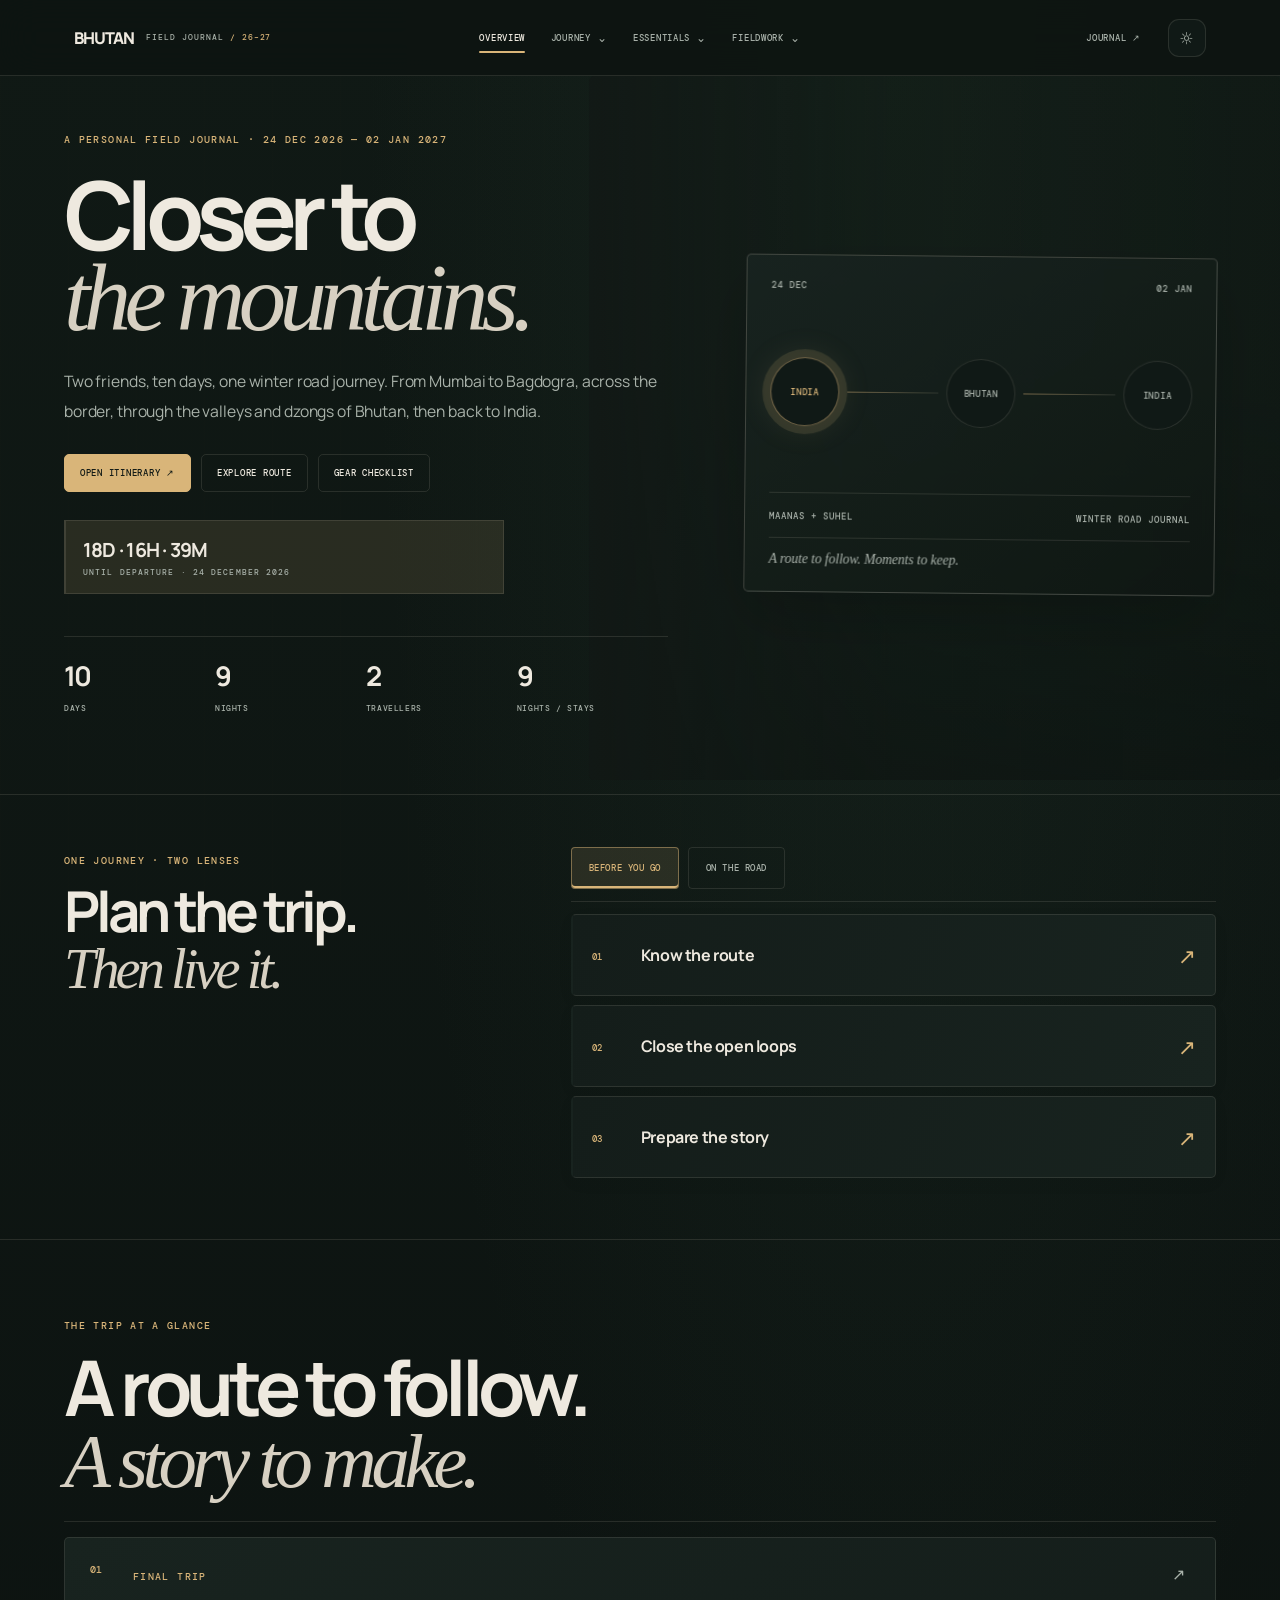
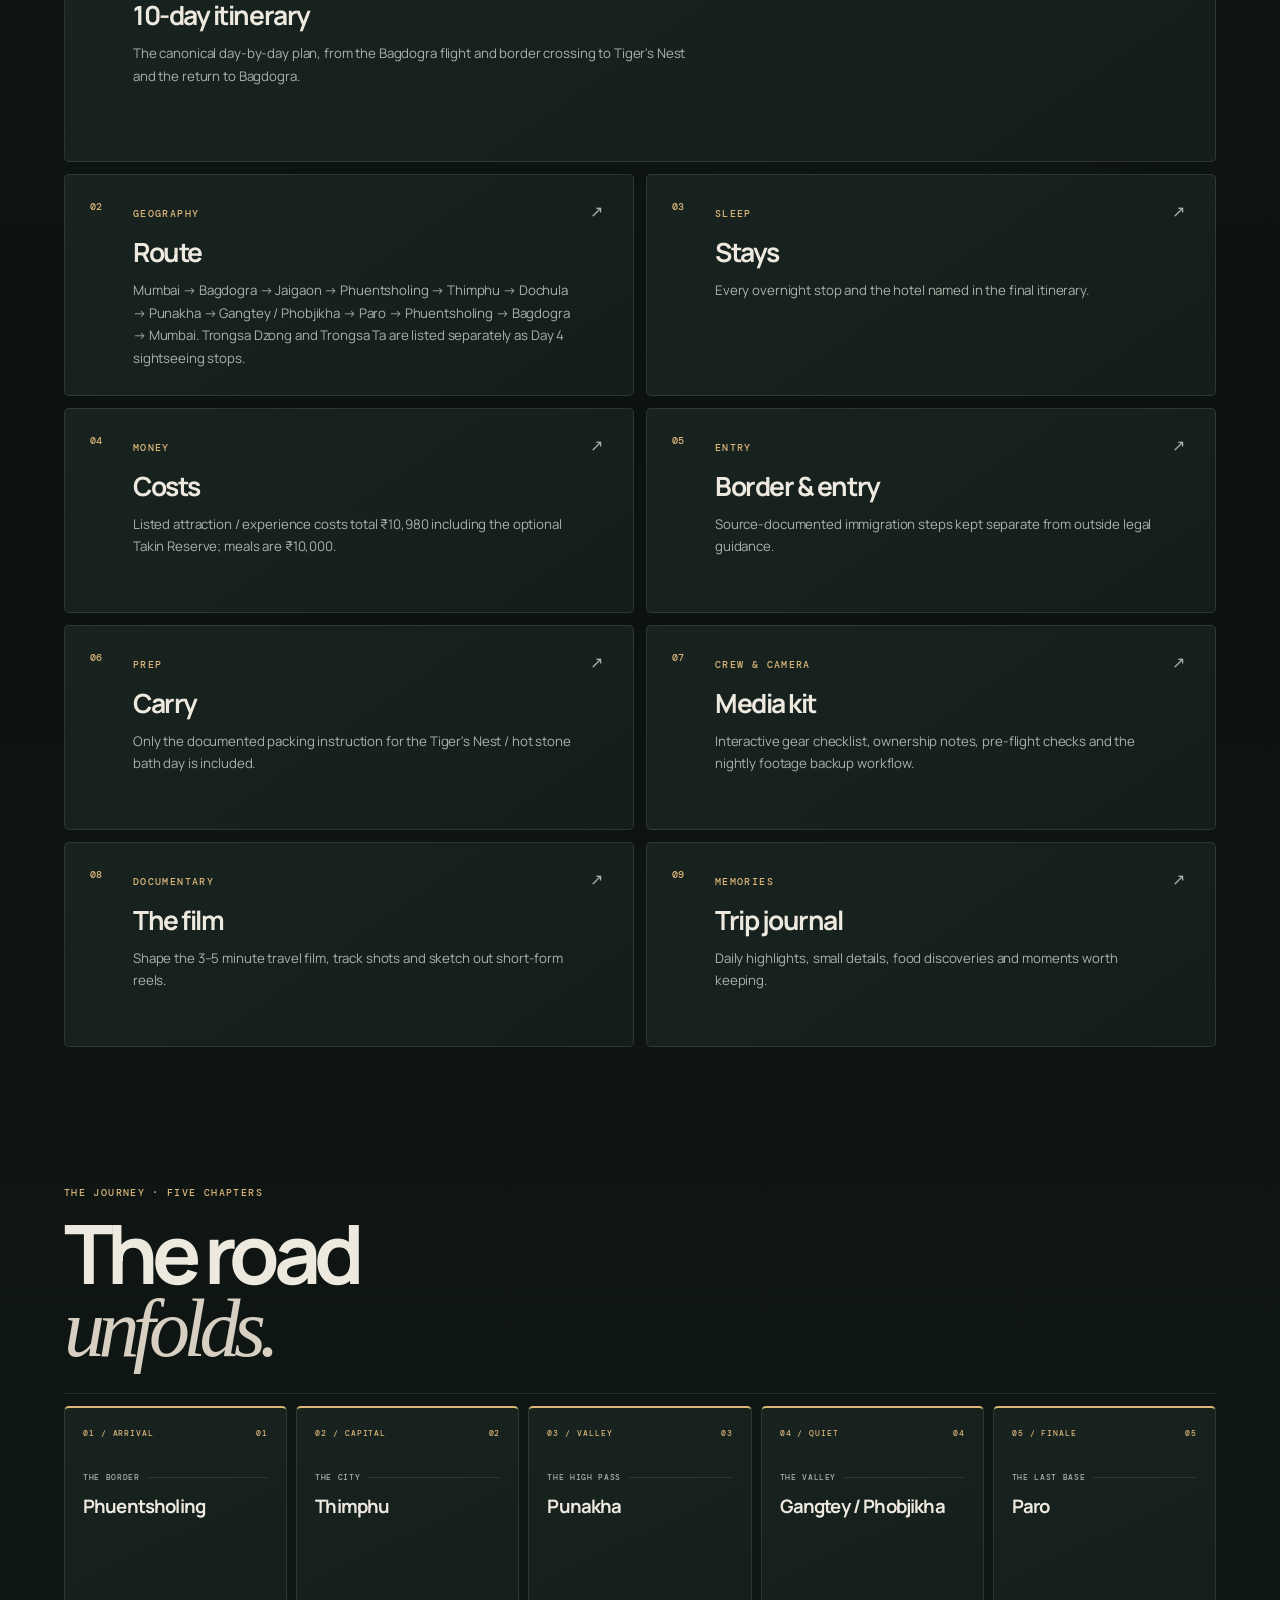
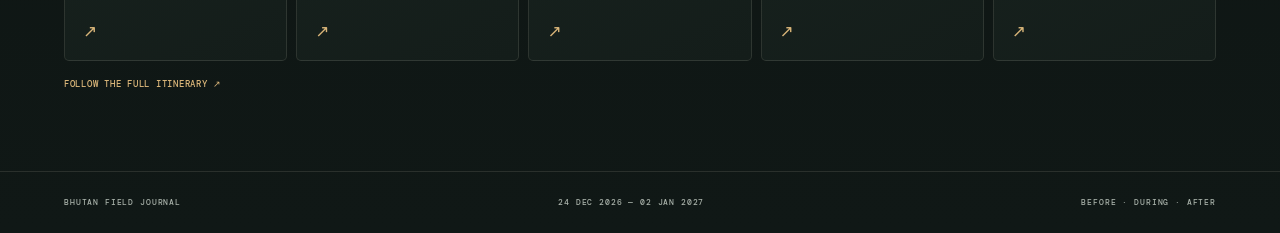
<file: index.html>
<!doctype html>
<html lang="en">
<head>
<meta charset="utf-8"><meta name="viewport" content="width=device-width,initial-scale=1">
<meta name="theme-color" content="#0a0f14">
<title>Bhutan / 24 Dec 2026 — 02 Jan 2027</title>
<script>try{const mode=localStorage.getItem("bhutan-theme");document.documentElement.dataset.theme=mode==="light"?"bhutan-light":"bhutan-dark"}catch(e){document.documentElement.dataset.theme="bhutan-dark"}</script><link rel="stylesheet" href="styles.css?v=bhutan-mode-1">
</head>
<body>
<nav class="site-nav"><a class="brand" href="index.html"><strong>BHUTAN</strong><span>FIELD JOURNAL <i>/ 26–27</i></span></a>
<div class="navlinks" aria-label="Site sections"><a href="index.html">Overview</a>
<details class="nav-group"><summary>Journey <span>⌄</span></summary><div class="nav-menu"><a href="itinerary.html">Itinerary<small>Day by day</small></a><a href="route.html">Route &amp; map<small>Places and road links</small></a></div></details>
<details class="nav-group"><summary>Essentials <span>⌄</span></summary><div class="nav-menu"><a href="budget.html">Budget<small>Known costs</small></a><a href="stays.html">Stays<small>Where we sleep</small></a><a href="permits.html">Entry<small>Border notes</small></a><a href="packing.html">Packing<small>What to carry</small></a><a href="food.html">Food<small>Things to taste</small></a></div></details>
<details class="nav-group"><summary>Fieldwork <span>⌄</span></summary><div class="nav-menu"><a href="gear.html">Gear desk<small>Kit and backups</small></a><a href="film.html">The film<small>Shots and reels</small></a><a href="journal.html">Trip journal<small>Notes and memories</small></a></div></details></div>
<div class="nav-actions"><a class="journal-shortcut" href="journal.html">Journal ↗</a><details id="themePicker" class="theme-picker"><summary id="themeToggle" class="theme-toggle" aria-expanded="false" aria-controls="themeMenu"><span class="theme-dot"></span><span id="themeLabel">Bhutan</span><span>⌄</span></summary>
<div id="themeMenu" class="theme-menu">
<button class="theme-option" type="button" data-theme="bhutan" aria-pressed="true"><span class="theme-colors"><i style="background:#101915"></i><i style="background:#18231f"></i><i style="background:#d9b579"></i><i style="background:#d7d0c2"></i></span><span class="theme-option-copy"><b>Bhutan</b><small>Field green · warm parchment</small></span></button>
<button class="theme-option" type="button" data-theme="aurora" aria-pressed="false"><span class="theme-colors"><i style="background:#031517"></i><i style="background:#073b3a"></i><i style="background:#42f5d0"></i><i style="background:#78ffe2"></i></span><span class="theme-option-copy"><b>Aurora</b><small>Electric mint · luminous cyan</small></span></button>
<button class="theme-option" type="button" data-theme="forest" aria-pressed="false"><span class="theme-colors"><i style="background:#041309"></i><i style="background:#0a321c"></i><i style="background:#31ed8c"></i><i style="background:#71ffb2"></i></span><span class="theme-option-copy"><b>Forest</b><small>Emerald · vivid jade</small></span></button>
<button class="theme-option" type="button" data-theme="rose" aria-pressed="false"><span class="theme-colors"><i style="background:#160912"></i><i style="background:#321326"></i><i style="background:#ff78ad"></i><i style="background:#ff9fc5"></i></span><span class="theme-option-copy"><b>Rose</b><small>Deep plum · vibrant rose</small></span></button>
<button class="theme-option" type="button" data-theme="ocean" aria-pressed="false"><span class="theme-colors"><i style="background:#03101b"></i><i style="background:#07304a"></i><i style="background:#24d9ff"></i><i style="background:#5fe8ff"></i></span><span class="theme-option-copy"><b>Ocean</b><small>Deep blue · electric aqua</small></span></button>
<button class="theme-option" type="button" data-theme="graphite" aria-pressed="false"><span class="theme-colors"><i style="background:#0c0e11"></i><i style="background:#20242a"></i><i style="background:#e1e6ed"></i><i style="background:#aeb8c4"></i></span><span class="theme-option-copy"><b>Graphite</b><small>Silver monochrome · crisp</small></span></button>
</div></details></div></nav>
<main class="home-main">
<section class="home-hero">
<div class="hero-copy">
<div class="eyebrow">A PERSONAL FIELD JOURNAL · 24 DEC 2026 — 02 JAN 2027</div>
<h1>Closer to<br><i>the mountains.</i></h1>
<p class="lede">Two friends, ten days, one winter road journey. From Mumbai to Bagdogra, across the border, through the valleys and dzongs of Bhutan, then back to India.</p>
<div class="actions"><a class="btn primary" href="itinerary.html">Open itinerary ↗</a><a class="btn" href="route.html">Explore route</a><a class="btn" href="gear.html">Gear checklist</a></div><div class="countdown"><b id="countdown">Loading trip countdown…</b><span>UNTIL DEPARTURE · 24 DECEMBER 2026</span></div>
<div class="stats"><div><b>10</b><span>DAYS</span></div><div><b>9</b><span>NIGHTS</span></div><div><b>2</b><span>TRAVELLERS</span></div><div><b>9</b><span>NIGHTS / STAYS</span></div></div>
</div>
<div class="hero-card"><div class="hero-card-top"><span>24 DEC</span><span>02 JAN</span></div><div class="hero-route"><div class="hero-node active">INDIA</div><div class="hero-line"></div><div class="hero-node">BHUTAN</div><div class="hero-line"></div><div class="hero-node">INDIA</div></div><div class="hero-card-foot"><span>MAANAS + SUHEL</span><span>WINTER ROAD JOURNAL</span></div><div class="hero-card-caption">A route to follow. Moments to keep.</div></div>
</section>

<section class="mode-switcher" id="trip-modes">
  <div class="mode-intro"><span class="eyebrow">ONE JOURNEY · TWO LENSES</span><h2>Plan the trip.<br><i>Then live it.</i></h2></div>
  <div class="mode-workspace">
    <div class="mode-tabs" role="tablist" aria-label="Trip view"><button id="trip-plan-tab" type="button" data-home-mode="planning" role="tab" aria-selected="true" aria-controls="trip-plan-panel">Before you go</button><button id="trip-road-tab" type="button" data-home-mode="field" role="tab" aria-selected="false" aria-controls="trip-road-panel">On the road</button></div>
    <section id="trip-plan-panel" class="mode-panel" data-mode-panel="planning" role="tabpanel" aria-labelledby="trip-plan-tab">
      <a class="mode-status mode-status-link" href="itinerary.html" aria-label="Open day-by-day itinerary"><span class="status-mark">01</span><span class="mode-status-copy"><b>Know the route</b></span><span class="mode-status-arrow" aria-hidden="true">↗</span></a>
      <a class="mode-status mode-status-link" href="packing.html" aria-label="Open packing list"><span class="status-mark">02</span><span class="mode-status-copy"><b>Close the open loops</b></span><span class="mode-status-arrow" aria-hidden="true">↗</span></a>
      <a class="mode-status mode-status-link" href="film.html" aria-label="Open film planner"><span class="status-mark">03</span><span class="mode-status-copy"><b>Prepare the story</b></span><span class="mode-status-arrow" aria-hidden="true">↗</span></a>
    </section>
    <section id="trip-road-panel" class="mode-panel" data-mode-panel="field" role="tabpanel" aria-labelledby="trip-road-tab" hidden>
      <div class="field-quick-grid">
        <a href="itinerary.html"><span>01 / TODAY</span><b>Day plan</b></a>
        <a href="route.html"><span>02 / WHERE</span><b>Map</b></a>
        <a href="stays.html"><span>03 / SLEEP</span><b>Stays</b></a>
        <a href="permits.html"><span>04 / BORDER</span><b>Entry notes</b></a>
        <a href="gear.html"><span>05 / KIT</span><b>Gear desk</b></a>
        <a href="journal.html"><span>06 / KEEP</span><b>Capture the day</b></a>
      </div>
      
    </section>
  </div>
</section>
<section class="home-dashboard">
<div class="dash-intro"><span class="eyebrow">THE TRIP AT A GLANCE</span><h2>A route to follow.<br><i>A story to make.</i></h2></div>
<div class="dash-grid">
<a class="dash-card wide" href="itinerary.html"><div class="dash-index">01</div><div><span class="tag">FINAL TRIP</span><h3>10-day itinerary</h3><p>The canonical day-by-day plan, from the Bagdogra flight and border crossing to Tiger's Nest and the return to Bagdogra.</p></div><span class="dash-arrow">↗</span></a>
<a class="dash-card" href="route.html"><div class="dash-index">02</div><div><span class="tag">GEOGRAPHY</span><h3>Route</h3><p>Mumbai → Bagdogra → Jaigaon → Phuentsholing → Thimphu → Dochula → Punakha → Gangtey / Phobjikha → Paro → Phuentsholing → Bagdogra → Mumbai. Trongsa Dzong and Trongsa Ta are listed separately as Day 4 sightseeing stops.</p></div><span class="dash-arrow">↗</span></a>
<a class="dash-card" href="stays.html"><div class="dash-index">03</div><div><span class="tag">SLEEP</span><h3>Stays</h3><p>Every overnight stop and the hotel named in the final itinerary.</p></div><span class="dash-arrow">↗</span></a>
<a class="dash-card" href="budget.html"><div class="dash-index">04</div><div><span class="tag">MONEY</span><h3>Costs</h3><p>Listed attraction / experience costs total ₹10,980 including the optional Takin Reserve; meals are ₹10,000.</p></div><span class="dash-arrow">↗</span></a>
<a class="dash-card" href="permits.html"><div class="dash-index">05</div><div><span class="tag">ENTRY</span><h3>Border & entry</h3><p>Source-documented immigration steps kept separate from outside legal guidance.</p></div><span class="dash-arrow">↗</span></a>
<a class="dash-card" href="packing.html"><div class="dash-index">06</div><div><span class="tag">PREP</span><h3>Carry</h3><p>Only the documented packing instruction for the Tiger's Nest / hot stone bath day is included.</p></div><span class="dash-arrow">↗</span></a>
<a class="dash-card" href="gear.html"><div class="dash-index">07</div><div><span class="tag">CREW & CAMERA</span><h3>Media kit</h3><p>Interactive gear checklist, ownership notes, pre-flight checks and the nightly footage backup workflow.</p></div><span class="dash-arrow">↗</span></a>
<a class="dash-card" href="film.html"><div class="dash-index">08</div><div><span class="tag">DOCUMENTARY</span><h3>The film</h3><p>Shape the 3–5 minute travel film, track shots and sketch out short-form reels.</p></div><span class="dash-arrow">↗</span></a>
<a class="dash-card" href="journal.html"><div class="dash-index">09</div><div><span class="tag">MEMORIES</span><h3>Trip journal</h3><p>Daily highlights, small details, food discoveries and moments worth keeping.</p></div><span class="dash-arrow">↗</span></a></div></section>
<section class="home-moments" aria-labelledby="home-moments-title">
  <div class="moments-head">
    <div><span class="tag">THE JOURNEY · FIVE CHAPTERS</span><h2 id="home-moments-title">The road<br><i>unfolds.</i></h2></div>
    
  </div>
  <ol class="moments-track">
    <li><a class="moment-card" href="itinerary.html"><span class="moment-meta"><span>01 / ARRIVAL</span><span>01</span></span><span class="moment-sequence">THE BORDER</span><h3>Phuentsholing</h3><span class="moment-arrow" aria-hidden="true">↗</span></a></li>
    <li><a class="moment-card" href="itinerary.html"><span class="moment-meta"><span>02 / CAPITAL</span><span>02</span></span><span class="moment-sequence">THE CITY</span><h3>Thimphu</h3><span class="moment-arrow" aria-hidden="true">↗</span></a></li>
    <li><a class="moment-card" href="itinerary.html"><span class="moment-meta"><span>03 / VALLEY</span><span>03</span></span><span class="moment-sequence">THE HIGH PASS</span><h3>Punakha</h3><span class="moment-arrow" aria-hidden="true">↗</span></a></li>
    <li><a class="moment-card" href="itinerary.html"><span class="moment-meta"><span>04 / QUIET</span><span>04</span></span><span class="moment-sequence">THE VALLEY</span><h3>Gangtey / Phobjikha</h3><span class="moment-arrow" aria-hidden="true">↗</span></a></li>
    <li><a class="moment-card" href="itinerary.html"><span class="moment-meta"><span>05 / FINALE</span><span>05</span></span><span class="moment-sequence">THE LAST BASE</span><h3>Paro</h3><span class="moment-arrow" aria-hidden="true">↗</span></a></li>
  </ol>
  <div class="moments-foot"><a class="moments-link" href="itinerary.html">Follow the full itinerary ↗</a></div>
</section>
</main>
<footer class="site-footer"><span>BHUTAN FIELD JOURNAL</span><span>24 DEC 2026 — 02 JAN 2027</span><span>BEFORE · DURING · AFTER</span></footer>
<script>const target=new Date("2026-12-24T00:00:00+05:30");function tick(){const n=new Date();const d=target-n;if(d<=0){document.getElementById("countdown").textContent="THE TRIP IS HERE";return}const days=Math.floor(d/86400000),hours=Math.floor(d%86400000/3600000),mins=Math.floor(d%3600000/60000);document.getElementById("countdown").textContent=days+"D · "+hours+"H · "+mins+"M"}tick();setInterval(tick,30000);</script><script src="theme.js?v=bhutan-mode-1"></script>
</body></html>
</file>
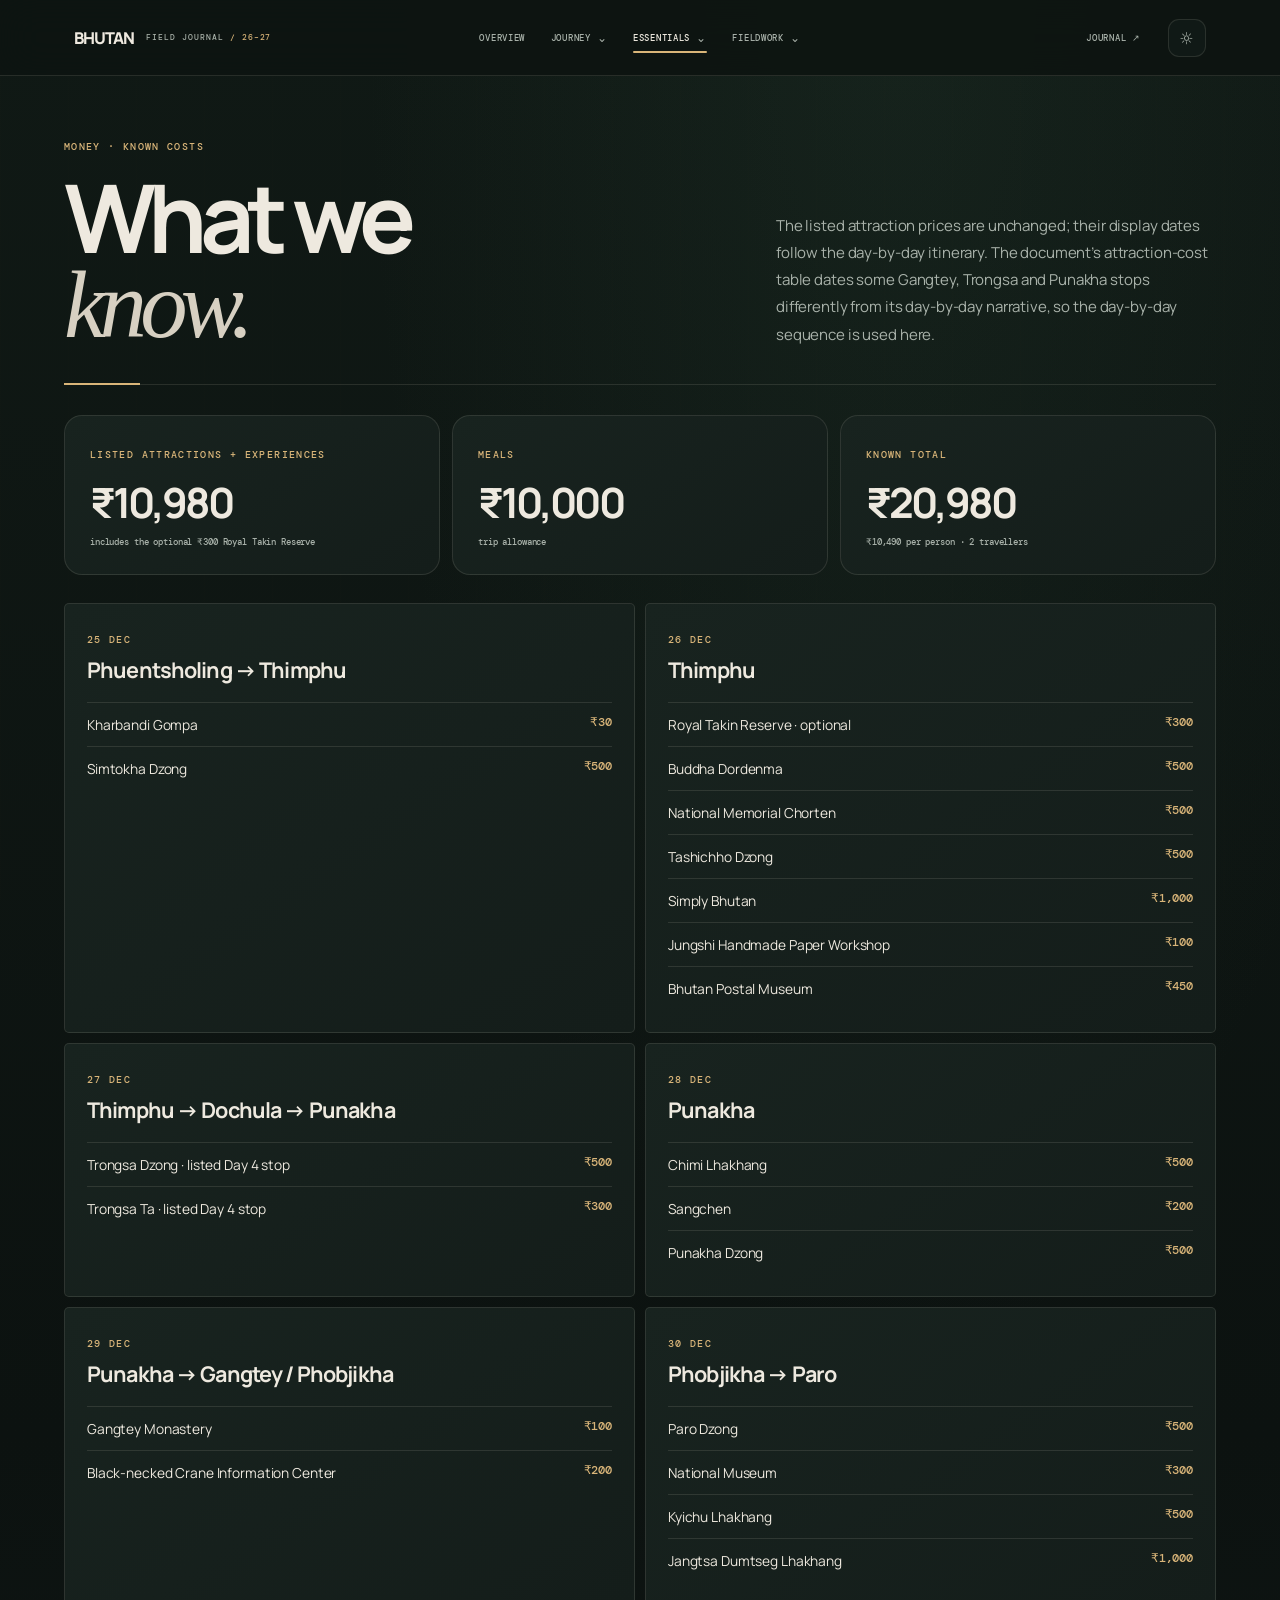
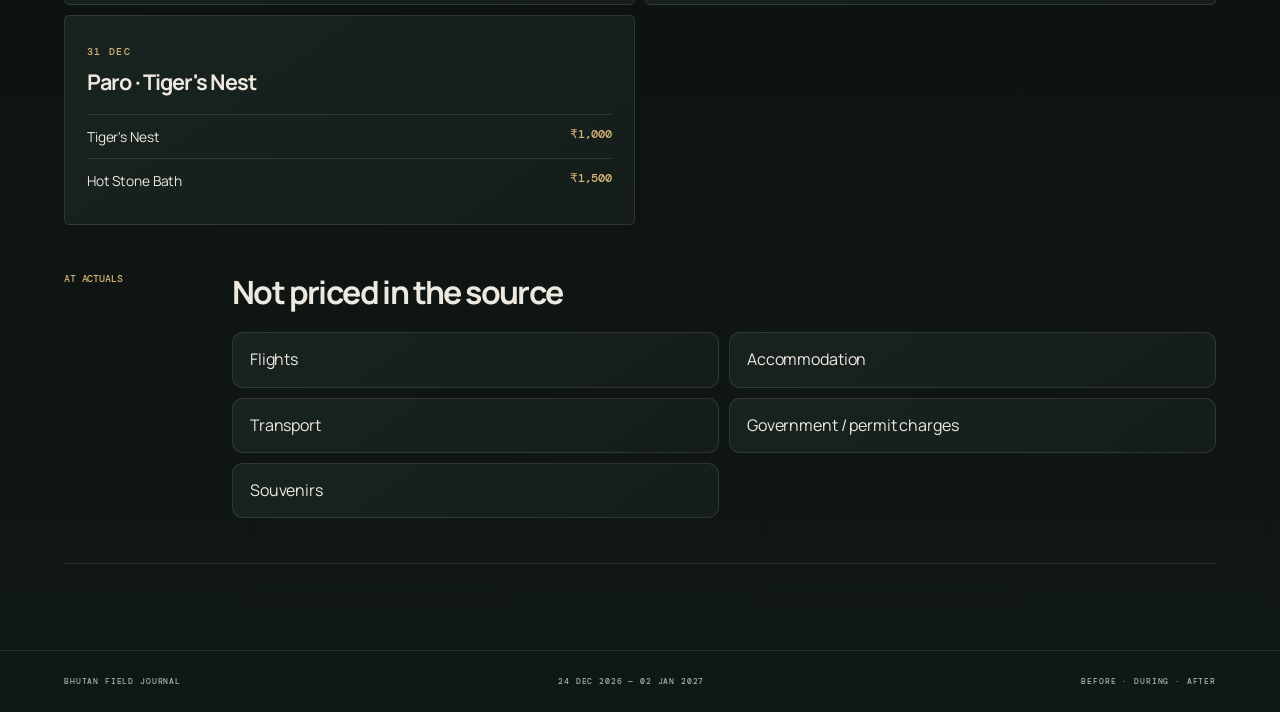
<file: budget.html>
<!doctype html><html lang="en"><head><meta charset="utf-8"><meta name="viewport" content="width=device-width,initial-scale=1"><meta name="theme-color" content="#0a0f14"><title>Budget · Bhutan</title><script>try{const mode=localStorage.getItem("bhutan-theme");document.documentElement.dataset.theme=mode==="light"?"bhutan-light":"bhutan-dark"}catch(e){document.documentElement.dataset.theme="bhutan-dark"}</script><link rel="stylesheet" href="styles.css?v=bhutan-mode-1">
</head>
<body><nav class="site-nav"><a class="brand" href="index.html"><strong>BHUTAN</strong><span>FIELD JOURNAL <i>/ 26–27</i></span></a>
<div class="navlinks" aria-label="Site sections"><a href="index.html">Overview</a><details class="nav-group"><summary>Journey <span>⌄</span></summary><div class="nav-menu"><a href="itinerary.html">Itinerary<small>Day by day</small></a><a href="route.html">Route &amp; map<small>Places and road links</small></a></div></details>
<details class="nav-group"><summary>Essentials <span>⌄</span></summary><div class="nav-menu"><a href="budget.html">Budget<small>Known costs</small></a><a href="stays.html">Stays<small>Where we sleep</small></a><a href="permits.html">Entry<small>Border notes</small></a><a href="packing.html">Packing<small>What to carry</small></a><a href="food.html">Food<small>Things to taste</small></a></div></details>
<details class="nav-group"><summary>Fieldwork <span>⌄</span></summary><div class="nav-menu"><a href="gear.html">Gear desk<small>Kit and backups</small></a><a href="film.html">The film<small>Shots and reels</small></a><a href="journal.html">Trip journal<small>Notes and memories</small></a></div></details></div>
<div class="nav-actions"><a class="journal-shortcut" href="journal.html">Journal ↗</a><details id="themePicker" class="theme-picker"><summary id="themeToggle" class="theme-toggle" aria-expanded="false" aria-controls="themeMenu"><span class="theme-dot" aria-hidden="true"></span><span id="themeLabel">Bhutan</span><span>⌄</span></summary><div id="themeMenu" class="theme-menu">
<button class="theme-option" type="button" data-theme="bhutan" aria-pressed="true"><span class="theme-colors"><i style="background:#101915"></i><i style="background:#18231f"></i><i style="background:#d9b579"></i><i style="background:#d7d0c2"></i></span><span class="theme-option-copy"><b>Bhutan</b><small>Field green · warm parchment</small></span></button>
<button class="theme-option" type="button" data-theme="aurora" aria-pressed="false"><span class="theme-colors"><i style="background:#031517"></i><i style="background:#073b3a"></i><i style="background:#42f5d0"></i><i style="background:#78ffe2"></i></span><span class="theme-option-copy"><b>Aurora</b><small>Electric mint · luminous cyan</small></span></button>
<button class="theme-option" type="button" data-theme="forest" aria-pressed="false"><span class="theme-colors"><i style="background:#041309"></i><i style="background:#0a321c"></i><i style="background:#31ed8c"></i><i style="background:#71ffb2"></i></span><span class="theme-option-copy"><b>Forest</b><small>Emerald · vivid jade</small></span></button>
<button class="theme-option" type="button" data-theme="rose" aria-pressed="false"><span class="theme-colors"><i style="background:#160912"></i><i style="background:#321326"></i><i style="background:#ff78ad"></i><i style="background:#ff9fc5"></i></span><span class="theme-option-copy"><b>Rose</b><small>Deep plum · vibrant rose</small></span></button>
<button class="theme-option" type="button" data-theme="ocean" aria-pressed="false"><span class="theme-colors"><i style="background:#03101b"></i><i style="background:#07304a"></i><i style="background:#24d9ff"></i><i style="background:#5fe8ff"></i></span><span class="theme-option-copy"><b>Ocean</b><small>Deep blue · electric aqua</small></span></button>
<button class="theme-option" type="button" data-theme="graphite" aria-pressed="false"><span class="theme-colors"><i style="background:#0c0e11"></i><i style="background:#20242a"></i><i style="background:#e1e6ed"></i><i style="background:#aeb8c4"></i></span><span class="theme-option-copy"><b>Graphite</b><small>Silver monochrome · crisp</small></span></button>
</div></details></div></nav>
<main class="page-wrap"><header class="page-head"><div><div class="eyebrow">MONEY · KNOWN COSTS</div><h1>What we<br><i>know.</i></h1></div><p>The listed attraction prices are unchanged; their display dates follow the day-by-day itinerary. The document’s attraction-cost table dates some Gangtey, Trongsa and Punakha stops differently from its day-by-day narrative, so the day-by-day sequence is used here.</p></header>
<section class="cost-hero"><div><span class="tag">LISTED ATTRACTIONS + EXPERIENCES</span><strong>₹10,980</strong><small>includes the optional ₹300 Royal Takin Reserve</small></div><div><span class="tag">MEALS</span><strong>₹10,000</strong><small>trip allowance</small></div><div><span class="tag">KNOWN TOTAL</span><strong>₹20,980</strong><small>₹10,490 per person · 2 travellers</small></div></section>
<div class="cost-grid">
<article class="cost-group"><div class="cost-group-head"><span class="tag">25 DEC</span><h2>Phuentsholing → Thimphu</h2></div><div class="cost-row"><span>Kharbandi Gompa</span><b>₹30</b></div><div class="cost-row"><span>Simtokha Dzong</span><b>₹500</b></div></article>
<article class="cost-group"><div class="cost-group-head"><span class="tag">26 DEC</span><h2>Thimphu</h2></div><div class="cost-row"><span>Royal Takin Reserve · optional</span><b>₹300</b></div><div class="cost-row"><span>Buddha Dordenma</span><b>₹500</b></div><div class="cost-row"><span>National Memorial Chorten</span><b>₹500</b></div><div class="cost-row"><span>Tashichho Dzong</span><b>₹500</b></div><div class="cost-row"><span>Simply Bhutan</span><b>₹1,000</b></div><div class="cost-row"><span>Jungshi Handmade Paper Workshop</span><b>₹100</b></div><div class="cost-row"><span>Bhutan Postal Museum</span><b>₹450</b></div></article>
<article class="cost-group"><div class="cost-group-head"><span class="tag">27 DEC</span><h2>Thimphu → Dochula → Punakha</h2></div><div class="cost-row"><span>Trongsa Dzong · listed Day 4 stop</span><b>₹500</b></div><div class="cost-row"><span>Trongsa Ta · listed Day 4 stop</span><b>₹300</b></div></article>
<article class="cost-group"><div class="cost-group-head"><span class="tag">28 DEC</span><h2>Punakha</h2></div><div class="cost-row"><span>Chimi Lhakhang</span><b>₹500</b></div><div class="cost-row"><span>Sangchen</span><b>₹200</b></div><div class="cost-row"><span>Punakha Dzong</span><b>₹500</b></div></article>
<article class="cost-group"><div class="cost-group-head"><span class="tag">29 DEC</span><h2>Punakha → Gangtey / Phobjikha</h2></div><div class="cost-row"><span>Gangtey Monastery</span><b>₹100</b></div><div class="cost-row"><span>Black-necked Crane Information Center</span><b>₹200</b></div></article>
<article class="cost-group"><div class="cost-group-head"><span class="tag">30 DEC</span><h2>Phobjikha → Paro</h2></div><div class="cost-row"><span>Paro Dzong</span><b>₹500</b></div><div class="cost-row"><span>National Museum</span><b>₹300</b></div><div class="cost-row"><span>Kyichu Lhakhang</span><b>₹500</b></div><div class="cost-row"><span>Jangtsa Dumtseg Lhakhang</span><b>₹1,000</b></div></article>
<article class="cost-group"><div class="cost-group-head"><span class="tag">31 DEC</span><h2>Paro · Tiger's Nest</h2></div><div class="cost-row"><span>Tiger's Nest</span><b>₹1,000</b></div><div class="cost-row"><span>Hot Stone Bath</span><b>₹1,500</b></div></article>
</div>
<section class="day"><div class="dayno">AT ACTUALS</div><div><h2>Not priced in the source</h2><div class="items"><div class="item">Flights</div><div class="item">Accommodation</div><div class="item">Transport</div><div class="item">Government / permit charges</div><div class="item">Souvenirs</div></div></div></section>
</main><footer class="site-footer"><span>BHUTAN FIELD JOURNAL</span><span>24 DEC 2026 — 02 JAN 2027</span><span>BEFORE · DURING · AFTER</span></footer><script src="theme.js?v=bhutan-mode-1"></script>
</body></html>
</file>
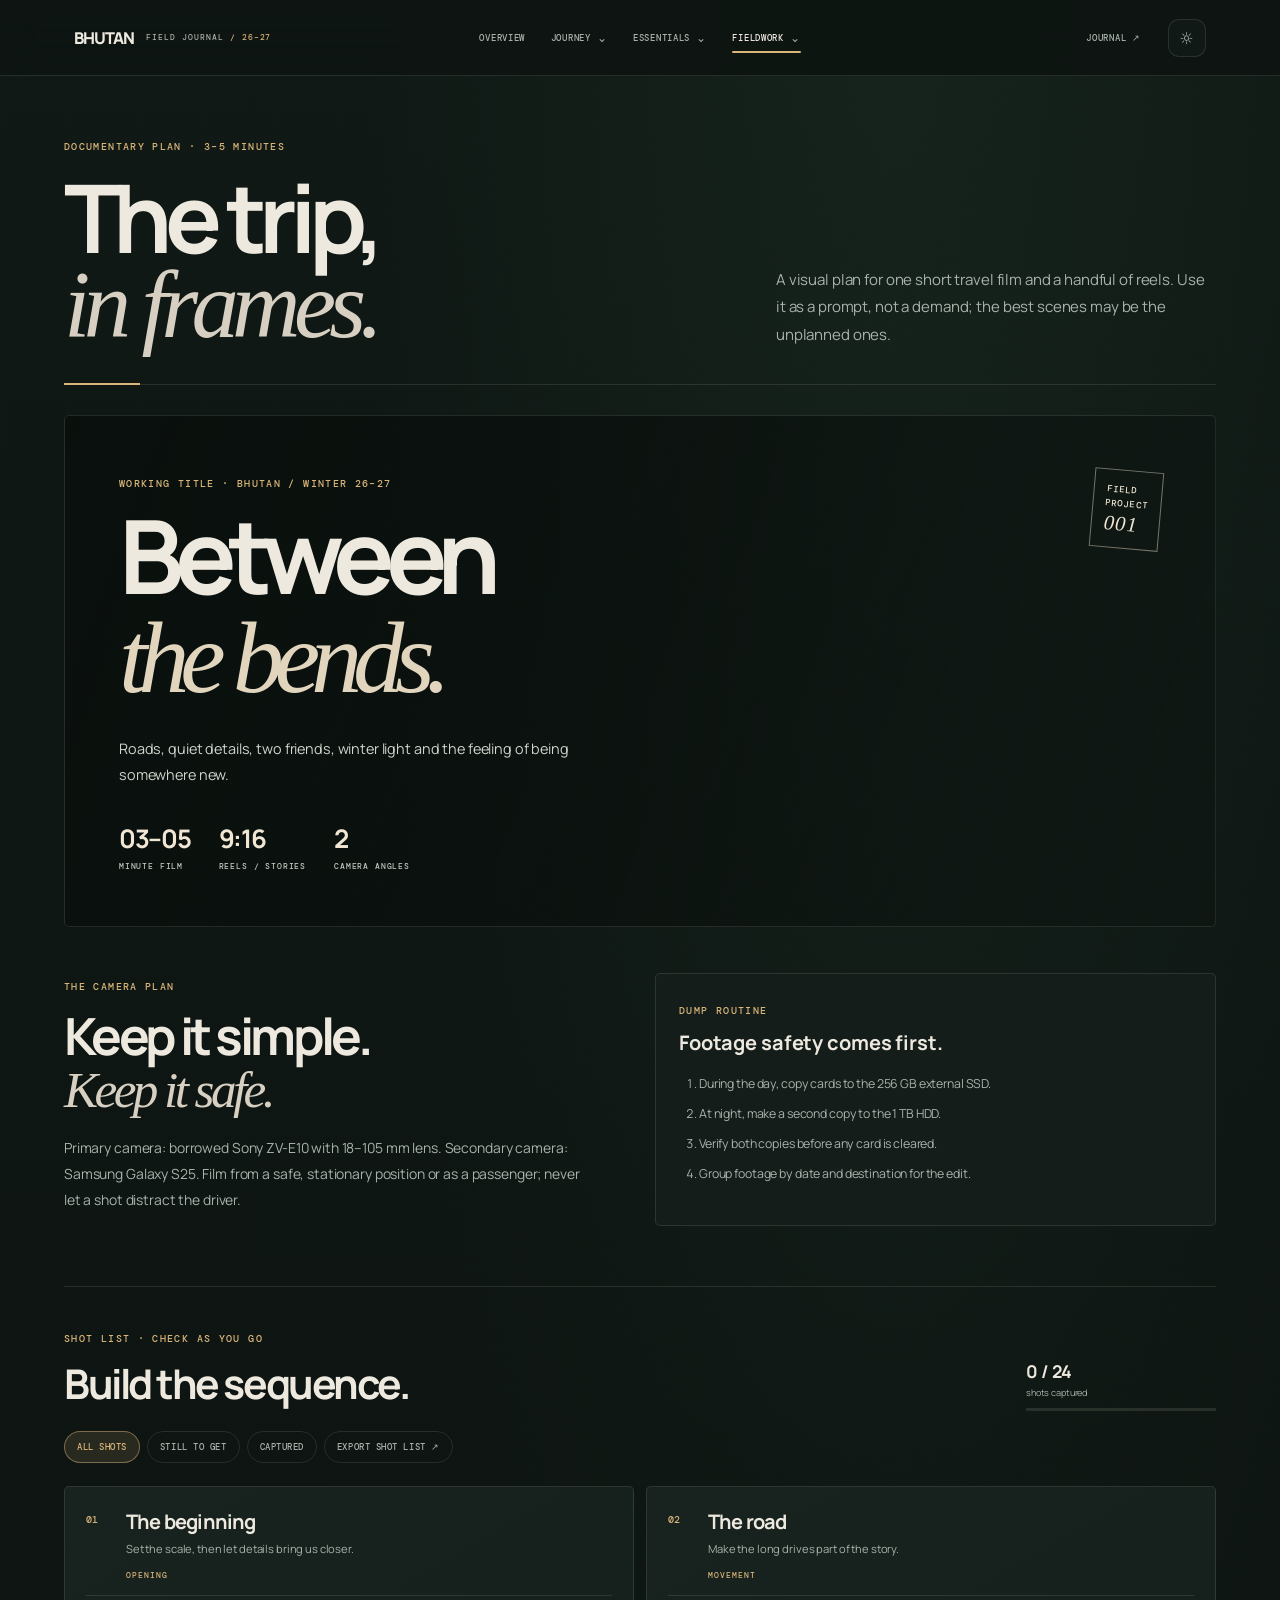
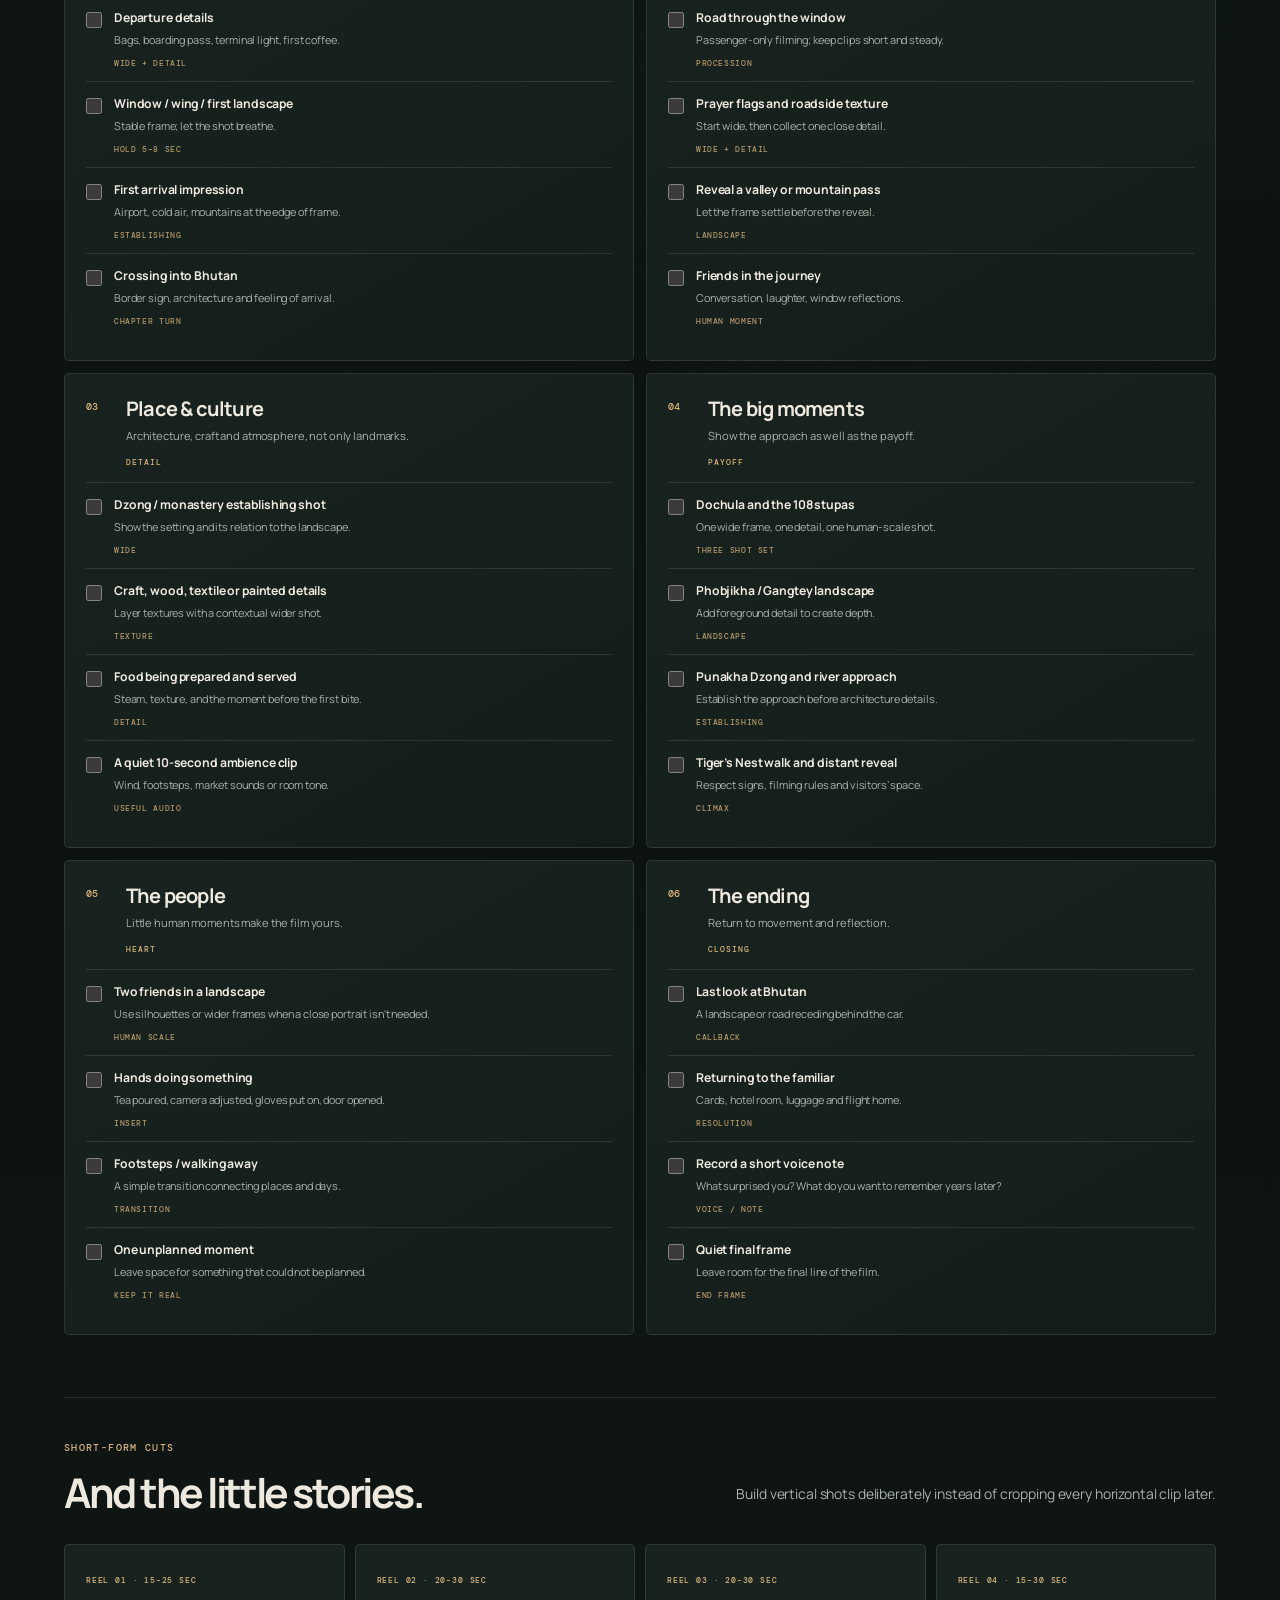
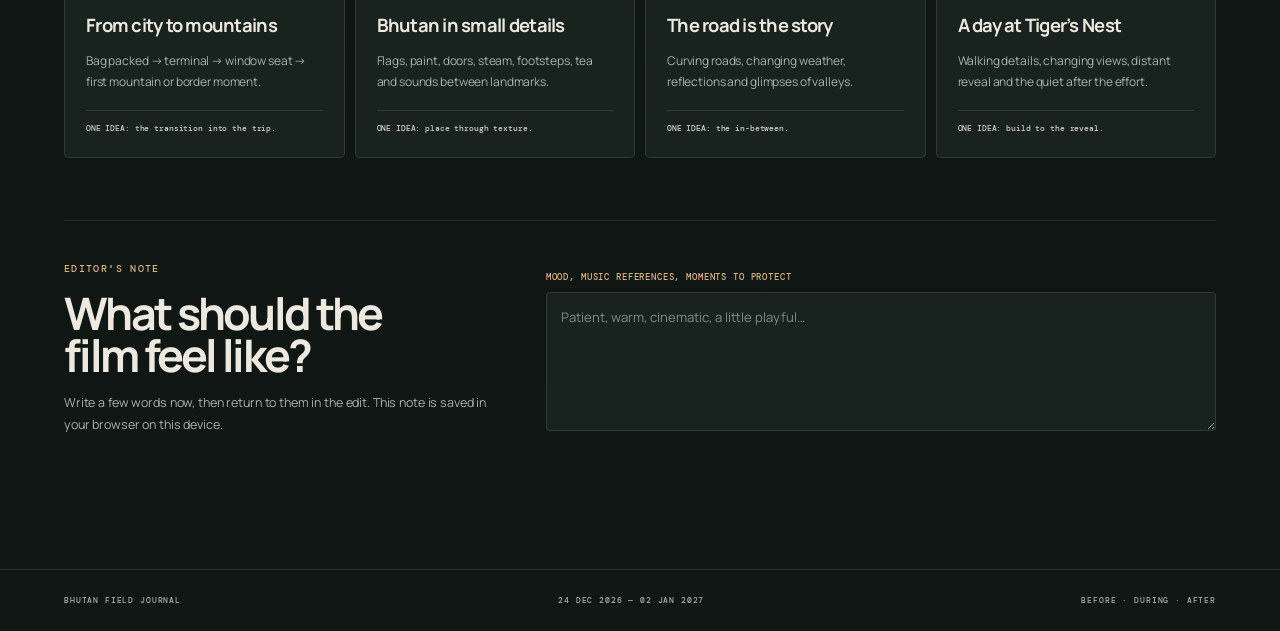
<file: film.html>
<!doctype html><html lang="en"><head><meta charset="utf-8"><meta name="viewport" content="width=device-width,initial-scale=1"><meta name="theme-color" content="#101915"><title>The film · Bhutan Field Journal</title><script>try{const mode=localStorage.getItem("bhutan-theme");document.documentElement.dataset.theme=mode==="light"?"bhutan-light":"bhutan-dark"}catch(e){document.documentElement.dataset.theme="bhutan-dark"}</script><link rel="stylesheet" href="styles.css?v=bhutan-mode-1"></head><body><nav></nav><main class="page-wrap"><header class="page-head"><div><div class="eyebrow">DOCUMENTARY PLAN · 3–5 MINUTES</div><h1>The trip,<br><i>in frames.</i></h1></div><p>A visual plan for one short travel film and a handful of reels. Use it as a prompt, not a demand; the best scenes may be the unplanned ones.</p></header>
<section class="film-cover"><div class="film-cover-copy"><span class="eyebrow">WORKING TITLE · BHUTAN / WINTER 26–27</span><h2>Between<br><i>the bends.</i></h2><p>Roads, quiet details, two friends, winter light and the feeling of being somewhere new.</p><div class="film-specs"><span><b>03–05</b><small>MINUTE FILM</small></span><span><b>9:16</b><small>REELS / STORIES</small></span><span><b>2</b><small>CAMERA ANGLES</small></span></div></div><div class="film-cover-stamp">FIELD<br>PROJECT<br><i>001</i></div></section>
<section class="film-setup"><div class="setup-copy"><span class="eyebrow">THE CAMERA PLAN</span><h2>Keep it simple.<br><i>Keep it safe.</i></h2><p>Primary camera: borrowed Sony ZV-E10 with 18–105 mm lens. Secondary camera: Samsung Galaxy S25. Film from a safe, stationary position or as a passenger; never let a shot distract the driver.</p></div><div class="setup-card"><span class="tag">DUMP ROUTINE</span><h3>Footage safety comes first.</h3><ol><li>During the day, copy cards to the 256 GB external SSD.</li><li>At night, make a second copy to the 1 TB HDD.</li><li>Verify both copies before any card is cleared.</li><li>Group footage by date and destination for the edit.</li></ol></div></section>
<section class="film-shot-section"><div class="section-title-row"><div><span class="eyebrow">SHOT LIST · CHECK AS YOU GO</span><h2>Build the sequence.</h2></div><div class="shot-progress"><strong id="shotProgress">0 / 24</strong><span>shots captured</span><div class="progress-track"><div class="progress-fill" id="shotProgressFill"></div></div></div></div>
<div class="shot-toolbar"><button type="button" class="btn is-active" data-shot-filter="all">All shots</button><button type="button" class="btn" data-shot-filter="open">Still to get</button><button type="button" class="btn" data-shot-filter="done">Captured</button><button type="button" class="btn" id="exportShots">Export shot list ↗</button></div><div class="shot-groups"><section class="shot-group"><div class="shot-group-head"><span>01</span><div><h3>The beginning</h3><p>Set the scale, then let details bring us closer.</p></div><small>OPENING</small></div><label class="shot-row"><input type="checkbox" data-shot="departure"><span><b>Departure details</b><small>Bags, boarding pass, terminal light, first coffee.</small></span><em>WIDE + DETAIL</em></label><label class="shot-row"><input type="checkbox" data-shot="window"><span><b>Window / wing / first landscape</b><small>Stable frame; let the shot breathe.</small></span><em>HOLD 5–8 SEC</em></label><label class="shot-row"><input type="checkbox" data-shot="arrival"><span><b>First arrival impression</b><small>Airport, cold air, mountains at the edge of frame.</small></span><em>ESTABLISHING</em></label><label class="shot-row"><input type="checkbox" data-shot="border"><span><b>Crossing into Bhutan</b><small>Border sign, architecture and feeling of arrival.</small></span><em>CHAPTER TURN</em></label></section><section class="shot-group"><div class="shot-group-head"><span>02</span><div><h3>The road</h3><p>Make the long drives part of the story.</p></div><small>MOVEMENT</small></div><label class="shot-row"><input type="checkbox" data-shot="road"><span><b>Road through the window</b><small>Passenger-only filming; keep clips short and steady.</small></span><em>PROCESSION</em></label><label class="shot-row"><input type="checkbox" data-shot="flags"><span><b>Prayer flags and roadside texture</b><small>Start wide, then collect one close detail.</small></span><em>WIDE + DETAIL</em></label><label class="shot-row"><input type="checkbox" data-shot="valley"><span><b>Reveal a valley or mountain pass</b><small>Let the frame settle before the reveal.</small></span><em>LANDSCAPE</em></label><label class="shot-row"><input type="checkbox" data-shot="friends"><span><b>Friends in the journey</b><small>Conversation, laughter, window reflections.</small></span><em>HUMAN MOMENT</em></label></section><section class="shot-group"><div class="shot-group-head"><span>03</span><div><h3>Place & culture</h3><p>Architecture, craft and atmosphere, not only landmarks.</p></div><small>DETAIL</small></div><label class="shot-row"><input type="checkbox" data-shot="dzong"><span><b>Dzong / monastery establishing shot</b><small>Show the setting and its relation to the landscape.</small></span><em>WIDE</em></label><label class="shot-row"><input type="checkbox" data-shot="craft"><span><b>Craft, wood, textile or painted details</b><small>Layer textures with a contextual wider shot.</small></span><em>TEXTURE</em></label><label class="shot-row"><input type="checkbox" data-shot="food"><span><b>Food being prepared and served</b><small>Steam, texture, and the moment before the first bite.</small></span><em>DETAIL</em></label><label class="shot-row"><input type="checkbox" data-shot="sound"><span><b>A quiet 10-second ambience clip</b><small>Wind, footsteps, market sounds or room tone.</small></span><em>USEFUL AUDIO</em></label></section><section class="shot-group"><div class="shot-group-head"><span>04</span><div><h3>The big moments</h3><p>Show the approach as well as the payoff.</p></div><small>PAYOFF</small></div><label class="shot-row"><input type="checkbox" data-shot="dochula"><span><b>Dochula and the 108 stupas</b><small>One wide frame, one detail, one human-scale shot.</small></span><em>THREE SHOT SET</em></label><label class="shot-row"><input type="checkbox" data-shot="phobjikha"><span><b>Phobjikha / Gangtey landscape</b><small>Add foreground detail to create depth.</small></span><em>LANDSCAPE</em></label><label class="shot-row"><input type="checkbox" data-shot="punakha"><span><b>Punakha Dzong and river approach</b><small>Establish the approach before architecture details.</small></span><em>ESTABLISHING</em></label><label class="shot-row"><input type="checkbox" data-shot="tigersnest"><span><b>Tiger’s Nest walk and distant reveal</b><small>Respect signs, filming rules and visitors’ space.</small></span><em>CLIMAX</em></label></section><section class="shot-group"><div class="shot-group-head"><span>05</span><div><h3>The people</h3><p>Little human moments make the film yours.</p></div><small>HEART</small></div><label class="shot-row"><input type="checkbox" data-shot="silhouette"><span><b>Two friends in a landscape</b><small>Use silhouettes or wider frames when a close portrait isn't needed.</small></span><em>HUMAN SCALE</em></label><label class="shot-row"><input type="checkbox" data-shot="hands"><span><b>Hands doing something</b><small>Tea poured, camera adjusted, gloves put on, door opened.</small></span><em>INSERT</em></label><label class="shot-row"><input type="checkbox" data-shot="walk"><span><b>Footsteps / walking away</b><small>A simple transition connecting places and days.</small></span><em>TRANSITION</em></label><label class="shot-row"><input type="checkbox" data-shot="unplanned"><span><b>One unplanned moment</b><small>Leave space for something that could not be planned.</small></span><em>KEEP IT REAL</em></label></section><section class="shot-group"><div class="shot-group-head"><span>06</span><div><h3>The ending</h3><p>Return to movement and reflection.</p></div><small>CLOSING</small></div><label class="shot-row"><input type="checkbox" data-shot="last"><span><b>Last look at Bhutan</b><small>A landscape or road receding behind the car.</small></span><em>CALLBACK</em></label><label class="shot-row"><input type="checkbox" data-shot="return"><span><b>Returning to the familiar</b><small>Cards, hotel room, luggage and flight home.</small></span><em>RESOLUTION</em></label><label class="shot-row"><input type="checkbox" data-shot="voice"><span><b>Record a short voice note</b><small>What surprised you? What do you want to remember years later?</small></span><em>VOICE / NOTE</em></label><label class="shot-row"><input type="checkbox" data-shot="end"><span><b>Quiet final frame</b><small>Leave room for the final line of the film.</small></span><em>END FRAME</em></label></section></div></section>
<section class="reels-section"><div class="section-title-row"><div><span class="eyebrow">SHORT-FORM CUTS</span><h2>And the little stories.</h2></div><p>Build vertical shots deliberately instead of cropping every horizontal clip later.</p></div><div class="reel-grid"><article class="reel-card"><span>REEL 01 · 15–25 SEC</span><h3>From city to mountains</h3><p>Bag packed → terminal → window seat → first mountain or border moment.</p><div class="reel-note">ONE IDEA: the transition into the trip.</div></article><article class="reel-card"><span>REEL 02 · 20–30 SEC</span><h3>Bhutan in small details</h3><p>Flags, paint, doors, steam, footsteps, tea and sounds between landmarks.</p><div class="reel-note">ONE IDEA: place through texture.</div></article><article class="reel-card"><span>REEL 03 · 20–30 SEC</span><h3>The road is the story</h3><p>Curving roads, changing weather, reflections and glimpses of valleys.</p><div class="reel-note">ONE IDEA: the in-between.</div></article><article class="reel-card"><span>REEL 04 · 15–30 SEC</span><h3>A day at Tiger’s Nest</h3><p>Walking details, changing views, distant reveal and the quiet after the effort.</p><div class="reel-note">ONE IDEA: build to the reveal.</div></article></div></section>
<section class="film-notes"><div><span class="eyebrow">EDITOR'S NOTE</span><h2>What should the film feel like?</h2><p>Write a few words now, then return to them in the edit. This note is saved in your browser on this device.</p></div><label class="journal-field"><span>Mood, music references, moments to protect</span><textarea id="filmEditorialNote" rows="5" placeholder="Patient, warm, cinematic, a little playful…"></textarea></label></section></main><footer class="site-footer"><span>BHUTAN FIELD JOURNAL</span><span>24 DEC 2026 — 02 JAN 2027</span><span>BEFORE · DURING · AFTER</span></footer>
<script>(()=>{const K="bhutan-film-shotlist-v1",NK="bhutan-film-editor-note-v1",boxes=[...document.querySelectorAll("[data-shot]")];let saved={};try{saved=JSON.parse(localStorage.getItem(K)||"{}")}catch{};boxes.forEach(b=>{b.checked=!!saved[b.dataset.shot];b.addEventListener("change",persist)});const note=document.getElementById("filmEditorialNote");try{note.value=localStorage.getItem(NK)||""}catch{};note.addEventListener("input",()=>{try{localStorage.setItem(NK,note.value)}catch{}});function persist(){saved=Object.fromEntries(boxes.map(b=>[b.dataset.shot,b.checked]));try{localStorage.setItem(K,JSON.stringify(saved))}catch{};update()}function update(){const n=boxes.filter(b=>b.checked).length;document.getElementById("shotProgress").textContent=n+" / "+boxes.length;document.getElementById("shotProgressFill").style.width=100*n/boxes.length+"%"}document.querySelectorAll("[data-shot-filter]").forEach(btn=>btn.addEventListener("click",()=>{document.querySelectorAll("[data-shot-filter]").forEach(x=>x.classList.toggle("is-active",x===btn));boxes.forEach(b=>b.closest(".shot-row").hidden=btn.dataset.shotFilter==="open"?b.checked:btn.dataset.shotFilter==="done"?!b.checked:false);document.querySelectorAll(".shot-group").forEach(g=>g.hidden=!g.querySelector(".shot-row:not([hidden])"))}));document.getElementById("exportShots").addEventListener("click",()=>{const lines=["Bhutan Field Journal — Shot List","Captured status is a reminder, not a requirement.","",...boxes.map(b=>(b.checked?"[x] ":"[ ] ")+b.closest(".shot-row").querySelector("b").textContent+" — "+b.closest(".shot-row").querySelector("small").textContent),"","Editor’s note:",note.value||"(empty)"];const blob=new Blob([lines.join("\n")],{type:"text/plain;charset=utf-8"}),url=URL.createObjectURL(blob),a=document.createElement("a");a.href=url;a.download="bhutan-shot-list.txt";a.click();URL.revokeObjectURL(url)});update()})();</script><script src="theme.js?v=bhutan-mode-1"></script></body></html>
</file>
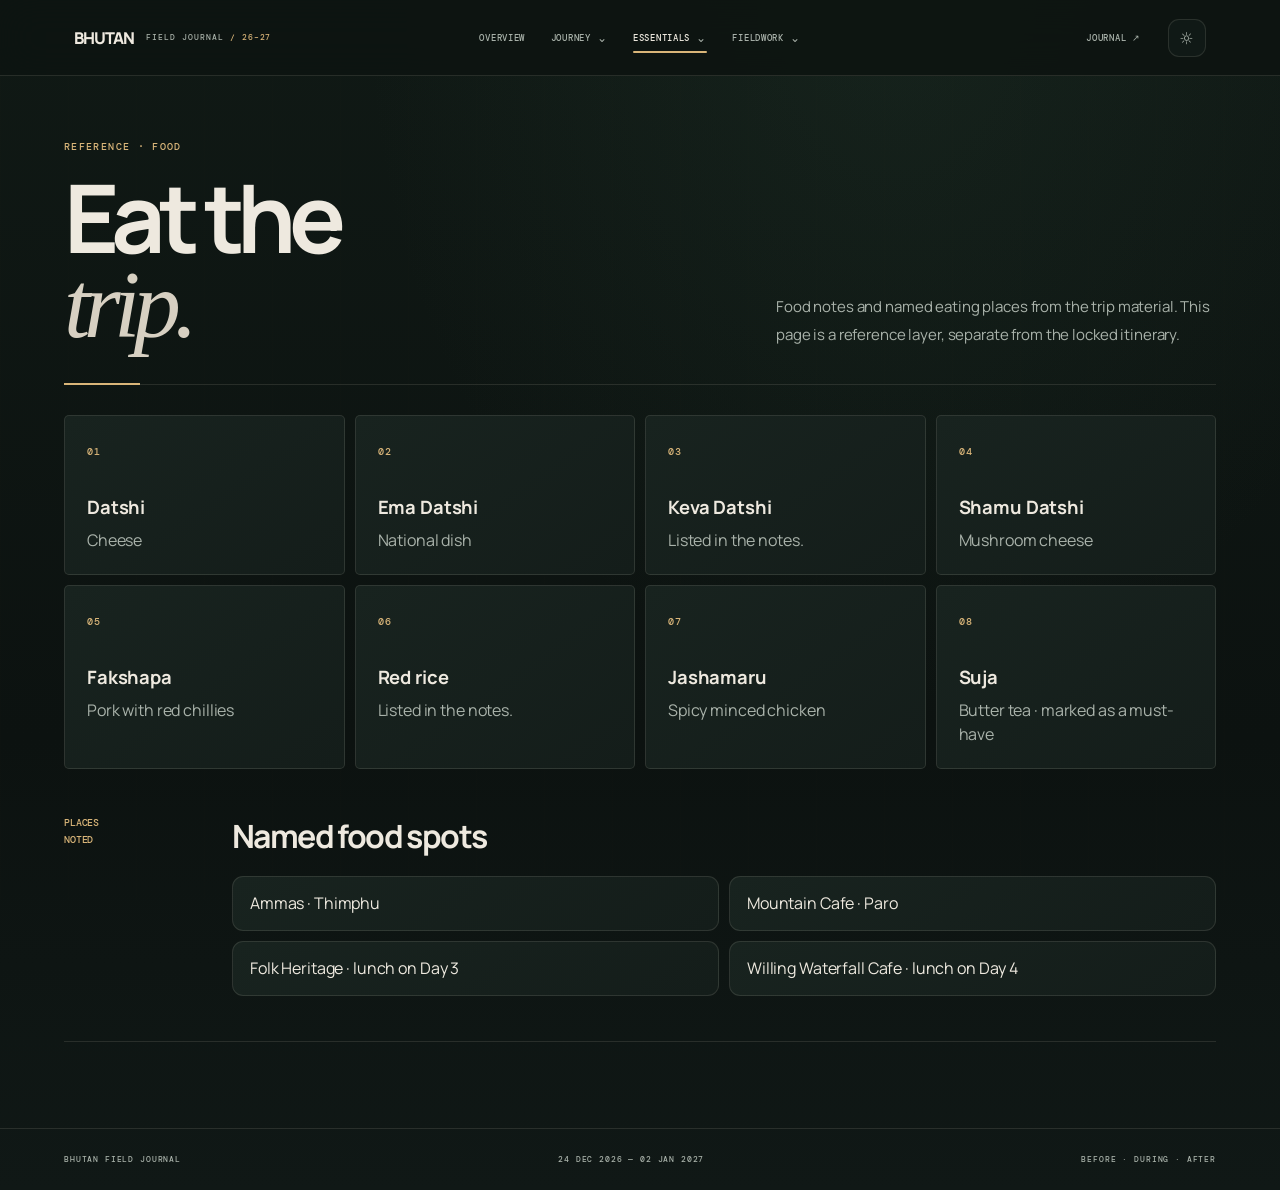
<file: food.html>
<!doctype html><html lang="en"><head><meta charset="utf-8"><meta name="viewport" content="width=device-width,initial-scale=1"><title>Food · Bhutan</title><script>try{const mode=localStorage.getItem("bhutan-theme");document.documentElement.dataset.theme=mode==="light"?"bhutan-light":"bhutan-dark"}catch(e){document.documentElement.dataset.theme="bhutan-dark"}</script><link rel="stylesheet" href="styles.css?v=bhutan-mode-1">
</head>
<body><nav class="site-nav"><a class="brand" href="index.html"><strong>BHUTAN</strong><span>FIELD JOURNAL <i>/ 26–27</i></span></a>
<div class="navlinks" aria-label="Site sections"><a href="index.html">Overview</a><details class="nav-group"><summary>Journey <span>⌄</span></summary><div class="nav-menu"><a href="itinerary.html">Itinerary<small>Day by day</small></a><a href="route.html">Route &amp; map<small>Places and road links</small></a></div></details>
<details class="nav-group"><summary>Essentials <span>⌄</span></summary><div class="nav-menu"><a href="budget.html">Budget<small>Known costs</small></a><a href="stays.html">Stays<small>Where we sleep</small></a><a href="permits.html">Entry<small>Border notes</small></a><a href="packing.html">Packing<small>What to carry</small></a><a href="food.html">Food<small>Things to taste</small></a></div></details>
<details class="nav-group"><summary>Fieldwork <span>⌄</span></summary><div class="nav-menu"><a href="gear.html">Gear desk<small>Kit and backups</small></a><a href="film.html">The film<small>Shots and reels</small></a><a href="journal.html">Trip journal<small>Notes and memories</small></a></div></details></div>
<div class="nav-actions"><a class="journal-shortcut" href="journal.html">Journal ↗</a><details id="themePicker" class="theme-picker"><summary id="themeToggle" class="theme-toggle" aria-expanded="false" aria-controls="themeMenu"><span class="theme-dot" aria-hidden="true"></span><span id="themeLabel">Bhutan</span><span>⌄</span></summary><div id="themeMenu" class="theme-menu">
<button class="theme-option" type="button" data-theme="bhutan" aria-pressed="true"><span class="theme-colors"><i style="background:#101915"></i><i style="background:#18231f"></i><i style="background:#d9b579"></i><i style="background:#d7d0c2"></i></span><span class="theme-option-copy"><b>Bhutan</b><small>Field green · warm parchment</small></span></button>
<button class="theme-option" type="button" data-theme="aurora" aria-pressed="false"><span class="theme-colors"><i style="background:#031517"></i><i style="background:#073b3a"></i><i style="background:#42f5d0"></i><i style="background:#78ffe2"></i></span><span class="theme-option-copy"><b>Aurora</b><small>Electric mint · luminous cyan</small></span></button>
<button class="theme-option" type="button" data-theme="forest" aria-pressed="false"><span class="theme-colors"><i style="background:#041309"></i><i style="background:#0a321c"></i><i style="background:#31ed8c"></i><i style="background:#71ffb2"></i></span><span class="theme-option-copy"><b>Forest</b><small>Emerald · vivid jade</small></span></button>
<button class="theme-option" type="button" data-theme="rose" aria-pressed="false"><span class="theme-colors"><i style="background:#160912"></i><i style="background:#321326"></i><i style="background:#ff78ad"></i><i style="background:#ff9fc5"></i></span><span class="theme-option-copy"><b>Rose</b><small>Deep plum · vibrant rose</small></span></button>
<button class="theme-option" type="button" data-theme="ocean" aria-pressed="false"><span class="theme-colors"><i style="background:#03101b"></i><i style="background:#07304a"></i><i style="background:#24d9ff"></i><i style="background:#5fe8ff"></i></span><span class="theme-option-copy"><b>Ocean</b><small>Deep blue · electric aqua</small></span></button>
<button class="theme-option" type="button" data-theme="graphite" aria-pressed="false"><span class="theme-colors"><i style="background:#0c0e11"></i><i style="background:#20242a"></i><i style="background:#e1e6ed"></i><i style="background:#aeb8c4"></i></span><span class="theme-option-copy"><b>Graphite</b><small>Silver monochrome · crisp</small></span></button>
</div></details></div></nav>
<main class="page-wrap"><header class="page-head"><div><div class="eyebrow">REFERENCE · FOOD</div><h1>Eat the<br><i>trip.</i></h1></div><p>Food notes and named eating places from the trip material. This page is a reference layer, separate from the locked itinerary.</p></header>
<div class="food-grid">
<article class="food-card"><span class="tag">01</span><h3>Datshi</h3><p>Cheese</p></article><article class="food-card"><span class="tag">02</span><h3>Ema Datshi</h3><p>National dish</p></article><article class="food-card"><span class="tag">03</span><h3>Keva Datshi</h3><p>Listed in the notes.</p></article><article class="food-card"><span class="tag">04</span><h3>Shamu Datshi</h3><p>Mushroom cheese</p></article><article class="food-card"><span class="tag">05</span><h3>Fakshapa</h3><p>Pork with red chillies</p></article><article class="food-card"><span class="tag">06</span><h3>Red rice</h3><p>Listed in the notes.</p></article><article class="food-card"><span class="tag">07</span><h3>Jashamaru</h3><p>Spicy minced chicken</p></article><article class="food-card"><span class="tag">08</span><h3>Suja</h3><p>Butter tea · marked as a must-have</p></article>
</div>
<section class="day"><div class="dayno">PLACES<br>NOTED</div><div><h2>Named food spots</h2><div class="items"><div class="item">Ammas · Thimphu</div><div class="item">Mountain Cafe · Paro</div><div class="item">Folk Heritage · lunch on Day 3</div><div class="item">Willing Waterfall Cafe · lunch on Day 4</div></div></div></section>
</main><footer class="site-footer"><span>BHUTAN FIELD JOURNAL</span><span>24 DEC 2026 — 02 JAN 2027</span><span>BEFORE · DURING · AFTER</span></footer><script src="theme.js?v=bhutan-mode-1"></script>
</body></html>
</file>
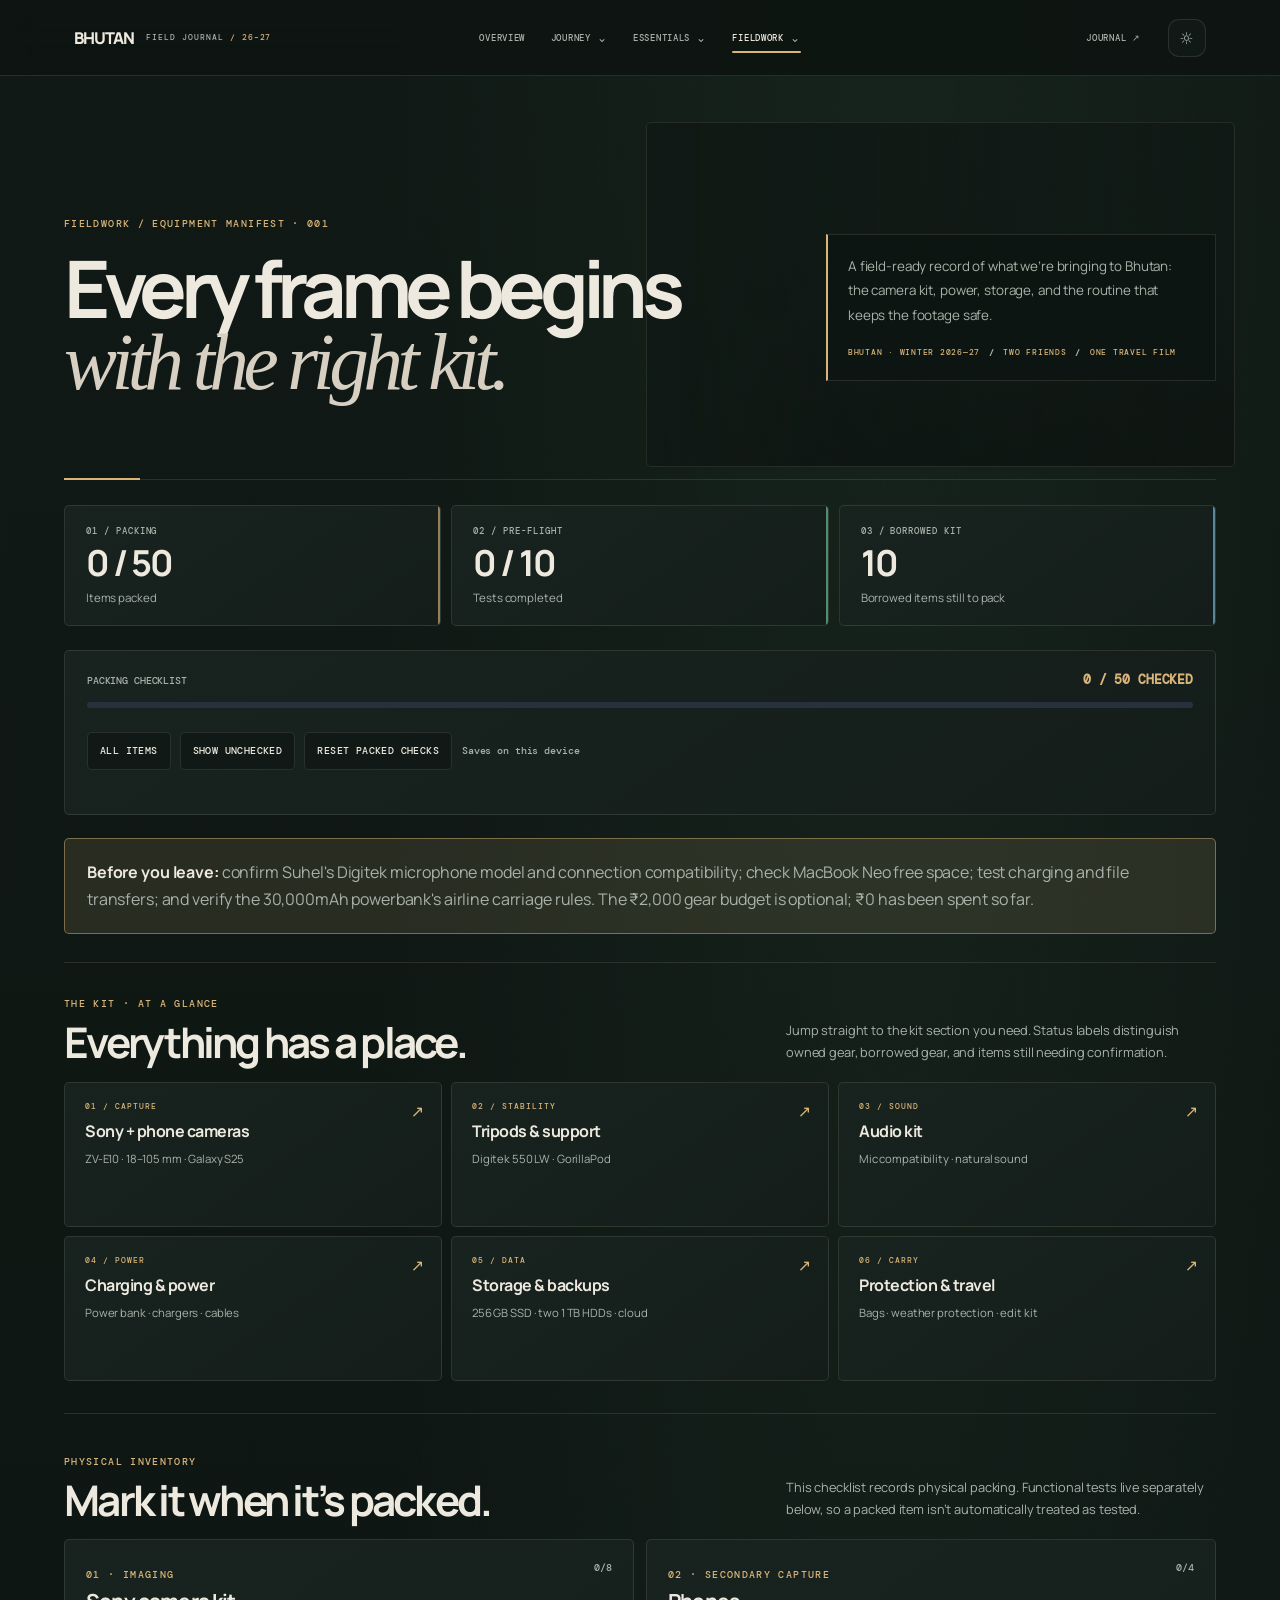
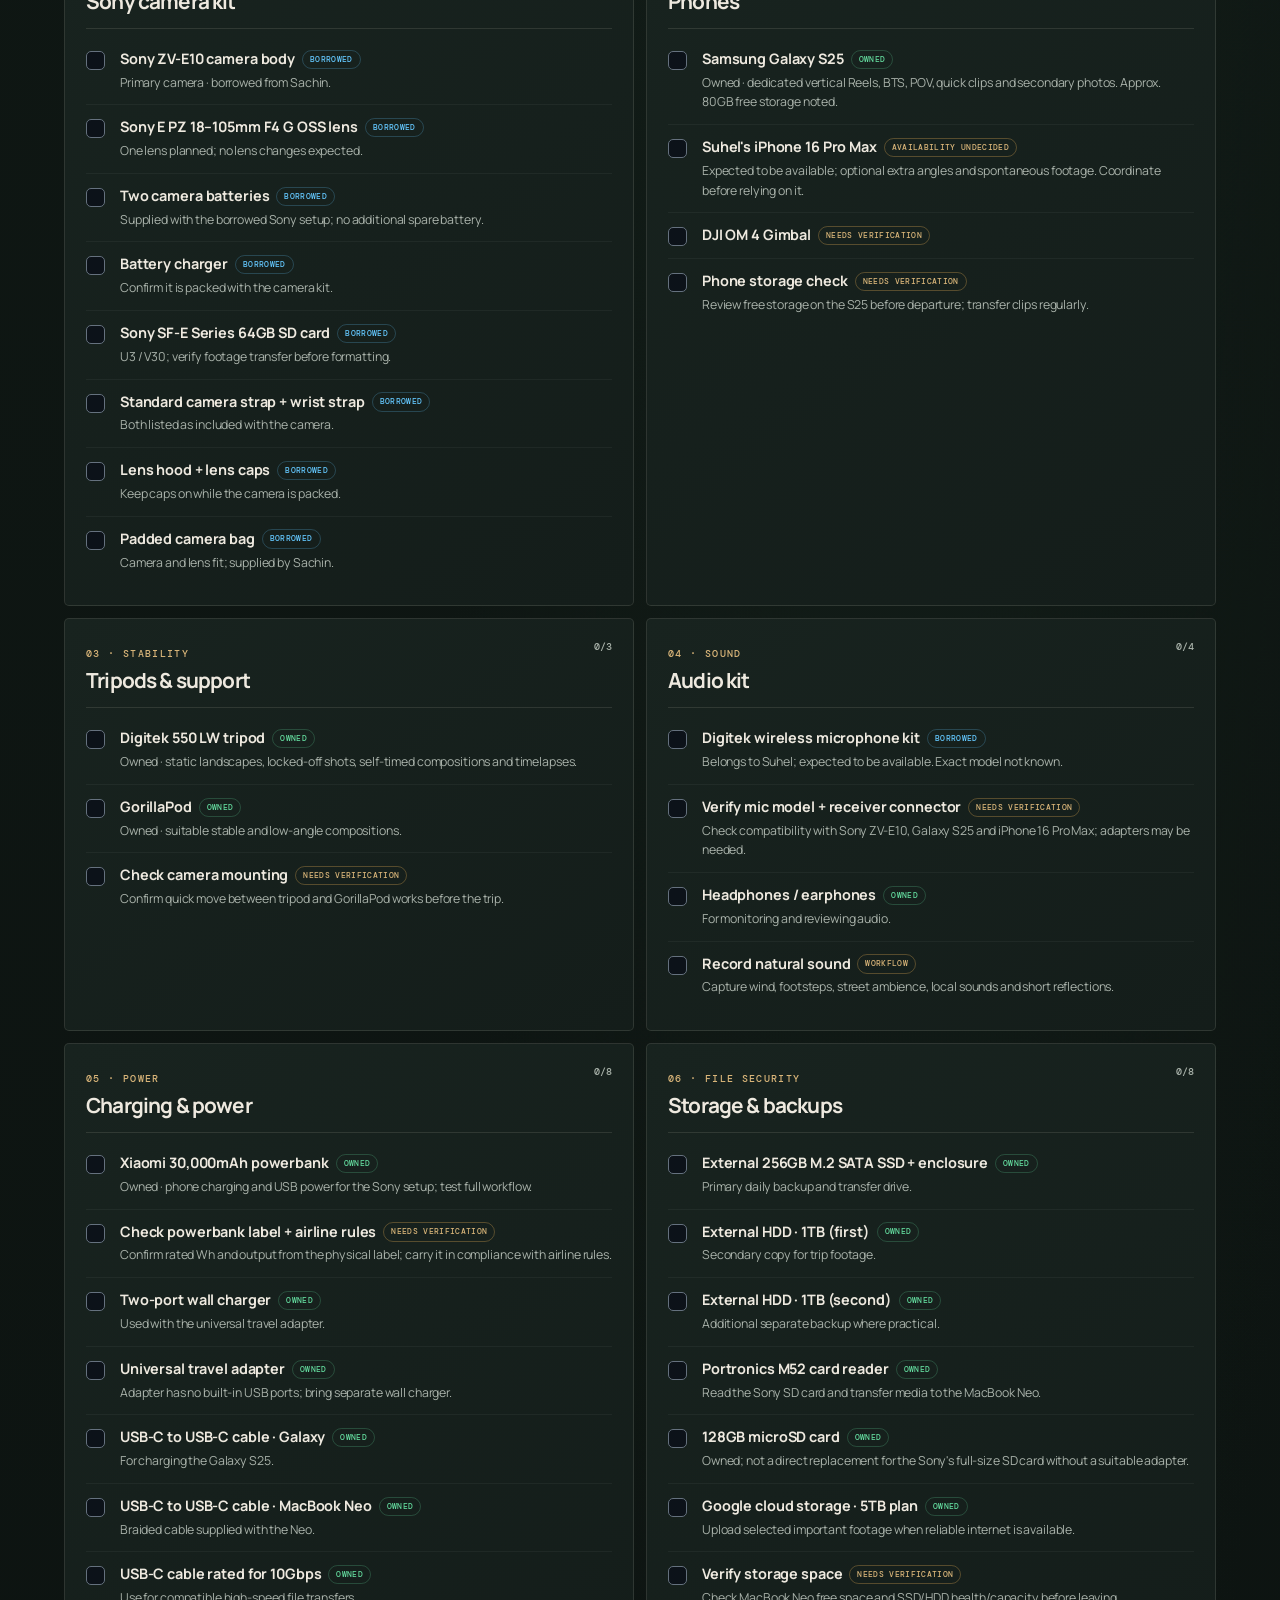
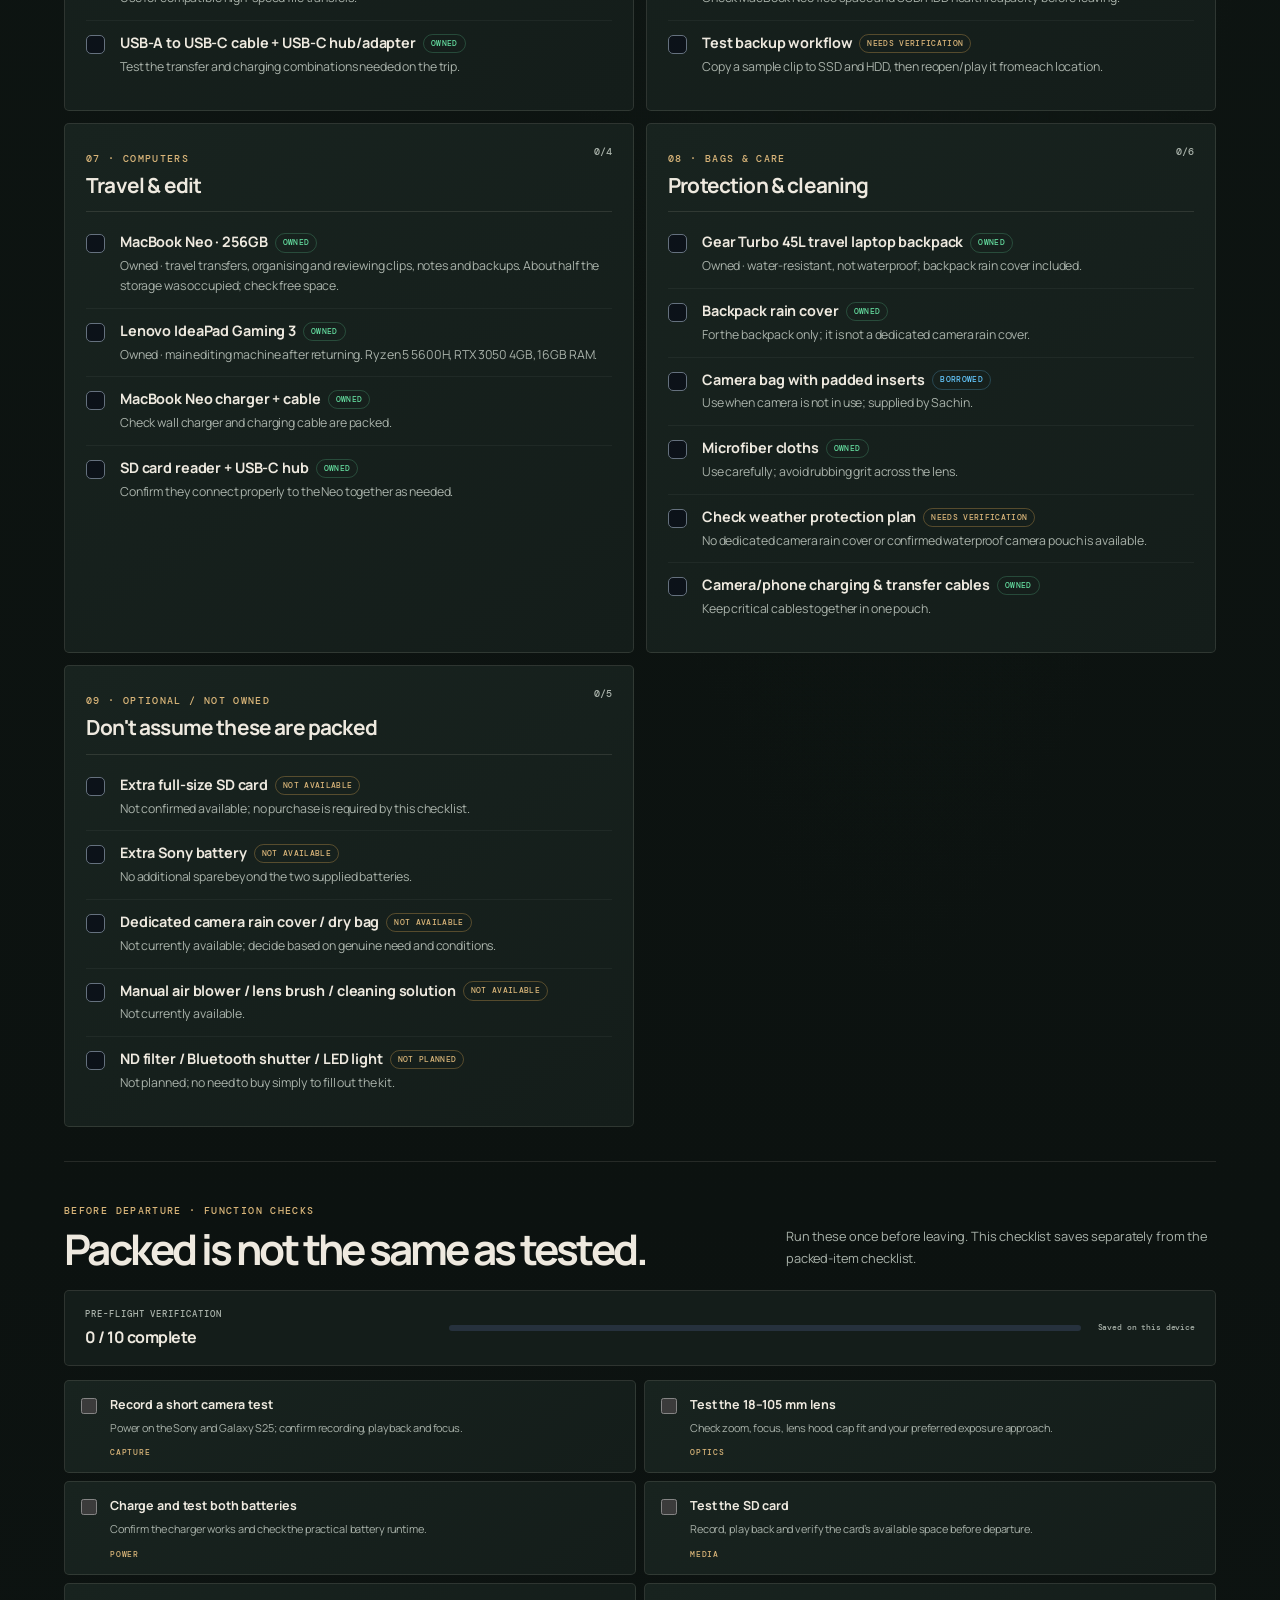
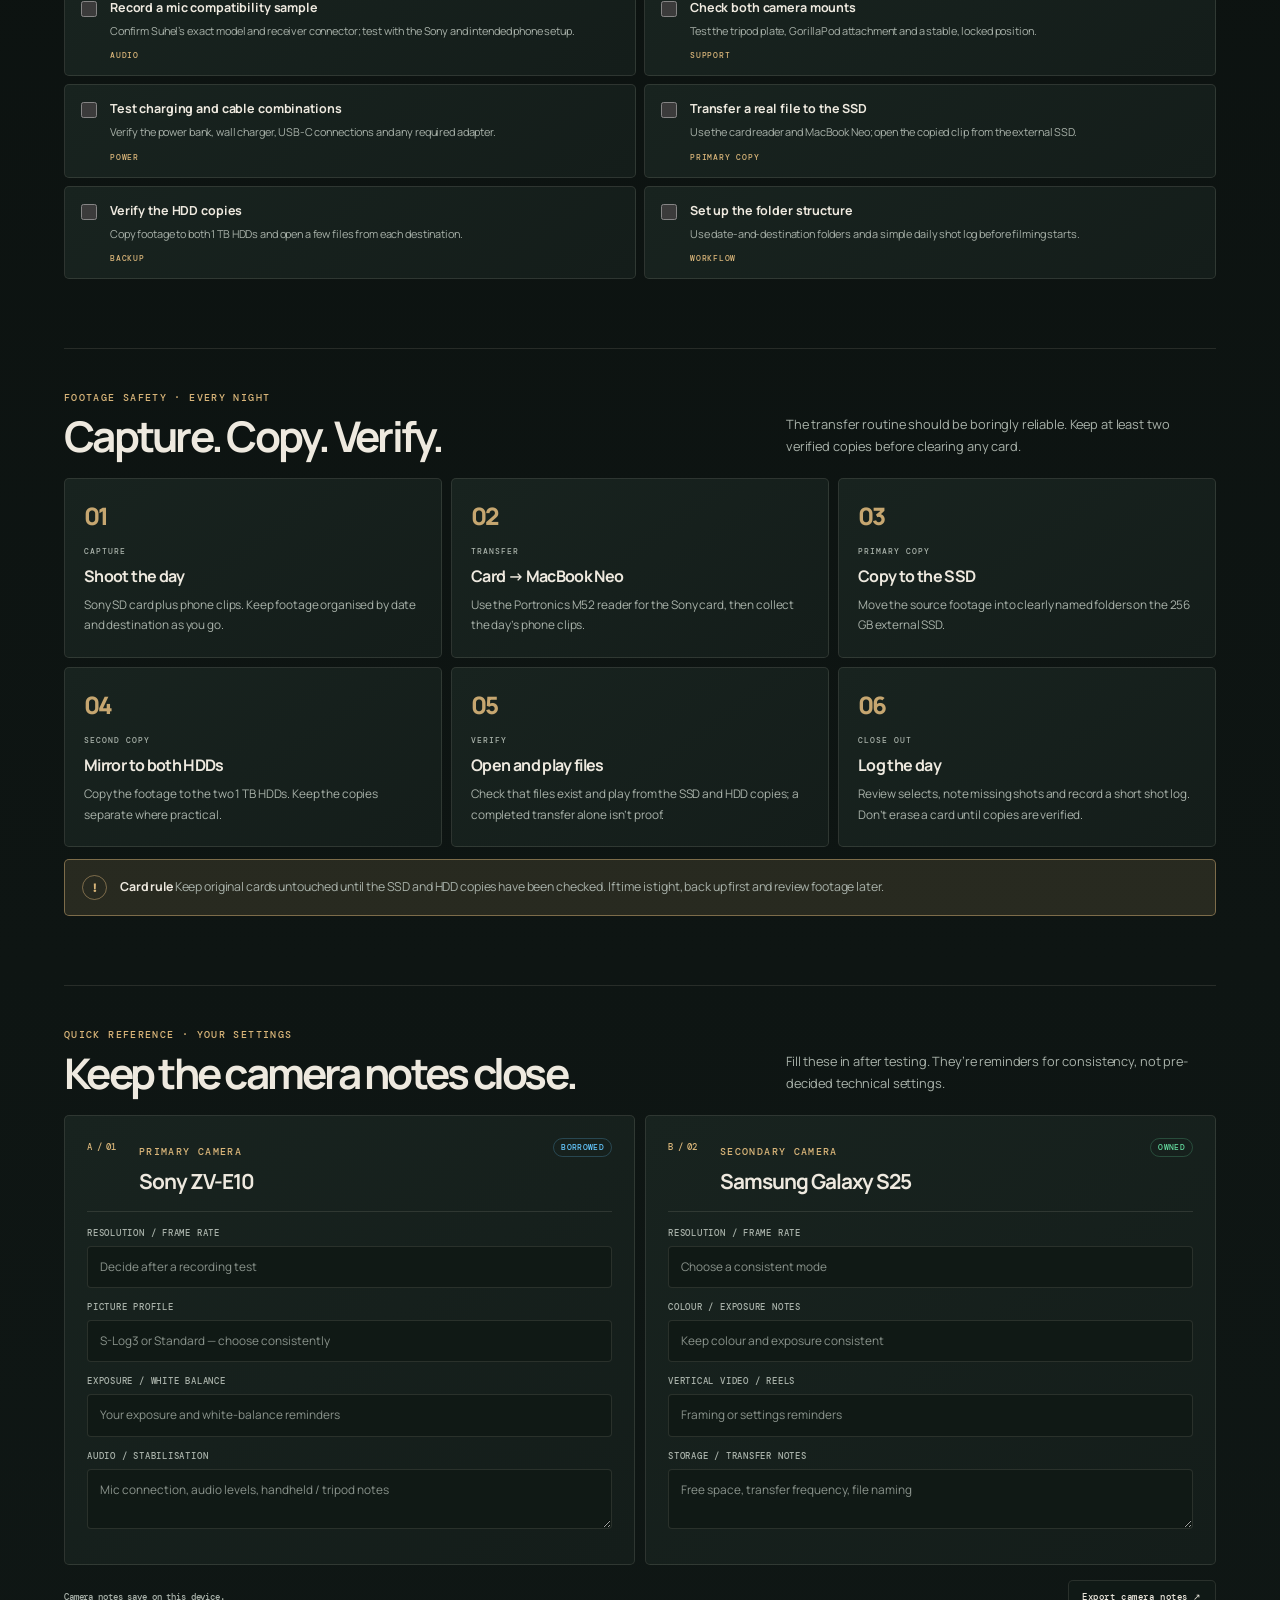
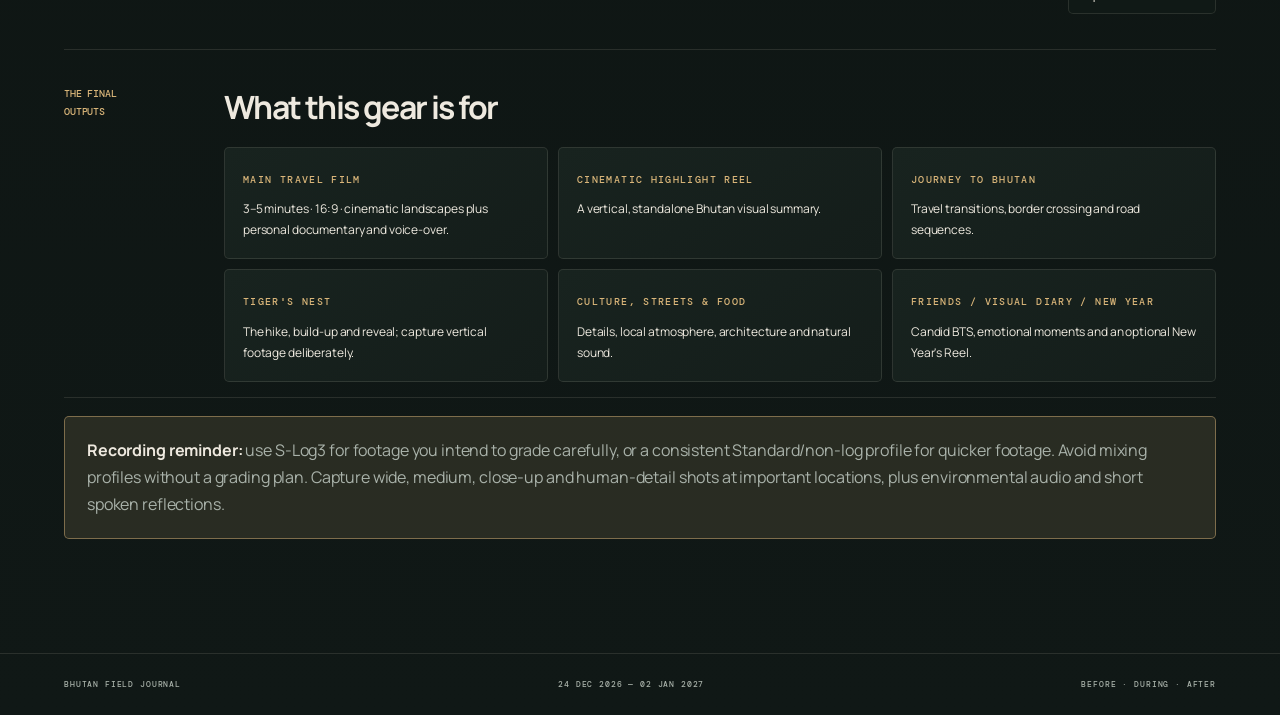
<file: gear.html>
<!doctype html>
<html lang="en"><head><meta charset="utf-8"><meta name="viewport" content="width=device-width,initial-scale=1"><meta name="theme-color" content="#0a0f14"><title>Gear Desk · Bhutan Field Journal</title><script>try{const mode=localStorage.getItem("bhutan-theme");document.documentElement.dataset.theme=mode==="light"?"bhutan-light":"bhutan-dark"}catch(e){document.documentElement.dataset.theme="bhutan-dark"}</script><link rel="stylesheet" href="styles.css?v=bhutan-mode-1">
<style>
.gear-toolbar{display:flex;gap:10px;flex-wrap:wrap;align-items:center;margin:24px 0}
.progress-wrap{padding:20px 22px;background:linear-gradient(145deg,var(--card),var(--card2));border:1px solid var(--line);border-radius:16px;margin:28px 0}
.progress-meta{display:flex;justify-content:space-between;gap:12px;align-items:center;font:500 .65rem 'DM Mono';color:var(--muted);text-transform:uppercase}.progress-meta b{color:var(--accent);font-size:.8rem}
.progress-track{height:6px;background:#26313d;border-radius:99px;overflow:hidden;margin-top:14px}.progress-fill{height:100%;width:0;background:var(--accent);transition:width .2s}
.gear-grid{display:grid;grid-template-columns:repeat(2,minmax(0,1fr));gap:12px}
.gear-group{padding:22px;background:linear-gradient(145deg,var(--card),var(--card2));border:1px solid var(--line);border-radius:17px;min-width:0}
.gear-group.full{grid-column:1/-1}.gear-group-head{display:flex;justify-content:space-between;gap:12px;align-items:start;border-bottom:1px solid var(--line);padding-bottom:14px;margin-bottom:8px}
.gear-group-head h2{margin:6px 0 0;font-size:1.3rem;letter-spacing:-.04em}.group-count{font:500 .62rem 'DM Mono';color:var(--muted);white-space:nowrap}
.gear-row{display:grid;grid-template-columns:22px minmax(0,1fr);gap:11px;padding:12px 0;border-bottom:1px solid rgba(255,255,255,.045);align-items:start}.gear-row:last-child{border-bottom:0}
.gear-row input{appearance:none;width:19px;height:19px;margin:2px 0 0;border:1px solid #65717e;border-radius:5px;background:#0c1219;cursor:pointer;display:grid;place-content:center}
.gear-row input:checked{background:var(--accent);border-color:var(--accent)}.gear-row input:checked:after{content:"✓";color:#0a0f14;font-weight:800;font-size:13px}
.gear-row label{cursor:pointer;min-width:0}.gear-title{display:flex;flex-wrap:wrap;gap:7px;align-items:center;font-size:.9rem;font-weight:700;line-height:1.45}.gear-detail{font-size:.77rem;color:var(--muted);line-height:1.6;margin-top:3px}.gear-row.done .gear-title{text-decoration:line-through;color:#7e8a96}
.pill{display:inline-block;padding:3px 7px;border-radius:99px;border:1px solid var(--line);font:500 .52rem 'DM Mono';letter-spacing:.04em;text-transform:uppercase;color:var(--muted);text-decoration:none}
.pill.owned{color:var(--good);border-color:rgba(100,220,159,.23)}.pill.borrowed{color:var(--info);border-color:rgba(100,200,255,.23)}.pill.check{color:var(--accent);border-color:rgba(255,189,89,.28)}
.gear-tools{display:flex;flex-wrap:wrap;gap:9px}.gear-tools button{font:500 .63rem 'DM Mono';text-transform:uppercase;letter-spacing:.04em;color:var(--text);border:1px solid var(--line);background:#111820;border-radius:99px;padding:10px 13px;cursor:pointer}
.gear-tools button:hover{border-color:rgba(255,189,89,.6);color:var(--accent)}.gear-note{padding:20px 22px;border:1px solid var(--accent-border);background:var(--accent-soft);border-radius:14px;color:var(--muted);line-height:1.7;margin:18px 0}.gear-note strong{color:var(--text)}
.workflow{display:grid;grid-template-columns:repeat(3,1fr);gap:10px}.deliverables{display:grid;grid-template-columns:repeat(3,1fr);gap:10px}.gear-hidden{display:none!important}
@media(max-width:760px){.gear-grid{grid-template-columns:1fr}.gear-group.full{grid-column:auto}.workflow,.deliverables{grid-template-columns:1fr}.gear-group{padding:17px}.progress-wrap{padding:17px}}

/* Gear Desk · cinematic equipment manifest */
.gear-page-head{position:relative;isolation:isolate;min-height:340px;align-items:center;gap:5vw;padding:44px 0 48px;margin-bottom:25px;overflow:visible}
.gear-page-head:before{content:"";position:absolute;z-index:-1;right:-1.5vw;top:-18px;bottom:12px;width:51%;border:1px solid var(--line);border-radius:5px;background:linear-gradient(90deg,var(--bg) 0%,rgba(12,18,16,.56) 42%,rgba(12,18,16,.24) 100%),linear-gradient(0deg,rgba(10,16,13,.5),transparent 65%),url("https://images.unsplash.com/photo-1516035069371-29a1b244cc32?auto=format&fit=crop&w=1400&q=85") center/cover;opacity:.86}
.gear-page-head>*{position:relative;z-index:1;min-width:0}
.gear-page-head h1{max-width:790px;font-size:clamp(3.25rem,6.2vw,6.3rem);line-height:.9;letter-spacing:-.08em}
.gear-page-head p{max-width:390px;padding:19px 20px;border:1px solid var(--line);border-left:2px solid var(--accent);background:rgba(13,21,18,.82);backdrop-filter:blur(8px);font-size:.84rem;line-height:1.8}
.gear-hero-caption{display:block;margin-top:19px;font:500 .52rem 'DM Mono';letter-spacing:.09em;color:var(--accent);line-height:1.8}
.gear-hero-caption b{color:var(--muted);padding:0 3px}
.gear-readiness{display:grid;grid-template-columns:repeat(3,minmax(0,1fr));gap:10px;margin:4px 0 24px}
.readiness-card{position:relative;display:flex;flex-direction:column;gap:7px;min-width:0;padding:19px 21px;border:1px solid var(--line);border-radius:5px;background:linear-gradient(145deg,var(--card),var(--card2));overflow:hidden}
.readiness-card:after{content:"";position:absolute;right:0;top:0;bottom:0;width:2px;background:var(--accent);opacity:.65}
.readiness-kicker{font:500 .54rem 'DM Mono';letter-spacing:.11em;color:var(--muted);text-transform:uppercase}
.readiness-card strong{font-size:clamp(1.6rem,2.8vw,2.3rem);letter-spacing:-.06em;line-height:1.05;color:var(--text);overflow-wrap:anywhere}
.readiness-label{font-size:.72rem;line-height:1.5;color:var(--muted)}
.readiness-test:after{background:#6dcba1}.readiness-borrow:after{background:#80bfe2}
.progress-wrap{border-radius:5px;margin:20px 0 23px}
.progress-meta{align-items:baseline;flex-wrap:wrap}
.gear-tools button{border-radius:5px;background:var(--layer);padding:10px 12px;min-height:38px}
.gear-note{border-radius:5px;margin:18px 0 28px}
.gear-manifest{padding:27px 0 32px;border-top:1px solid var(--line);border-bottom:1px solid var(--line);margin:8px 0 28px}
.gear-section-heading{display:flex;align-items:flex-end;justify-content:space-between;gap:24px;margin:0 0 18px}
.gear-section-heading h2{margin:9px 0 0;font-size:clamp(1.9rem,3.3vw,3rem);letter-spacing:-.065em;line-height:1}
.gear-section-heading>p{max-width:430px;margin:0;color:var(--muted);font-size:.8rem;line-height:1.75}
.manifest-grid{display:grid;grid-template-columns:repeat(3,minmax(0,1fr));gap:9px}
.manifest-tile{position:relative;display:flex;flex-direction:column;gap:8px;min-width:0;min-height:145px;padding:18px 20px;border:1px solid var(--line);border-radius:5px;background:linear-gradient(145deg,var(--card),var(--card2));transition:border-color .18s,transform .18s}
.manifest-tile:hover{border-color:var(--accent-border);transform:translateY(-2px)}
.manifest-tile:focus-visible{outline:2px solid var(--accent);outline-offset:3px}
.manifest-index{font:500 .51rem 'DM Mono';letter-spacing:.12em;color:var(--accent)}
.manifest-tile b{font-size:1rem;letter-spacing:-.03em;padding-right:15px}
.manifest-tile small{font-size:.71rem;color:var(--muted);line-height:1.5;padding-right:10px}
.manifest-tile i{position:absolute;right:17px;top:17px;color:var(--accent);font-style:normal}
.checklist-heading{margin:34px 0 18px}
.gear-grid{scroll-margin-top:120px}
.gear-group{scroll-margin-top:118px;border-radius:5px;padding:21px}
.gear-group-head h2{line-height:1.2}
.gear-row{gap:12px}
.gear-row input:focus-visible{outline:2px solid var(--accent);outline-offset:3px}
.gear-row label{overflow-wrap:anywhere}
.gear-title{min-width:0;align-items:center}
.pill{white-space:normal;line-height:1.35}
.preflight-section,.gear-workflow-section,.camera-reference-section{padding:35px 0;border-top:1px solid var(--line);margin-top:34px;scroll-margin-top:105px}
.preflight-section .gear-section-heading,.gear-workflow-section .gear-section-heading,.camera-reference-section .gear-section-heading{margin-bottom:20px}
.test-progress-panel{display:grid;grid-template-columns:minmax(170px,.55fr) minmax(0,1fr) auto;gap:17px;align-items:center;padding:17px 20px;margin:20px 0 14px;border:1px solid var(--line);border-radius:5px;background:var(--card2)}
.test-progress-panel>div:first-child{display:flex;flex-direction:column;gap:6px}
.test-progress-panel strong{font-size:1rem;letter-spacing:-.03em}
.test-progress-panel .progress-track{margin:0}
.test-save-status{max-width:150px;text-align:right;color:var(--muted);font:500 .52rem 'DM Mono';line-height:1.5}
.preflight-grid{display:grid;grid-template-columns:repeat(2,minmax(0,1fr));gap:8px}
.test-row{display:grid;grid-template-columns:18px minmax(0,1fr);gap:11px;align-items:start;min-width:0;padding:15px 16px;border:1px solid var(--line);border-radius:5px;background:linear-gradient(145deg,var(--card),var(--card2));cursor:pointer}
.test-row input{width:16px;height:16px;margin:2px 0 0;accent-color:var(--accent)}
.test-row input:focus-visible{outline:2px solid var(--accent);outline-offset:3px}
.test-row span{display:flex;flex-direction:column;gap:5px;min-width:0}
.test-row b{font-size:.78rem;line-height:1.45}
.test-row small{font-size:.68rem;color:var(--muted);line-height:1.6;overflow-wrap:anywhere}
.test-row em{grid-column:2;font:500 .49rem 'DM Mono';letter-spacing:.1em;color:var(--accent);font-style:normal}
.test-row:has(input:checked){border-color:var(--accent-border);background:var(--accent-soft)}
.backup-flow{display:grid;grid-template-columns:repeat(3,minmax(0,1fr));gap:9px;counter-reset:backup}
.backup-step{position:relative;min-width:0;padding:20px 19px 21px;border:1px solid var(--line);border-radius:5px;background:linear-gradient(145deg,var(--card),var(--card2))}
.backup-step-no{font-size:1.5rem;font-weight:800;letter-spacing:-.07em;color:var(--accent);opacity:.9}
.backup-step-tag{display:block;margin-top:14px;font:500 .51rem 'DM Mono';letter-spacing:.12em;color:var(--muted)}
.backup-step h3{font-size:1rem;letter-spacing:-.04em;margin:8px 0}
.backup-step p{font-size:.74rem;line-height:1.75;color:var(--muted);margin:0;overflow-wrap:anywhere}
.backup-rule{display:flex;align-items:center;gap:13px;margin-top:12px;padding:15px 17px;border:1px solid var(--accent-border);border-radius:5px;background:var(--accent-soft)}
.backup-rule>span{display:grid;place-items:center;flex:none;width:25px;height:25px;border:1px solid var(--accent-border);border-radius:50%;font:700 .75rem 'DM Mono';color:var(--accent)}
.backup-rule p{margin:0;color:var(--muted);font-size:.77rem;line-height:1.7}.backup-rule b{color:var(--text)}
.gear-output-section{padding-top:35px;padding-bottom:15px;border-top:1px solid var(--line);gap:30px}
.gear-output-section .deliverables{grid-template-columns:repeat(3,minmax(0,1fr))}
.gear-output-section .item{min-width:0;border-radius:5px;padding:18px;border:1px solid var(--line);background:linear-gradient(145deg,var(--card),var(--card2))}
.gear-output-section .item p{font-size:.75rem;line-height:1.75;overflow-wrap:anywhere}
.camera-reference-grid{display:grid;grid-template-columns:repeat(2,minmax(0,1fr));gap:10px}
.camera-reference-card{min-width:0;padding:22px;border:1px solid var(--line);border-radius:5px;background:linear-gradient(145deg,var(--card),var(--card2))}
.camera-reference-head{display:grid;grid-template-columns:42px minmax(0,1fr) auto;gap:10px;align-items:start;padding-bottom:16px;margin-bottom:15px;border-bottom:1px solid var(--line)}
.camera-reference-number{font:500 .57rem 'DM Mono';color:var(--accent);padding-top:3px}
.camera-reference-head h3{font-size:1.3rem;letter-spacing:-.05em;margin:7px 0 0;overflow-wrap:anywhere}
.reference-field{display:flex;flex-direction:column;gap:7px;margin:13px 0}
.reference-field>span{font:500 .54rem 'DM Mono';letter-spacing:.09em;text-transform:uppercase;color:var(--muted)}
.reference-field input,.reference-field textarea{width:100%;min-width:0;box-sizing:border-box;padding:11px 12px;border:1px solid var(--line);border-radius:4px;background:var(--bg);color:var(--text);font:400 .74rem Manrope,system-ui,sans-serif;line-height:1.55;outline:none}
.reference-field input:focus,.reference-field textarea:focus{border-color:var(--accent-border);box-shadow:0 0 0 2px var(--accent-soft)}
.reference-field input::placeholder,.reference-field textarea::placeholder{color:var(--muted);opacity:.8}
.reference-field textarea{resize:vertical}
.camera-reference-actions{display:flex;justify-content:space-between;align-items:center;gap:14px;flex-wrap:wrap;margin-top:15px}
.camera-reference-actions>span{font:500 .54rem 'DM Mono';color:var(--muted)}
.gear-export-button{padding:10px 13px;border:1px solid var(--line);border-radius:5px;background:var(--layer);color:var(--text);font:500 .59rem 'DM Mono';letter-spacing:.06em;cursor:pointer}
.gear-export-button:hover{border-color:var(--accent-border);color:var(--accent)}
.gear-export-button:focus-visible{outline:2px solid var(--accent);outline-offset:3px}
@media(max-width:900px){
 .gear-page-head{grid-template-columns:minmax(0,1fr) minmax(220px,.72fr);min-height:290px}
 .gear-page-head h1{font-size:clamp(3rem,6vw,4.6rem)}
 .gear-page-head:before{width:59%;right:-1vw}
 .manifest-grid{grid-template-columns:repeat(2,minmax(0,1fr))}
 .gear-section-heading{align-items:flex-start;flex-direction:column;gap:10px}
 .gear-section-heading>p{max-width:620px}
 .gear-output-section .deliverables{grid-template-columns:repeat(2,minmax(0,1fr))}
}
@media(max-width:680px){
 .gear-page-head{display:flex;flex-direction:column;align-items:stretch;gap:18px;padding:25px 0 28px;min-height:0}
 .gear-page-head:before{right:-18px;top:-10px;bottom:35%;width:87%;opacity:.32}
 .gear-page-head h1{font-size:clamp(3.05rem,12.8vw,4.2rem)}
 .gear-page-head p{max-width:520px;padding:14px 15px}
 .gear-readiness{grid-template-columns:repeat(3,minmax(0,1fr));gap:6px}
 .readiness-card{padding:13px 11px}
 .readiness-kicker{font-size:.43rem;letter-spacing:.07em}
 .readiness-card strong{font-size:1.35rem}
 .readiness-label{font-size:.62rem}
 .manifest-grid{grid-template-columns:repeat(2,minmax(0,1fr));gap:7px}
 .manifest-tile{min-height:132px;padding:14px}
 .manifest-tile b{font-size:.9rem}
 .manifest-tile small{font-size:.65rem}
 .gear-group{padding:16px}
 .test-progress-panel{grid-template-columns:minmax(0,1fr);gap:10px;padding:15px}
 .test-save-status{text-align:left;max-width:none}
 .preflight-grid{grid-template-columns:minmax(0,1fr)}
 .backup-flow{grid-template-columns:repeat(2,minmax(0,1fr))}
 .camera-reference-grid{grid-template-columns:minmax(0,1fr)}
 .gear-output-section{display:block}
 .gear-output-section .deliverables{grid-template-columns:minmax(0,1fr)}
 .camera-reference-head{grid-template-columns:35px minmax(0,1fr); }
 .camera-reference-head>.pill{grid-column:2;justify-self:start}
}
@media(max-width:430px){
 .gear-readiness{grid-template-columns:minmax(0,1fr)}
 .readiness-card{display:grid;grid-template-columns:minmax(0,1fr) auto;align-items:center}
 .readiness-card strong{grid-column:2;grid-row:1/3;text-align:right}
 .manifest-grid{grid-template-columns:minmax(0,1fr)}
 .backup-flow{grid-template-columns:minmax(0,1fr)}
 .gear-toolbar{align-items:stretch}
 .gear-tools{display:grid;grid-template-columns:minmax(0,1fr)}
 .gear-tools button{width:100%}
 .gear-title{font-size:.84rem}
 .group-count{font-size:.55rem}
}
@media(prefers-reduced-motion:reduce){.manifest-tile{transition:none!important}}

</style></head>
<body><nav class="site-nav"><a class="brand" href="index.html"><strong>BHUTAN</strong><span>FIELD JOURNAL <i>/ 26–27</i></span></a>
<div class="navlinks" aria-label="Site sections"><a href="index.html">Overview</a><details class="nav-group"><summary>Journey <span>⌄</span></summary><div class="nav-menu"><a href="itinerary.html">Itinerary<small>Day by day</small></a><a href="route.html">Route &amp; map<small>Places and road links</small></a></div></details>
<details class="nav-group"><summary>Essentials <span>⌄</span></summary><div class="nav-menu"><a href="budget.html">Budget<small>Known costs</small></a><a href="stays.html">Stays<small>Where we sleep</small></a><a href="permits.html">Entry<small>Border notes</small></a><a href="packing.html">Packing<small>What to carry</small></a><a href="food.html">Food<small>Things to taste</small></a></div></details>
<details class="nav-group"><summary>Fieldwork <span>⌄</span></summary><div class="nav-menu"><a href="gear.html">Gear desk<small>Kit and backups</small></a><a href="film.html">The film<small>Shots and reels</small></a><a href="journal.html">Trip journal<small>Notes and memories</small></a></div></details></div>
<div class="nav-actions"><a class="journal-shortcut" href="journal.html">Journal ↗</a><details id="themePicker" class="theme-picker"><summary id="themeToggle" class="theme-toggle" aria-expanded="false" aria-controls="themeMenu"><span class="theme-dot" aria-hidden="true"></span><span id="themeLabel">Bhutan</span><span>⌄</span></summary><div id="themeMenu" class="theme-menu">
<button class="theme-option" type="button" data-theme="bhutan" aria-pressed="true"><span class="theme-colors"><i style="background:#101915"></i><i style="background:#18231f"></i><i style="background:#d9b579"></i><i style="background:#d7d0c2"></i></span><span class="theme-option-copy"><b>Bhutan</b><small>Field green · warm parchment</small></span></button>
<button class="theme-option" type="button" data-theme="aurora" aria-pressed="false"><span class="theme-colors"><i style="background:#031517"></i><i style="background:#073b3a"></i><i style="background:#42f5d0"></i><i style="background:#78ffe2"></i></span><span class="theme-option-copy"><b>Aurora</b><small>Electric mint · luminous cyan</small></span></button>
<button class="theme-option" type="button" data-theme="forest" aria-pressed="false"><span class="theme-colors"><i style="background:#041309"></i><i style="background:#0a321c"></i><i style="background:#31ed8c"></i><i style="background:#71ffb2"></i></span><span class="theme-option-copy"><b>Forest</b><small>Emerald · vivid jade</small></span></button>
<button class="theme-option" type="button" data-theme="rose" aria-pressed="false"><span class="theme-colors"><i style="background:#160912"></i><i style="background:#321326"></i><i style="background:#ff78ad"></i><i style="background:#ff9fc5"></i></span><span class="theme-option-copy"><b>Rose</b><small>Deep plum · vibrant rose</small></span></button>
<button class="theme-option" type="button" data-theme="ocean" aria-pressed="false"><span class="theme-colors"><i style="background:#03101b"></i><i style="background:#07304a"></i><i style="background:#24d9ff"></i><i style="background:#5fe8ff"></i></span><span class="theme-option-copy"><b>Ocean</b><small>Deep blue · electric aqua</small></span></button>
<button class="theme-option" type="button" data-theme="graphite" aria-pressed="false"><span class="theme-colors"><i style="background:#0c0e11"></i><i style="background:#20242a"></i><i style="background:#e1e6ed"></i><i style="background:#aeb8c4"></i></span><span class="theme-option-copy"><b>Graphite</b><small>Silver monochrome · crisp</small></span></button>
</div></details></div></nav>
<main class="page-wrap"><header class="page-head gear-page-head">
<div><div class="eyebrow">FIELDWORK / EQUIPMENT MANIFEST · 001</div><h1>Every frame begins<br><i>with the right kit.</i></h1></div>
<p>A field-ready record of what we’re bringing to Bhutan: the camera kit, power, storage, and the routine that keeps the footage safe.<span class="gear-hero-caption">BHUTAN · WINTER 2026—27 <b> / </b> TWO FRIENDS <b> / </b> ONE TRAVEL FILM</span></p>
</header>
<section class="gear-readiness" aria-label="Equipment readiness overview">
<article class="readiness-card readiness-pack"><span class="readiness-kicker">01 / PACKING</span><strong id="packedSummary">0 / 0</strong><span class="readiness-label">Items packed</span></article>
<article class="readiness-card readiness-test"><span class="readiness-kicker">02 / PRE-FLIGHT</span><strong id="testSummary">0 / 10</strong><span class="readiness-label">Tests completed</span></article>
<article class="readiness-card readiness-borrow"><span class="readiness-kicker">03 / BORROWED KIT</span><strong id="borrowedSummary">0</strong><span class="readiness-label">Borrowed items still to pack</span></article>
</section>
<div class="progress-wrap"><div class="progress-meta"><span>Packing checklist</span><b id="progressText">0 / 0 checked</b></div><div class="progress-track"><div class="progress-fill" id="progressFill"></div></div><div class="gear-toolbar"><div class="gear-tools"><button id="showAll">All items</button><button id="showOpen">Show unchecked</button><button id="resetChecks">Reset packed checks</button></div><span id="saveStatus" style="font:500 .6rem 'DM Mono';color:var(--muted)">Saves on this device</span></div></div>
<div class="gear-note"><strong>Before you leave:</strong> confirm Suhel's Digitek microphone model and connection compatibility; check MacBook Neo free space; test charging and file transfers; and verify the 30,000mAh powerbank's airline carriage rules. The ₹2,000 gear budget is optional; ₹0 has been spent so far.</div>
<section class="gear-manifest" aria-labelledby="manifest-heading">
<div class="gear-section-heading"><div><span class="eyebrow">THE KIT · AT A GLANCE</span><h2 id="manifest-heading">Everything has a place.</h2></div><p>Jump straight to the kit section you need. Status labels distinguish owned gear, borrowed gear, and items still needing confirmation.</p></div>
<div class="manifest-grid">
<a class="manifest-tile" href="#gear-capture"><span class="manifest-index">01 / CAPTURE</span><b>Sony + phone cameras</b><small>ZV-E10 · 18–105 mm · Galaxy S25</small><i>↗</i></a>
<a class="manifest-tile" href="#gear-support"><span class="manifest-index">02 / STABILITY</span><b>Tripods &amp; support</b><small>Digitek 550 LW · GorillaPod</small><i>↗</i></a>
<a class="manifest-tile" href="#gear-audio"><span class="manifest-index">03 / SOUND</span><b>Audio kit</b><small>Mic compatibility · natural sound</small><i>↗</i></a>
<a class="manifest-tile" href="#gear-power"><span class="manifest-index">04 / POWER</span><b>Charging &amp; power</b><small>Power bank · chargers · cables</small><i>↗</i></a>
<a class="manifest-tile" href="#gear-storage"><span class="manifest-index">05 / DATA</span><b>Storage &amp; backups</b><small>256 GB SSD · two 1 TB HDDs · cloud</small><i>↗</i></a>
<a class="manifest-tile" href="#gear-protection"><span class="manifest-index">06 / CARRY</span><b>Protection &amp; travel</b><small>Bags · weather protection · edit kit</small><i>↗</i></a>
</div>
</section>
<div class="gear-section-heading checklist-heading"><div><span class="eyebrow">PHYSICAL INVENTORY</span><h2>Mark it when it’s packed.</h2></div><p>This checklist records physical packing. Functional tests live separately below, so a packed item isn’t automatically treated as tested.</p></div>
<div class="gear-grid" id="gearGrid"><section class="gear-group" id="gear-capture"><div class="gear-group-head"><div><span class="tag">01 · IMAGING</span><h2>Sony camera kit</h2></div><span class="group-count"></span></div><div class="gear-row"><input type="checkbox" id="gear-g0-0" aria-label="Mark Sony ZV-E10 camera body packed"><label for="gear-g0-0"><div class="gear-title">Sony ZV-E10 camera body <span class="pill borrowed">Borrowed</span></div><div class="gear-detail">Primary camera · borrowed from Sachin.</div></label></div><div class="gear-row"><input type="checkbox" id="gear-g0-1" aria-label="Mark Sony E PZ 18–105mm F4 G OSS lens packed"><label for="gear-g0-1"><div class="gear-title">Sony E PZ 18–105mm F4 G OSS lens <span class="pill borrowed">Borrowed</span></div><div class="gear-detail">One lens planned; no lens changes expected.</div></label></div><div class="gear-row"><input type="checkbox" id="gear-g0-2" aria-label="Mark Two camera batteries packed"><label for="gear-g0-2"><div class="gear-title">Two camera batteries <span class="pill borrowed">Borrowed</span></div><div class="gear-detail">Supplied with the borrowed Sony setup; no additional spare battery.</div></label></div><div class="gear-row"><input type="checkbox" id="gear-g0-3" aria-label="Mark Battery charger packed"><label for="gear-g0-3"><div class="gear-title">Battery charger <span class="pill borrowed">Borrowed</span></div><div class="gear-detail">Confirm it is packed with the camera kit.</div></label></div><div class="gear-row"><input type="checkbox" id="gear-g0-4" aria-label="Mark Sony SF-E Series 64GB SD card packed"><label for="gear-g0-4"><div class="gear-title">Sony SF-E Series 64GB SD card <span class="pill borrowed">Borrowed</span></div><div class="gear-detail">U3 / V30; verify footage transfer before formatting.</div></label></div><div class="gear-row"><input type="checkbox" id="gear-g0-5" aria-label="Mark Standard camera strap + wrist strap packed"><label for="gear-g0-5"><div class="gear-title">Standard camera strap + wrist strap <span class="pill borrowed">Borrowed</span></div><div class="gear-detail">Both listed as included with the camera.</div></label></div><div class="gear-row"><input type="checkbox" id="gear-g0-6" aria-label="Mark Lens hood + lens caps packed"><label for="gear-g0-6"><div class="gear-title">Lens hood + lens caps <span class="pill borrowed">Borrowed</span></div><div class="gear-detail">Keep caps on while the camera is packed.</div></label></div><div class="gear-row"><input type="checkbox" id="gear-g0-7" aria-label="Mark Padded camera bag packed"><label for="gear-g0-7"><div class="gear-title">Padded camera bag <span class="pill borrowed">Borrowed</span></div><div class="gear-detail">Camera and lens fit; supplied by Sachin.</div></label></div></section><section class="gear-group" id="gear-phones"><div class="gear-group-head"><div><span class="tag">02 · SECONDARY CAPTURE</span><h2>Phones</h2></div><span class="group-count"></span></div><div class="gear-row"><input type="checkbox" id="gear-g1-0" aria-label="Mark Samsung Galaxy S25 packed"><label for="gear-g1-0"><div class="gear-title">Samsung Galaxy S25 <span class="pill owned">Owned</span></div><div class="gear-detail">Owned · dedicated vertical Reels, BTS, POV, quick clips and secondary photos. Approx. 80GB free storage noted.</div></label></div><div class="gear-row"><input type="checkbox" id="gear-g1-1" aria-label="Mark Suhel's iPhone 16 Pro Max packed"><label for="gear-g1-1"><div class="gear-title">Suhel's iPhone 16 Pro Max <span class="pill check">Availability undecided</span></div><div class="gear-detail">Expected to be available; optional extra angles and spontaneous footage. Coordinate before relying on it.</div></label></div><div class="gear-row"><input type="checkbox" id="gear-g1-2" aria-label="Mark Gimbal availability"><label for="gear-g1-2"><div class="gear-title">DJI OM 4 Gimbal <span class="pill check">Needs verification</span></div></label></div><div class="gear-row"><input type="checkbox" id="gear-g1-2" aria-label="Mark Gimbal Packed"><label for="gear-g1-3"><div class="gear-title">Phone storage check <span class="pill check">Needs verification</span></div><div class="gear-detail">Review free storage on the S25 before departure; transfer clips regularly.</div></label></div></section><section class="gear-group" id="gear-support"><div class="gear-group-head"><div><span class="tag">03 · STABILITY</span><h2>Tripods & support</h2></div><span class="group-count"></span></div><div class="gear-row"><input type="checkbox" id="gear-g2-0" aria-label="Mark Digitek 550 LW tripod packed"><label for="gear-g2-0"><div class="gear-title">Digitek 550 LW tripod <span class="pill owned">Owned</span></div><div class="gear-detail">Owned · static landscapes, locked-off shots, self-timed compositions and timelapses.</div></label></div><div class="gear-row"><input type="checkbox" id="gear-g2-1" aria-label="Mark GorillaPod packed"><label for="gear-g2-1"><div class="gear-title">GorillaPod <span class="pill owned">Owned</span></div><div class="gear-detail">Owned · suitable stable and low-angle compositions.</div></label></div><div class="gear-row"><input type="checkbox" id="gear-g2-2" aria-label="Mark Check camera mounting packed"><label for="gear-g2-2"><div class="gear-title">Check camera mounting <span class="pill check">Needs verification</span></div><div class="gear-detail">Confirm quick move between tripod and GorillaPod works before the trip.</div></label></div></section><section class="gear-group" id="gear-audio"><div class="gear-group-head"><div><span class="tag">04 · SOUND</span><h2>Audio kit</h2></div><span class="group-count"></span></div><div class="gear-row"><input type="checkbox" id="gear-g3-0" aria-label="Mark Digitek wireless microphone kit packed"><label for="gear-g3-0"><div class="gear-title">Digitek wireless microphone kit <span class="pill borrowed">Borrowed</span></div><div class="gear-detail">Belongs to Suhel; expected to be available. Exact model not known.</div></label></div><div class="gear-row"><input type="checkbox" id="gear-g3-1" aria-label="Mark Verify mic model + receiver connector packed"><label for="gear-g3-1"><div class="gear-title">Verify mic model + receiver connector <span class="pill check">Needs verification</span></div><div class="gear-detail">Check compatibility with Sony ZV-E10, Galaxy S25 and iPhone 16 Pro Max; adapters may be needed.</div></label></div><div class="gear-row"><input type="checkbox" id="gear-g3-2" aria-label="Mark Headphones / earphones packed"><label for="gear-g3-2"><div class="gear-title">Headphones / earphones <span class="pill owned">Owned</span></div><div class="gear-detail">For monitoring and reviewing audio.</div></label></div><div class="gear-row"><input type="checkbox" id="gear-g3-3" aria-label="Mark Record natural sound packed"><label for="gear-g3-3"><div class="gear-title">Record natural sound <span class="pill check">Workflow</span></div><div class="gear-detail">Capture wind, footsteps, street ambience, local sounds and short reflections.</div></label></div></section><section class="gear-group" id="gear-power"><div class="gear-group-head"><div><span class="tag">05 · POWER</span><h2>Charging & power</h2></div><span class="group-count"></span></div><div class="gear-row"><input type="checkbox" id="gear-g4-0" aria-label="Mark Xiaomi 30,000mAh powerbank packed"><label for="gear-g4-0"><div class="gear-title">Xiaomi 30,000mAh powerbank <span class="pill owned">Owned</span></div><div class="gear-detail">Owned · phone charging and USB power for the Sony setup; test full workflow.</div></label></div><div class="gear-row"><input type="checkbox" id="gear-g4-1" aria-label="Mark Check powerbank label + airline rules packed"><label for="gear-g4-1"><div class="gear-title">Check powerbank label + airline rules <span class="pill check">Needs verification</span></div><div class="gear-detail">Confirm rated Wh and output from the physical label; carry it in compliance with airline rules.</div></label></div><div class="gear-row"><input type="checkbox" id="gear-g4-2" aria-label="Mark Two-port wall charger packed"><label for="gear-g4-2"><div class="gear-title">Two-port wall charger <span class="pill owned">Owned</span></div><div class="gear-detail">Used with the universal travel adapter.</div></label></div><div class="gear-row"><input type="checkbox" id="gear-g4-3" aria-label="Mark Universal travel adapter packed"><label for="gear-g4-3"><div class="gear-title">Universal travel adapter <span class="pill owned">Owned</span></div><div class="gear-detail">Adapter has no built-in USB ports; bring separate wall charger.</div></label></div><div class="gear-row"><input type="checkbox" id="gear-g4-4" aria-label="Mark USB-C to USB-C cable · Galaxy packed"><label for="gear-g4-4"><div class="gear-title">USB-C to USB-C cable · Galaxy <span class="pill owned">Owned</span></div><div class="gear-detail">For charging the Galaxy S25.</div></label></div><div class="gear-row"><input type="checkbox" id="gear-g4-5" aria-label="Mark USB-C to USB-C cable · MacBook Neo packed"><label for="gear-g4-5"><div class="gear-title">USB-C to USB-C cable · MacBook Neo <span class="pill owned">Owned</span></div><div class="gear-detail">Braided cable supplied with the Neo.</div></label></div><div class="gear-row"><input type="checkbox" id="gear-g4-6" aria-label="Mark USB-C cable rated for 10Gbps packed"><label for="gear-g4-6"><div class="gear-title">USB-C cable rated for 10Gbps <span class="pill owned">Owned</span></div><div class="gear-detail">Use for compatible high-speed file transfers.</div></label></div><div class="gear-row"><input type="checkbox" id="gear-g4-7" aria-label="Mark USB-A to USB-C cable + USB-C hub/adapter packed"><label for="gear-g4-7"><div class="gear-title">USB-A to USB-C cable + USB-C hub/adapter <span class="pill owned">Owned</span></div><div class="gear-detail">Test the transfer and charging combinations needed on the trip.</div></label></div></section><section class="gear-group" id="gear-storage"><div class="gear-group-head"><div><span class="tag">06 · FILE SECURITY</span><h2>Storage & backups</h2></div><span class="group-count"></span></div><div class="gear-row"><input type="checkbox" id="gear-g5-0" aria-label="Mark External 256GB M.2 SATA SSD + enclosure packed"><label for="gear-g5-0"><div class="gear-title">External 256GB M.2 SATA SSD + enclosure <span class="pill owned">Owned</span></div><div class="gear-detail">Primary daily backup and transfer drive.</div></label></div><div class="gear-row"><input type="checkbox" id="gear-g5-1" aria-label="Mark External HDD · 1TB (first) packed"><label for="gear-g5-1"><div class="gear-title">External HDD · 1TB (first) <span class="pill owned">Owned</span></div><div class="gear-detail">Secondary copy for trip footage.</div></label></div><div class="gear-row"><input type="checkbox" id="gear-g5-2" aria-label="Mark External HDD · 1TB (second) packed"><label for="gear-g5-2"><div class="gear-title">External HDD · 1TB (second) <span class="pill owned">Owned</span></div><div class="gear-detail">Additional separate backup where practical.</div></label></div><div class="gear-row"><input type="checkbox" id="gear-g5-3" aria-label="Mark Portronics M52 card reader packed"><label for="gear-g5-3"><div class="gear-title">Portronics M52 card reader <span class="pill owned">Owned</span></div><div class="gear-detail">Read the Sony SD card and transfer media to the MacBook Neo.</div></label></div><div class="gear-row"><input type="checkbox" id="gear-g5-4" aria-label="Mark 128GB microSD card packed"><label for="gear-g5-4"><div class="gear-title">128GB microSD card <span class="pill owned">Owned</span></div><div class="gear-detail">Owned; not a direct replacement for the Sony's full-size SD card without a suitable adapter.</div></label></div><div class="gear-row"><input type="checkbox" id="gear-g5-5" aria-label="Mark Google cloud storage · 5TB plan packed"><label for="gear-g5-5"><div class="gear-title">Google cloud storage · 5TB plan <span class="pill owned">Owned</span></div><div class="gear-detail">Upload selected important footage when reliable internet is available.</div></label></div><div class="gear-row"><input type="checkbox" id="gear-g5-6" aria-label="Mark Verify storage space packed"><label for="gear-g5-6"><div class="gear-title">Verify storage space <span class="pill check">Needs verification</span></div><div class="gear-detail">Check MacBook Neo free space and SSD/HDD health/capacity before leaving.</div></label></div><div class="gear-row"><input type="checkbox" id="gear-g5-7" aria-label="Mark Test backup workflow packed"><label for="gear-g5-7"><div class="gear-title">Test backup workflow <span class="pill check">Needs verification</span></div><div class="gear-detail">Copy a sample clip to SSD and HDD, then reopen/play it from each location.</div></label></div></section><section class="gear-group" id="gear-travel"><div class="gear-group-head"><div><span class="tag">07 · COMPUTERS</span><h2>Travel & edit</h2></div><span class="group-count"></span></div><div class="gear-row"><input type="checkbox" id="gear-g6-0" aria-label="Mark MacBook Neo · 256GB packed"><label for="gear-g6-0"><div class="gear-title">MacBook Neo · 256GB <span class="pill owned">Owned</span></div><div class="gear-detail">Owned · travel transfers, organising and reviewing clips, notes and backups. About half the storage was occupied; check free space.</div></label></div><div class="gear-row"><input type="checkbox" id="gear-g6-1" aria-label="Mark Lenovo IdeaPad Gaming 3 packed"><label for="gear-g6-1"><div class="gear-title">Lenovo IdeaPad Gaming 3 <span class="pill owned">Owned</span></div><div class="gear-detail">Owned · main editing machine after returning. Ryzen 5 5600H, RTX 3050 4GB, 16GB RAM.</div></label></div><div class="gear-row"><input type="checkbox" id="gear-g6-2" aria-label="Mark MacBook Neo charger + cable packed"><label for="gear-g6-2"><div class="gear-title">MacBook Neo charger + cable <span class="pill owned">Owned</span></div><div class="gear-detail">Check wall charger and charging cable are packed.</div></label></div><div class="gear-row"><input type="checkbox" id="gear-g6-3" aria-label="Mark SD card reader + USB-C hub packed"><label for="gear-g6-3"><div class="gear-title">SD card reader + USB-C hub <span class="pill owned">Owned</span></div><div class="gear-detail">Confirm they connect properly to the Neo together as needed.</div></label></div></section><section class="gear-group" id="gear-protection"><div class="gear-group-head"><div><span class="tag">08 · BAGS & CARE</span><h2>Protection & cleaning</h2></div><span class="group-count"></span></div><div class="gear-row"><input type="checkbox" id="gear-g7-0" aria-label="Mark Gear Turbo 45L travel laptop backpack packed"><label for="gear-g7-0"><div class="gear-title">Gear Turbo 45L travel laptop backpack <span class="pill owned">Owned</span></div><div class="gear-detail">Owned · water-resistant, not waterproof; backpack rain cover included.</div></label></div><div class="gear-row"><input type="checkbox" id="gear-g7-1" aria-label="Mark Backpack rain cover packed"><label for="gear-g7-1"><div class="gear-title">Backpack rain cover <span class="pill owned">Owned</span></div><div class="gear-detail">For the backpack only; it is not a dedicated camera rain cover.</div></label></div><div class="gear-row"><input type="checkbox" id="gear-g7-2" aria-label="Mark Camera bag with padded inserts packed"><label for="gear-g7-2"><div class="gear-title">Camera bag with padded inserts <span class="pill borrowed">Borrowed</span></div><div class="gear-detail">Use when camera is not in use; supplied by Sachin.</div></label></div><div class="gear-row"><input type="checkbox" id="gear-g7-3" aria-label="Mark Microfiber cloths packed"><label for="gear-g7-3"><div class="gear-title">Microfiber cloths <span class="pill owned">Owned</span></div><div class="gear-detail">Use carefully; avoid rubbing grit across the lens.</div></label></div><div class="gear-row"><input type="checkbox" id="gear-g7-4" aria-label="Mark Check weather protection plan packed"><label for="gear-g7-4"><div class="gear-title">Check weather protection plan <span class="pill check">Needs verification</span></div><div class="gear-detail">No dedicated camera rain cover or confirmed waterproof camera pouch is available.</div></label></div><div class="gear-row"><input type="checkbox" id="gear-g7-5" aria-label="Mark Camera/phone charging & transfer cables packed"><label for="gear-g7-5"><div class="gear-title">Camera/phone charging & transfer cables <span class="pill owned">Owned</span></div><div class="gear-detail">Keep critical cables together in one pouch.</div></label></div></section><section class="gear-group" id="gear-optional"><div class="gear-group-head"><div><span class="tag">09 · OPTIONAL / NOT OWNED</span><h2>Don't assume these are packed</h2></div><span class="group-count"></span></div><div class="gear-row"><input type="checkbox" id="gear-g8-0" aria-label="Mark Extra full-size SD card packed"><label for="gear-g8-0"><div class="gear-title">Extra full-size SD card <span class="pill check">Not available</span></div><div class="gear-detail">Not confirmed available; no purchase is required by this checklist.</div></label></div><div class="gear-row"><input type="checkbox" id="gear-g8-1" aria-label="Mark Extra Sony battery packed"><label for="gear-g8-1"><div class="gear-title">Extra Sony battery <span class="pill check">Not available</span></div><div class="gear-detail">No additional spare beyond the two supplied batteries.</div></label></div><div class="gear-row"><input type="checkbox" id="gear-g8-2" aria-label="Mark Dedicated camera rain cover / dry bag packed"><label for="gear-g8-2"><div class="gear-title">Dedicated camera rain cover / dry bag <span class="pill check">Not available</span></div><div class="gear-detail">Not currently available; decide based on genuine need and conditions.</div></label></div><div class="gear-row"><input type="checkbox" id="gear-g8-3" aria-label="Mark Manual air blower / lens brush / cleaning solution packed"><label for="gear-g8-3"><div class="gear-title">Manual air blower / lens brush / cleaning solution <span class="pill check">Not available</span></div><div class="gear-detail">Not currently available.</div></label></div><div class="gear-row"><input type="checkbox" id="gear-g8-4" aria-label="Mark ND filter / Bluetooth shutter / LED light packed"><label for="gear-g8-4"><div class="gear-title">ND filter / Bluetooth shutter / LED light <span class="pill check">Not planned</span></div><div class="gear-detail">Not planned; no need to buy simply to fill out the kit.</div></label></div></section></div>
<section class="preflight-section" id="preflight-tests" aria-labelledby="preflight-heading">
<div class="gear-section-heading"><div><span class="eyebrow">BEFORE DEPARTURE · FUNCTION CHECKS</span><h2 id="preflight-heading">Packed is not the same as tested.</h2></div><p>Run these once before leaving. This checklist saves separately from the packed-item checklist.</p></div>
<div class="test-progress-panel"><div><span class="readiness-kicker">PRE-FLIGHT VERIFICATION</span><strong id="testProgressText">0 / 10 complete</strong></div><div class="progress-track"><div class="progress-fill" id="testProgressFill"></div></div><span id="testSaveStatus" class="test-save-status" role="status">Saved on this device</span></div>
<div class="preflight-grid">
<label class="test-row"><input type="checkbox" data-test-check id="test-camera"><span><b>Record a short camera test</b><small>Power on the Sony and Galaxy S25; confirm recording, playback and focus.</small></span><em>CAPTURE</em></label>
<label class="test-row"><input type="checkbox" data-test-check id="test-lens"><span><b>Test the 18–105 mm lens</b><small>Check zoom, focus, lens hood, cap fit and your preferred exposure approach.</small></span><em>OPTICS</em></label>
<label class="test-row"><input type="checkbox" data-test-check id="test-battery"><span><b>Charge and test both batteries</b><small>Confirm the charger works and check the practical battery runtime.</small></span><em>POWER</em></label>
<label class="test-row"><input type="checkbox" data-test-check id="test-card"><span><b>Test the SD card</b><small>Record, play back and verify the card’s available space before departure.</small></span><em>MEDIA</em></label>
<label class="test-row"><input type="checkbox" data-test-check id="test-audio"><span><b>Record a mic compatibility sample</b><small>Confirm Suhel’s exact model and receiver connector; test with the Sony and intended phone setup.</small></span><em>AUDIO</em></label>
<label class="test-row"><input type="checkbox" data-test-check id="test-mount"><span><b>Check both camera mounts</b><small>Test the tripod plate, GorillaPod attachment and a stable, locked position.</small></span><em>SUPPORT</em></label>
<label class="test-row"><input type="checkbox" data-test-check id="test-power"><span><b>Test charging and cable combinations</b><small>Verify the power bank, wall charger, USB-C connections and any required adapter.</small></span><em>POWER</em></label>
<label class="test-row"><input type="checkbox" data-test-check id="test-ssd"><span><b>Transfer a real file to the SSD</b><small>Use the card reader and MacBook Neo; open the copied clip from the external SSD.</small></span><em>PRIMARY COPY</em></label>
<label class="test-row"><input type="checkbox" data-test-check id="test-hdd"><span><b>Verify the HDD copies</b><small>Copy footage to both 1 TB HDDs and open a few files from each destination.</small></span><em>BACKUP</em></label>
<label class="test-row"><input type="checkbox" data-test-check id="test-folders"><span><b>Set up the folder structure</b><small>Use date-and-destination folders and a simple daily shot log before filming starts.</small></span><em>WORKFLOW</em></label>
</div>
</section>
<section class="gear-workflow-section" id="backup-workflow" aria-labelledby="backup-heading">
<div class="gear-section-heading"><div><span class="eyebrow">FOOTAGE SAFETY · EVERY NIGHT</span><h2 id="backup-heading">Capture. Copy. Verify.</h2></div><p>The transfer routine should be boringly reliable. Keep at least two verified copies before clearing any card.</p></div>
<div class="backup-flow">
<article class="backup-step"><span class="backup-step-no">01</span><span class="backup-step-tag">CAPTURE</span><h3>Shoot the day</h3><p>Sony SD card plus phone clips. Keep footage organised by date and destination as you go.</p></article>
<article class="backup-step"><span class="backup-step-no">02</span><span class="backup-step-tag">TRANSFER</span><h3>Card → MacBook Neo</h3><p>Use the Portronics M52 reader for the Sony card, then collect the day’s phone clips.</p></article>
<article class="backup-step"><span class="backup-step-no">03</span><span class="backup-step-tag">PRIMARY COPY</span><h3>Copy to the SSD</h3><p>Move the source footage into clearly named folders on the 256 GB external SSD.</p></article>
<article class="backup-step"><span class="backup-step-no">04</span><span class="backup-step-tag">SECOND COPY</span><h3>Mirror to both HDDs</h3><p>Copy the footage to the two 1 TB HDDs. Keep the copies separate where practical.</p></article>
<article class="backup-step"><span class="backup-step-no">05</span><span class="backup-step-tag">VERIFY</span><h3>Open and play files</h3><p>Check that files exist and play from the SSD and HDD copies; a completed transfer alone isn’t proof.</p></article>
<article class="backup-step"><span class="backup-step-no">06</span><span class="backup-step-tag">CLOSE OUT</span><h3>Log the day</h3><p>Review selects, note missing shots and record a short shot log. Don’t erase a card until copies are verified.</p></article>
</div>
<div class="backup-rule"><span aria-hidden="true">!</span><p><b>Card rule</b> Keep original cards untouched until the SSD and HDD copies have been checked. If time is tight, back up first and review footage later.</p></div>
</section><section class="camera-reference-section" id="camera-reference" aria-labelledby="camera-reference-heading">
<div class="gear-section-heading"><div><span class="eyebrow">QUICK REFERENCE · YOUR SETTINGS</span><h2 id="camera-reference-heading">Keep the camera notes close.</h2></div><p>Fill these in after testing. They’re reminders for consistency, not pre-decided technical settings.</p></div>
<div class="camera-reference-grid">
<article class="camera-reference-card"><div class="camera-reference-head"><span class="camera-reference-number">A / 01</span><div><span class="tag">PRIMARY CAMERA</span><h3>Sony ZV-E10</h3></div><span class="pill borrowed">Borrowed</span></div>
<label class="reference-field"><span>Resolution / frame rate</span><input data-camera-ref="sonyMode" placeholder="Decide after a recording test"></label>
<label class="reference-field"><span>Picture profile</span><input data-camera-ref="sonyProfile" placeholder="S-Log3 or Standard — choose consistently"></label>
<label class="reference-field"><span>Exposure / white balance</span><input data-camera-ref="sonyExposure" placeholder="Your exposure and white-balance reminders"></label>
<label class="reference-field"><span>Audio / stabilisation</span><textarea data-camera-ref="sonyAudio" rows="2" placeholder="Mic connection, audio levels, handheld / tripod notes"></textarea></label>
</article>
<article class="camera-reference-card"><div class="camera-reference-head"><span class="camera-reference-number">B / 02</span><div><span class="tag">SECONDARY CAMERA</span><h3>Samsung Galaxy S25</h3></div><span class="pill owned">Owned</span></div>
<label class="reference-field"><span>Resolution / frame rate</span><input data-camera-ref="phoneMode" placeholder="Choose a consistent mode"></label>
<label class="reference-field"><span>Colour / exposure notes</span><input data-camera-ref="phoneColour" placeholder="Keep colour and exposure consistent"></label>
<label class="reference-field"><span>Vertical video / reels</span><input data-camera-ref="phoneVertical" placeholder="Framing or settings reminders"></label>
<label class="reference-field"><span>Storage / transfer notes</span><textarea data-camera-ref="phoneStorage" rows="2" placeholder="Free space, transfer frequency, file naming"></textarea></label>
</article>
</div>
<div class="camera-reference-actions"><span id="cameraSaveStatus" role="status">Camera notes save on this device.</span><button type="button" class="gear-export-button" id="exportCameraReference">Export camera notes ↗</button></div>
</section>
<section class="day gear-output-section"><div class="dayno">THE FINAL<br>OUTPUTS</div><div><h2>What this gear is for</h2><div class="deliverables">
<div class="item"><span class="tag">Main travel film</span><p style="margin:9px 0 0">3–5 minutes · 16:9 · cinematic landscapes plus personal documentary and voice-over.</p></div><div class="item"><span class="tag">Cinematic highlight Reel</span><p style="margin:9px 0 0">A vertical, standalone Bhutan visual summary.</p></div><div class="item"><span class="tag">Journey to Bhutan</span><p style="margin:9px 0 0">Travel transitions, border crossing and road sequences.</p></div><div class="item"><span class="tag">Tiger's Nest</span><p style="margin:9px 0 0">The hike, build-up and reveal; capture vertical footage deliberately.</p></div><div class="item"><span class="tag">Culture, streets & food</span><p style="margin:9px 0 0">Details, local atmosphere, architecture and natural sound.</p></div><div class="item"><span class="tag">Friends / visual diary / New Year</span><p style="margin:9px 0 0">Candid BTS, emotional moments and an optional New Year's Reel.</p></div></div></div></section>
<div class="gear-note"><strong>Recording reminder:</strong> use S-Log3 for footage you intend to grade carefully, or a consistent Standard/non-log profile for quicker footage. Avoid mixing profiles without a grading plan. Capture wide, medium, close-up and human-detail shots at important locations, plus environmental audio and short spoken reflections.</div>
</main><footer class="site-footer"><span>BHUTAN FIELD JOURNAL</span><span>24 DEC 2026 — 02 JAN 2027</span><span>BEFORE · DURING · AFTER</span></footer>
<script>
(function(){const storageKey='bhutan-gear-checklist-v1';const boxes=[...document.querySelectorAll('.gear-row input[type="checkbox"]')];let saved={};try{saved=JSON.parse(localStorage.getItem(storageKey)||'{}')||{}}catch(e){}
boxes.forEach(box=>{box.checked=Boolean(saved[box.id]);updateRow(box);box.addEventListener('change',()=>{updateRow(box);persist();updateProgress()})});
function updateRow(box){box.closest('.gear-row').classList.toggle('done',box.checked)}
function persist(){const state={};boxes.forEach(b=>state[b.id]=b.checked);try{localStorage.setItem(storageKey,JSON.stringify(state));document.getElementById('saveStatus').textContent='Saved on this device'}catch(e){document.getElementById('saveStatus').textContent='Browser storage unavailable'}}
function updateProgress(){const done=boxes.filter(b=>b.checked).length,total=boxes.length;document.getElementById('progressText').textContent=done+' / '+total+' checked';document.getElementById('progressFill').style.width=(total?done/total*100:0)+'%';document.querySelectorAll('.gear-group').forEach(g=>{const n=g.querySelectorAll('input:checked').length,t=g.querySelectorAll('input').length;const c=g.querySelector('.group-count');if(c)c.textContent=n+'/'+t})}
document.getElementById('showAll').addEventListener('click',()=>document.querySelectorAll('.gear-row').forEach(r=>r.classList.remove('gear-hidden')));
document.getElementById('showOpen').addEventListener('click',()=>document.querySelectorAll('.gear-row').forEach(r=>r.classList.toggle('gear-hidden',r.querySelector('input').checked)));
document.getElementById('resetChecks').addEventListener('click',()=>{if(!confirm('Clear every checked item on this device?'))return;boxes.forEach(b=>{b.checked=false;updateRow(b)});persist();updateProgress();document.querySelectorAll('.gear-row').forEach(r=>r.classList.remove('gear-hidden'))});
updateProgress();})();
</script><script>
(function(){
 const PREFLIGHT_KEY="bhutan-gear-preflight-v1";
 const REF_KEY="bhutan-camera-reference-v1";
 const packBoxes=[...document.querySelectorAll('.gear-row input[type="checkbox"]')];
 const testBoxes=[...document.querySelectorAll('[data-test-check]')];
 const cameraFields=[...document.querySelectorAll('[data-camera-ref]')];
 const testStatus=document.getElementById('testSaveStatus');
 const cameraStatus=document.getElementById('cameraSaveStatus');
 let tests={};try{tests=JSON.parse(localStorage.getItem(PREFLIGHT_KEY)||'{}')||{}}catch(e){}
 testBoxes.forEach(box=>{box.checked=Boolean(tests[box.id]);box.addEventListener('change',()=>{const state={};testBoxes.forEach(b=>state[b.id]=b.checked);try{localStorage.setItem(PREFLIGHT_KEY,JSON.stringify(state));testStatus.textContent='Saved on this device'}catch(e){testStatus.textContent='Browser storage unavailable'};updateReadiness()})});
 let cameraNotes={};try{cameraNotes=JSON.parse(localStorage.getItem(REF_KEY)||'{}')||{}}catch(e){}
 cameraFields.forEach(field=>{field.value=cameraNotes[field.dataset.cameraRef]||'';field.addEventListener('input',()=>{const state={};cameraFields.forEach(f=>state[f.dataset.cameraRef]=f.value);try{localStorage.setItem(REF_KEY,JSON.stringify(state));cameraStatus.textContent='Camera notes saved on this device'}catch(e){cameraStatus.textContent='Storage unavailable — export your notes'}})});
 document.getElementById('exportCameraReference').addEventListener('click',()=>{const notes={};cameraFields.forEach(f=>notes[f.dataset.cameraRef]=f.value);const data={title:'Bhutan Field Journal — Camera Reference',exportedAt:new Date().toISOString(),cameras:{SonyZVE10:{videoMode:notes.sonyMode||'',pictureProfile:notes.sonyProfile||'',exposureWhiteBalance:notes.sonyExposure||'',audioStabilisation:notes.sonyAudio||''},GalaxyS25:{videoMode:notes.phoneMode||'',colourExposure:notes.phoneColour||'',verticalVideo:notes.phoneVertical||'',storageTransfer:notes.phoneStorage||''}}};const blob=new Blob([JSON.stringify(data,null,2)],{type:'application/json'}),url=URL.createObjectURL(blob),a=document.createElement('a');a.href=url;a.download='bhutan-camera-reference.json';a.click();URL.revokeObjectURL(url)});
 function updateReadiness(){
   const packed=packBoxes.filter(b=>b.checked).length;
   const borrowedLeft=packBoxes.filter(b=>!b.checked&&b.closest('.gear-row')?.querySelector('.pill.borrowed')).length;
   const tested=testBoxes.filter(b=>b.checked).length;
   const packedSummary=document.getElementById('packedSummary');
   const testSummary=document.getElementById('testSummary');
   const borrowedSummary=document.getElementById('borrowedSummary');
   if(packedSummary)packedSummary.textContent=packed+' / '+packBoxes.length;
   if(testSummary)testSummary.textContent=tested+' / '+testBoxes.length;
   if(borrowedSummary)borrowedSummary.textContent=String(borrowedLeft);
   const text=document.getElementById('testProgressText');
   const fill=document.getElementById('testProgressFill');
   if(text)text.textContent=tested+' / '+testBoxes.length+' complete';
   if(fill)fill.style.width=(testBoxes.length?tested/testBoxes.length*100:0)+'%';
 }
 packBoxes.forEach(box=>box.addEventListener('change',updateReadiness));
 updateReadiness();
})();
</script>
<script src="theme.js?v=bhutan-mode-1"></script>
</body></html>
</file>
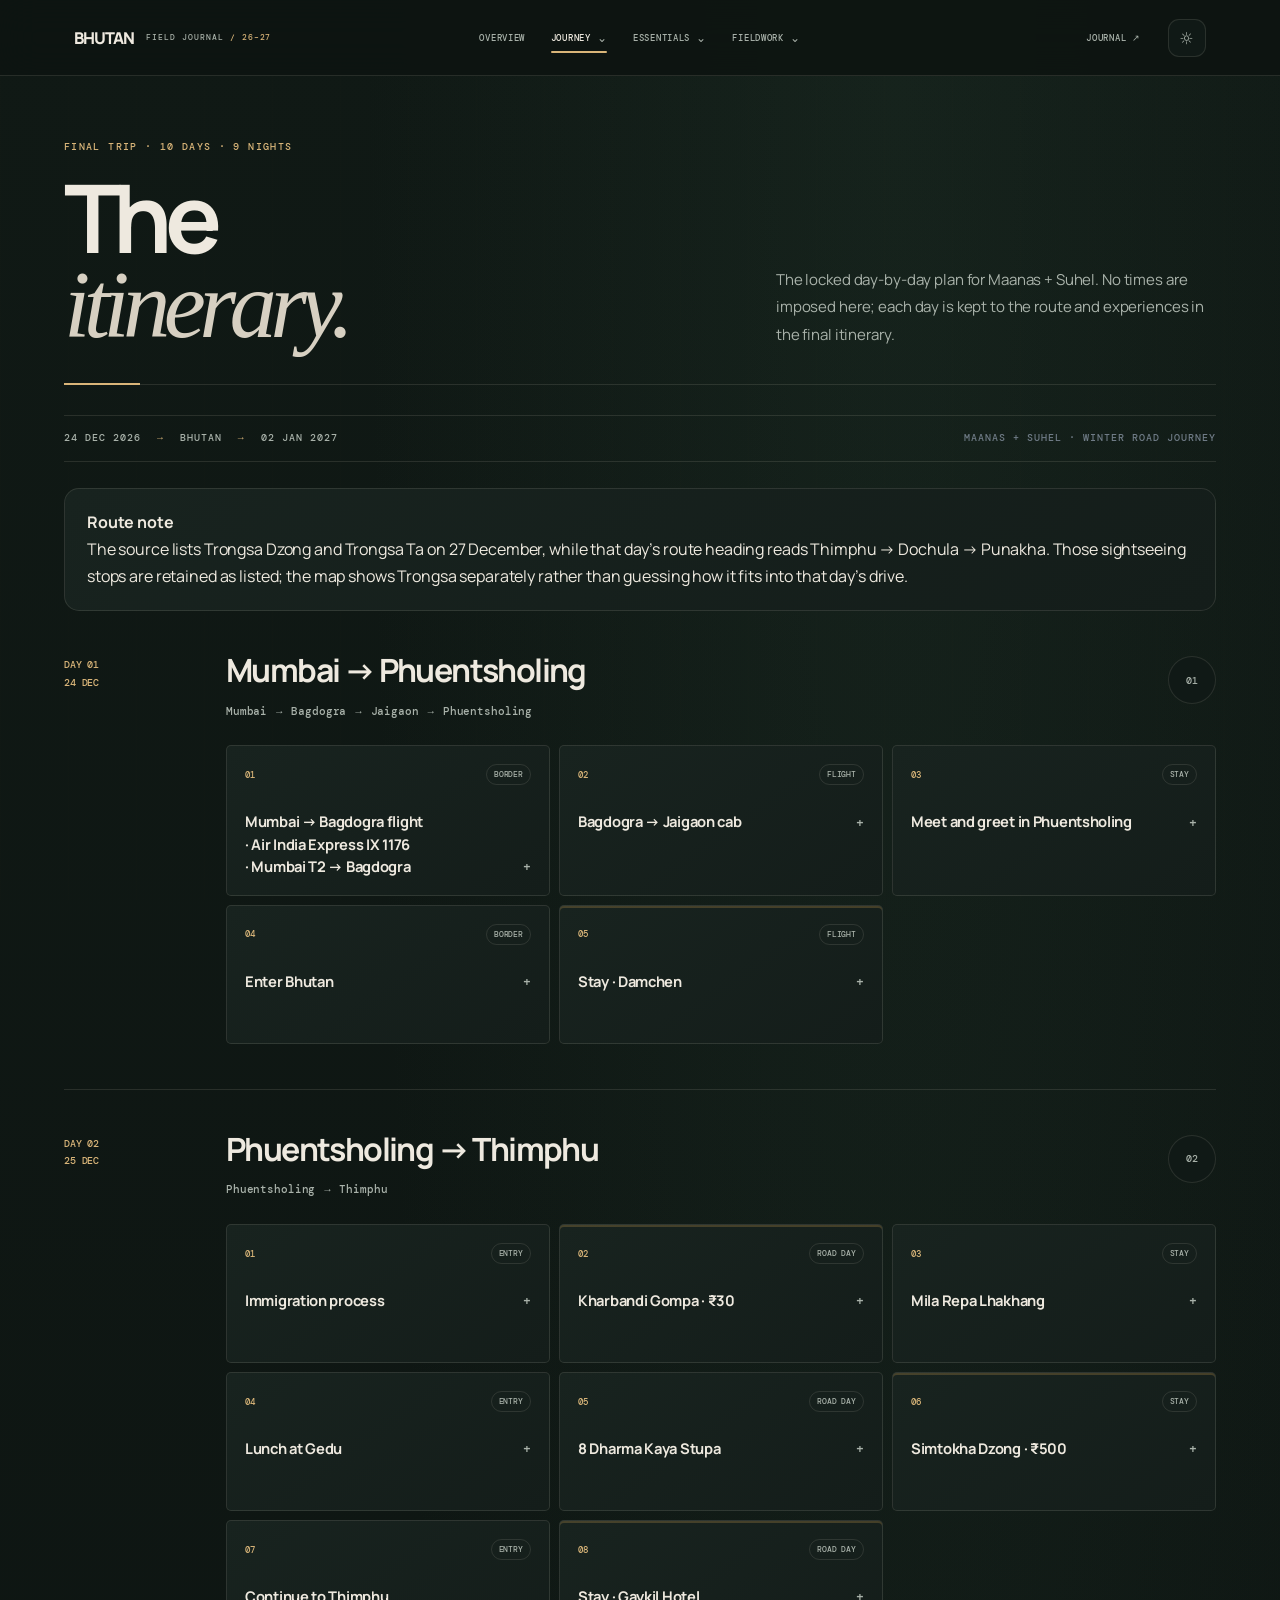
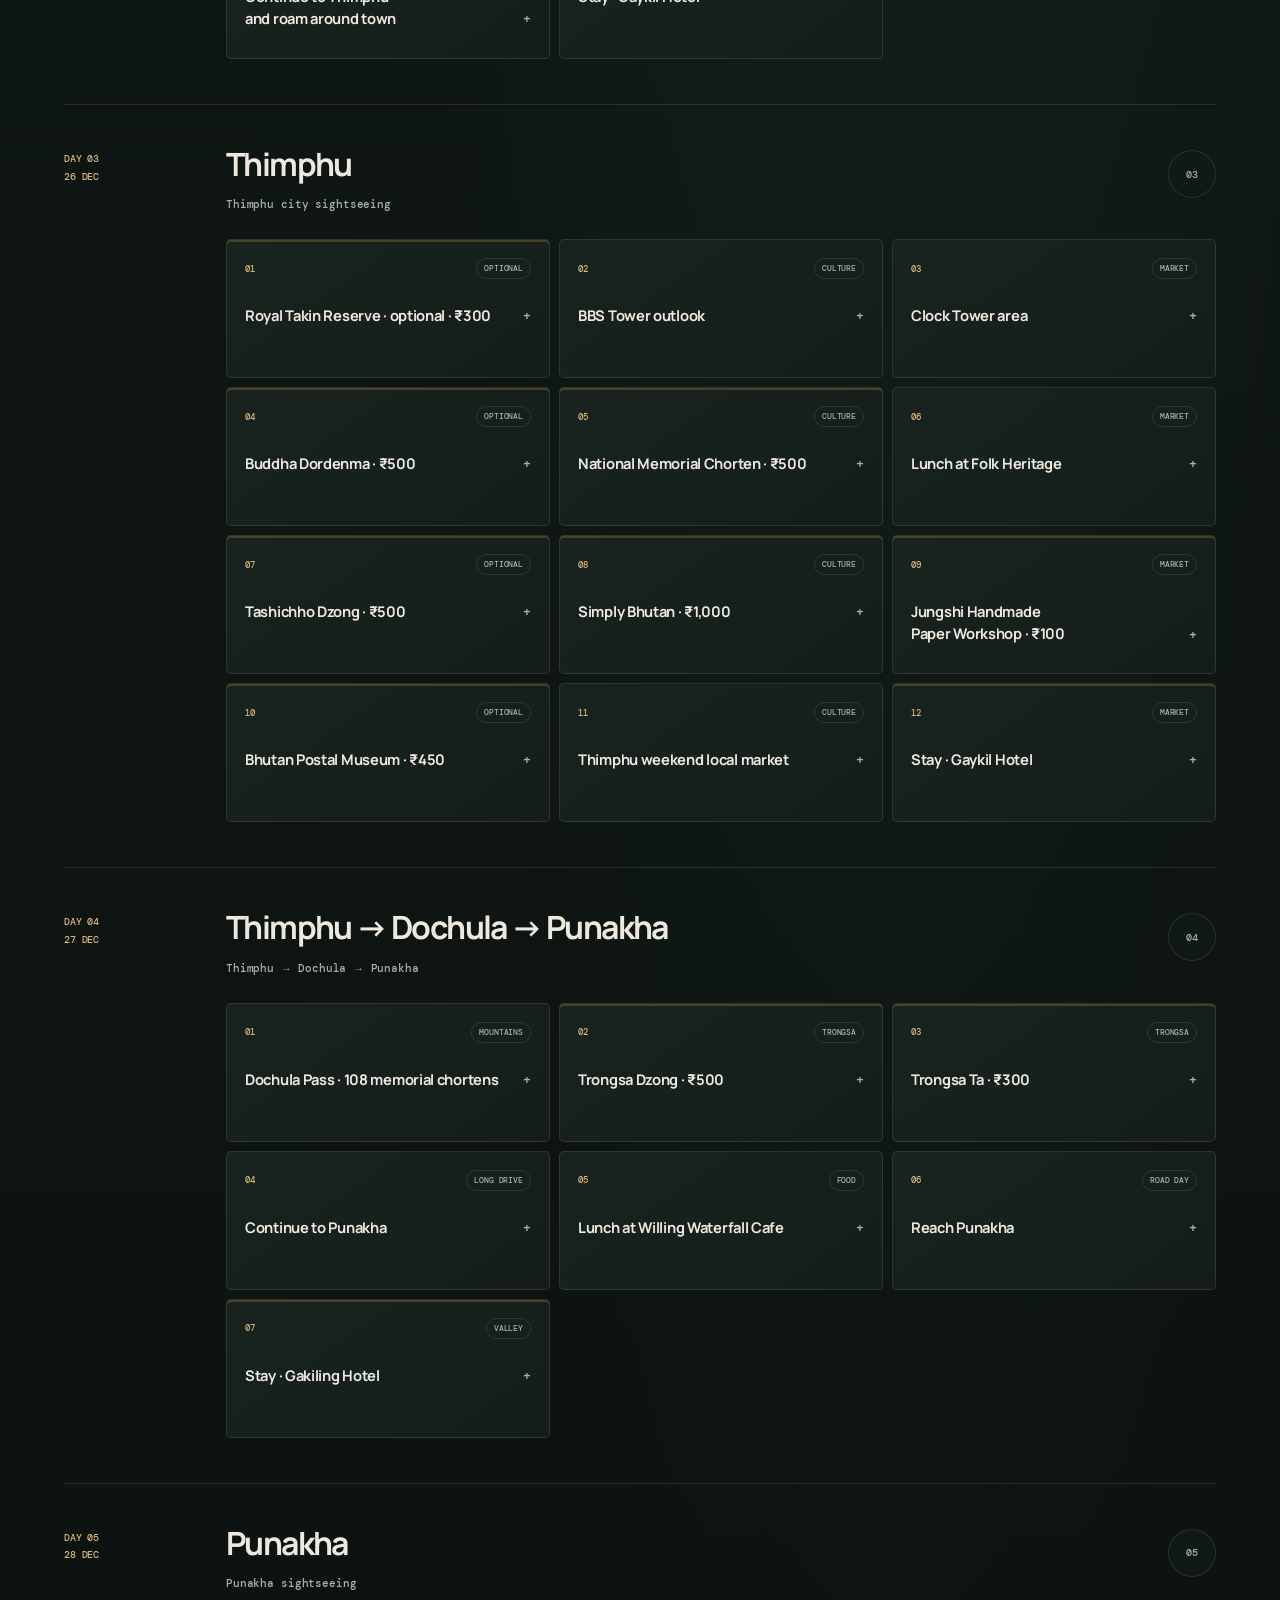
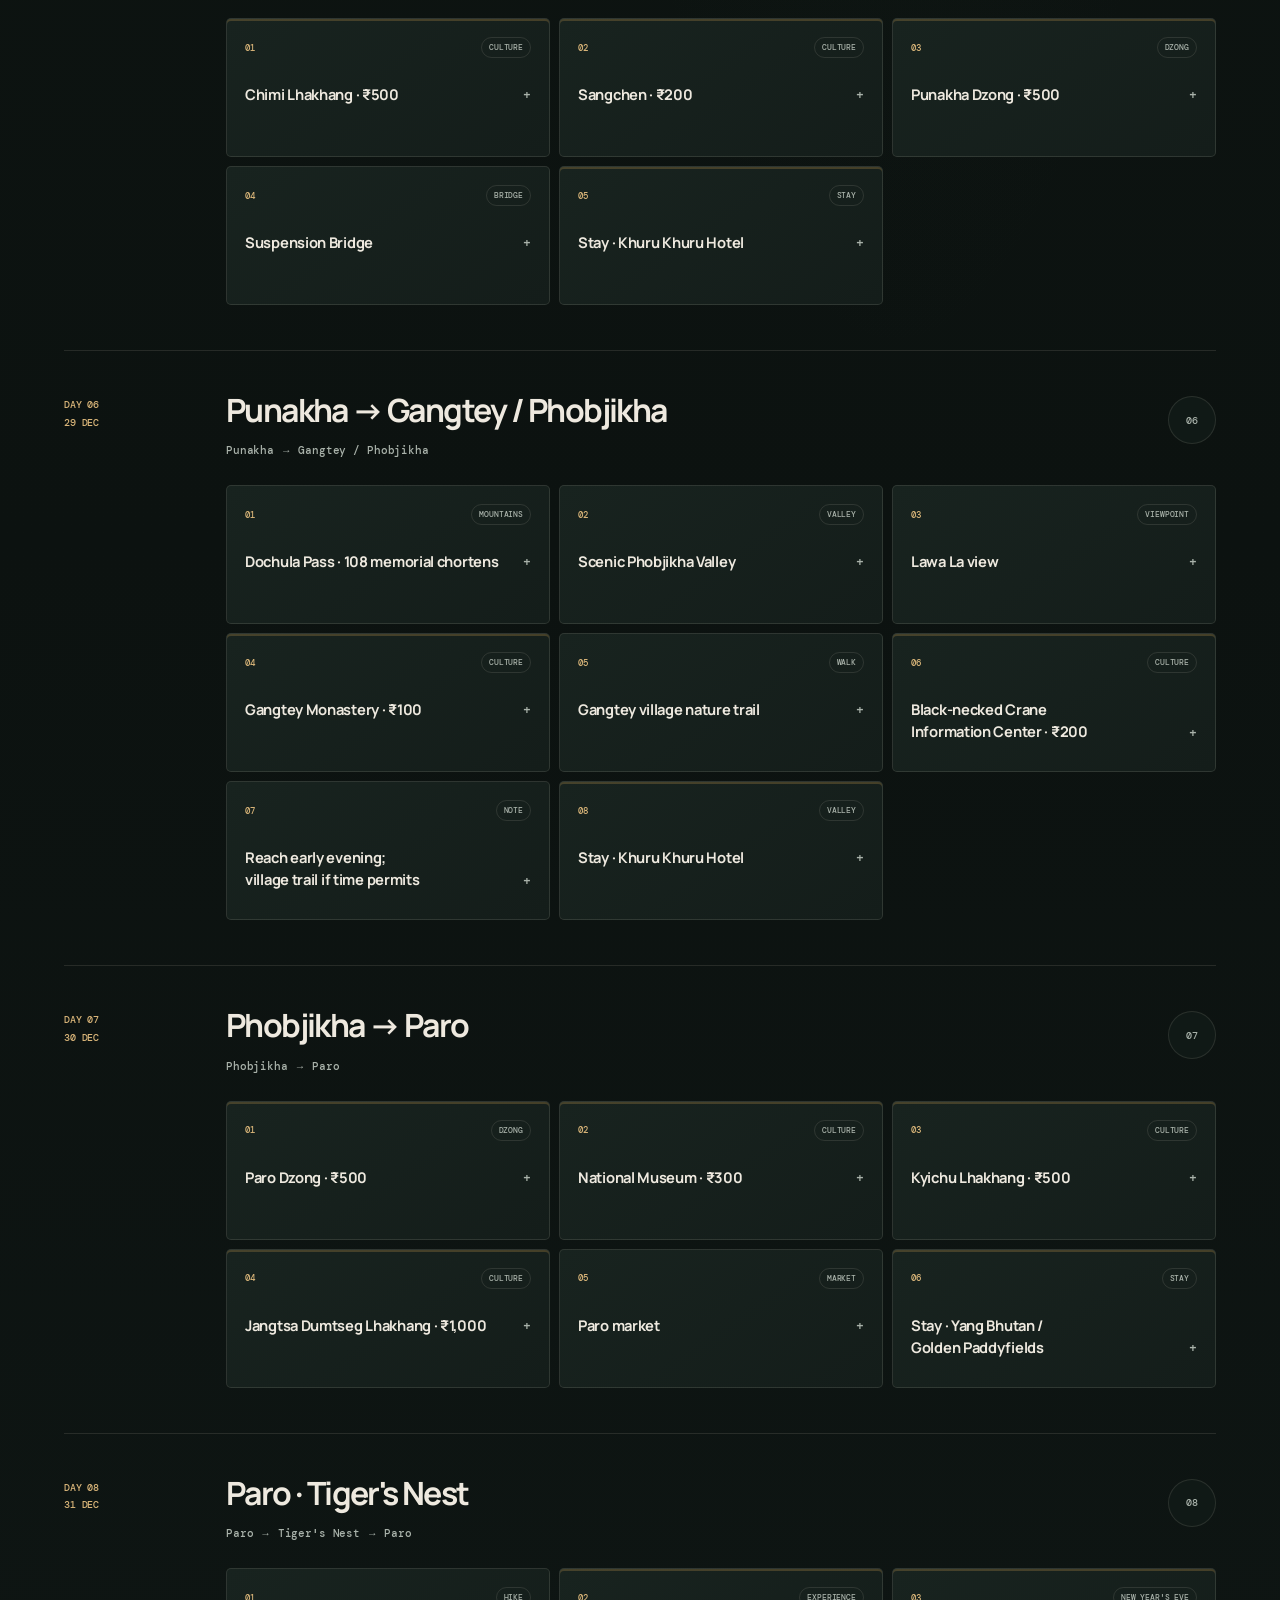
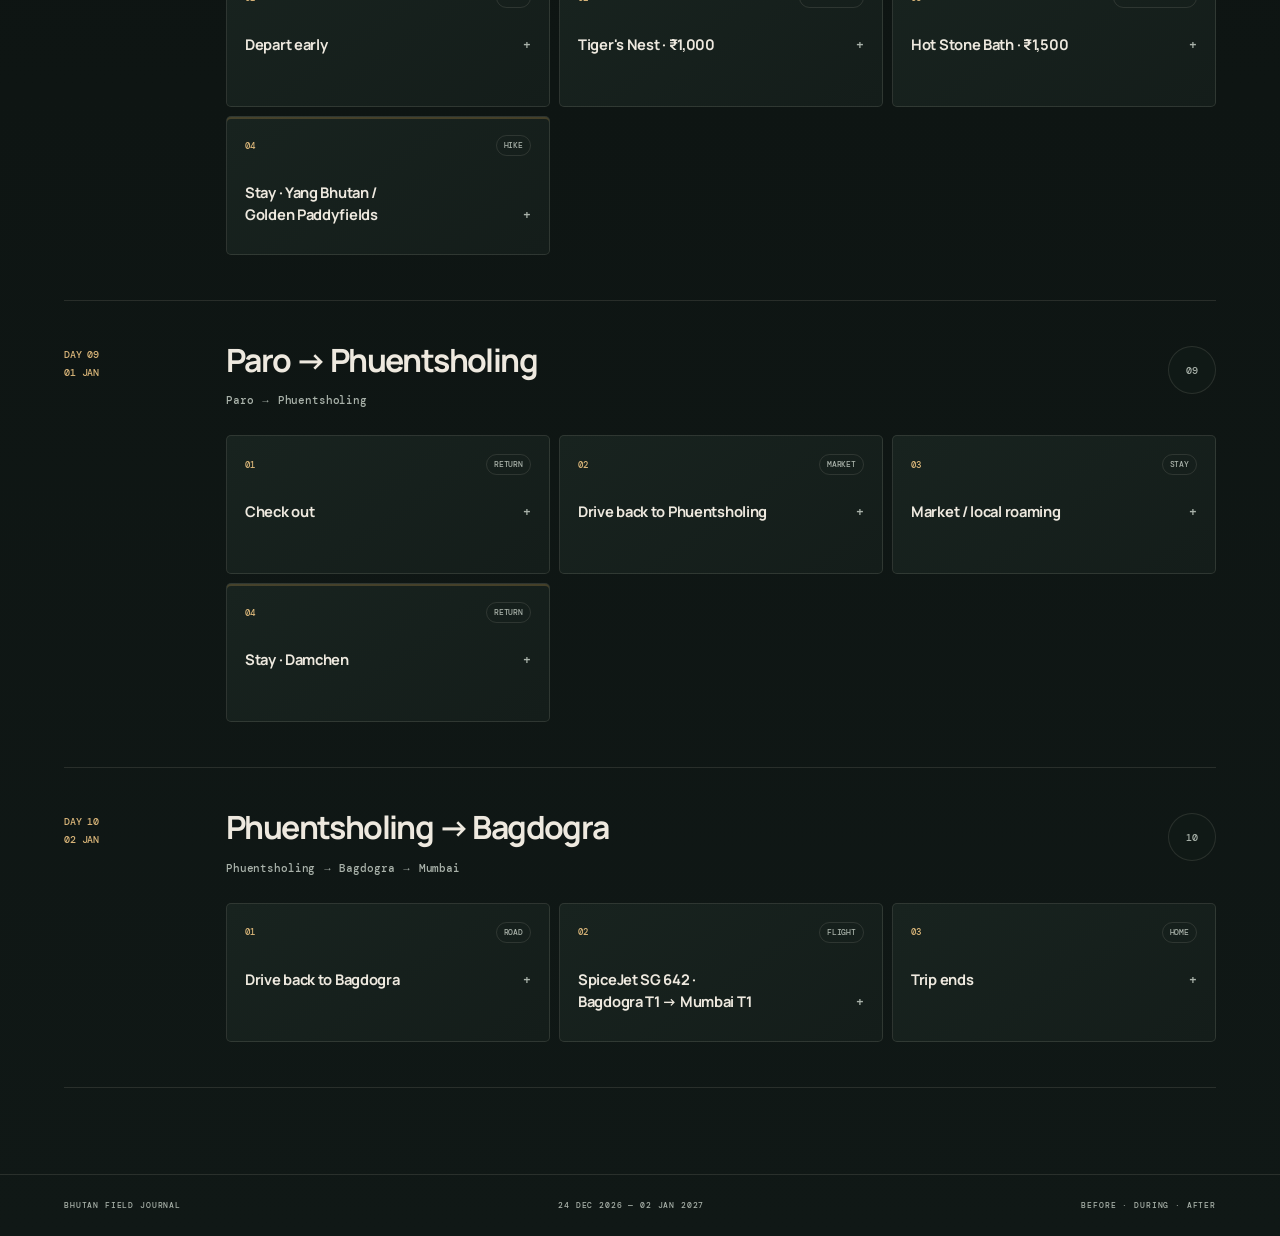
<file: itinerary.html>
<!doctype html>
<html lang="en">
<head><meta charset="utf-8"><meta name="viewport" content="width=device-width,initial-scale=1"><meta name="theme-color" content="#0a0f14"><title>Itinerary · Bhutan</title><script>try{const mode=localStorage.getItem("bhutan-theme");document.documentElement.dataset.theme=mode==="light"?"bhutan-light":"bhutan-dark"}catch(e){document.documentElement.dataset.theme="bhutan-dark"}</script><link rel="stylesheet" href="styles.css?v=bhutan-mode-1">
</head>
<body>
<nav class="site-nav"><a class="brand" href="index.html"><strong>BHUTAN</strong><span>FIELD JOURNAL <i>/ 26–27</i></span></a>
<div class="navlinks" aria-label="Site sections"><a href="index.html">Overview</a><details class="nav-group"><summary>Journey <span>⌄</span></summary><div class="nav-menu"><a href="itinerary.html">Itinerary<small>Day by day</small></a><a href="route.html">Route &amp; map<small>Places and road links</small></a></div></details>
<details class="nav-group"><summary>Essentials <span>⌄</span></summary><div class="nav-menu"><a href="budget.html">Budget<small>Known costs</small></a><a href="stays.html">Stays<small>Where we sleep</small></a><a href="permits.html">Entry<small>Border notes</small></a><a href="packing.html">Packing<small>What to carry</small></a><a href="food.html">Food<small>Things to taste</small></a></div></details>
<details class="nav-group"><summary>Fieldwork <span>⌄</span></summary><div class="nav-menu"><a href="gear.html">Gear desk<small>Kit and backups</small></a><a href="film.html">The film<small>Shots and reels</small></a><a href="journal.html">Trip journal<small>Notes and memories</small></a></div></details></div>
<div class="nav-actions"><a class="journal-shortcut" href="journal.html">Journal ↗</a><details id="themePicker" class="theme-picker"><summary id="themeToggle" class="theme-toggle" aria-expanded="false" aria-controls="themeMenu"><span class="theme-dot" aria-hidden="true"></span><span id="themeLabel">Bhutan</span><span>⌄</span></summary><div id="themeMenu" class="theme-menu">
<button class="theme-option" type="button" data-theme="bhutan" aria-pressed="true"><span class="theme-colors"><i style="background:#101915"></i><i style="background:#18231f"></i><i style="background:#d9b579"></i><i style="background:#d7d0c2"></i></span><span class="theme-option-copy"><b>Bhutan</b><small>Field green · warm parchment</small></span></button>
<button class="theme-option" type="button" data-theme="aurora" aria-pressed="false"><span class="theme-colors"><i style="background:#031517"></i><i style="background:#073b3a"></i><i style="background:#42f5d0"></i><i style="background:#78ffe2"></i></span><span class="theme-option-copy"><b>Aurora</b><small>Electric mint · luminous cyan</small></span></button>
<button class="theme-option" type="button" data-theme="forest" aria-pressed="false"><span class="theme-colors"><i style="background:#041309"></i><i style="background:#0a321c"></i><i style="background:#31ed8c"></i><i style="background:#71ffb2"></i></span><span class="theme-option-copy"><b>Forest</b><small>Emerald · vivid jade</small></span></button>
<button class="theme-option" type="button" data-theme="rose" aria-pressed="false"><span class="theme-colors"><i style="background:#160912"></i><i style="background:#321326"></i><i style="background:#ff78ad"></i><i style="background:#ff9fc5"></i></span><span class="theme-option-copy"><b>Rose</b><small>Deep plum · vibrant rose</small></span></button>
<button class="theme-option" type="button" data-theme="ocean" aria-pressed="false"><span class="theme-colors"><i style="background:#03101b"></i><i style="background:#07304a"></i><i style="background:#24d9ff"></i><i style="background:#5fe8ff"></i></span><span class="theme-option-copy"><b>Ocean</b><small>Deep blue · electric aqua</small></span></button>
<button class="theme-option" type="button" data-theme="graphite" aria-pressed="false"><span class="theme-colors"><i style="background:#0c0e11"></i><i style="background:#20242a"></i><i style="background:#e1e6ed"></i><i style="background:#aeb8c4"></i></span><span class="theme-option-copy"><b>Graphite</b><small>Silver monochrome · crisp</small></span></button>
</div></details></div></nav>
<main class="page-wrap itinerary-page">
<header class="page-head"><div><div class="eyebrow">FINAL TRIP · 10 DAYS · 9 NIGHTS</div><h1>The<br><i>itinerary.</i></h1></div><p>The locked day-by-day plan for Maanas + Suhel. No times are imposed here; each day is kept to the route and experiences in the final itinerary.</p></header>
<div class="trip-ribbon"><span>24 DEC 2026</span><b>→</b><span>BHUTAN</span><b>→</b><span>02 JAN 2027</span><em>MAANAS + SUHEL · WINTER ROAD JOURNEY</em></div><div class="notice route-source-note"><strong>Route note</strong><br>The source lists Trongsa Dzong and Trongsa Ta on 27 December, while that day’s route heading reads Thimphu → Dochula → Punakha. Those sightseeing stops are retained as listed; the map shows Trongsa separately rather than guessing how it fits into that day’s drive.</div>

<section class="day itinerary-day"><div class="dayno">DAY 01<br>24 DEC</div><div class="day-body"><div class="day-heading"><div><h2>Mumbai → Phuentsholing</h2><div class="route-line">Mumbai → Bagdogra → Jaigaon → Phuentsholing</div></div><span class="day-marker">01</span></div><div class="day-grid"><article class="story-card " tabindex="0"><div class="story-top"><span class="story-index">01</span><span class="story-type">BORDER</span></div><h3>Mumbai → Bagdogra flight · Air India Express IX 1176 · Mumbai T2 → Bagdogra</h3></article><article class="story-card " tabindex="0"><div class="story-top"><span class="story-index">02</span><span class="story-type">FLIGHT</span></div><h3>Bagdogra → Jaigaon cab</h3></article><article class="story-card " tabindex="0"><div class="story-top"><span class="story-index">03</span><span class="story-type">STAY</span></div><h3>Meet and greet in Phuentsholing</h3></article><article class="story-card " tabindex="0"><div class="story-top"><span class="story-index">04</span><span class="story-type">BORDER</span></div><h3>Enter Bhutan</h3></article><article class="story-card highlight" tabindex="0"><div class="story-top"><span class="story-index">05</span><span class="story-type">FLIGHT</span></div><h3>Stay · Damchen</h3></article></div></div></section><section class="day itinerary-day"><div class="dayno">DAY 02<br>25 DEC</div><div class="day-body"><div class="day-heading"><div><h2>Phuentsholing → Thimphu</h2><div class="route-line">Phuentsholing → Thimphu</div></div><span class="day-marker">02</span></div><div class="day-grid"><article class="story-card " tabindex="0"><div class="story-top"><span class="story-index">01</span><span class="story-type">ENTRY</span></div><h3>Immigration process</h3></article><article class="story-card highlight" tabindex="0"><div class="story-top"><span class="story-index">02</span><span class="story-type">ROAD DAY</span></div><h3>Kharbandi Gompa · ₹30</h3></article><article class="story-card " tabindex="0"><div class="story-top"><span class="story-index">03</span><span class="story-type">STAY</span></div><h3>Mila Repa Lhakhang</h3></article><article class="story-card " tabindex="0"><div class="story-top"><span class="story-index">04</span><span class="story-type">ENTRY</span></div><h3>Lunch at Gedu</h3></article><article class="story-card " tabindex="0"><div class="story-top"><span class="story-index">05</span><span class="story-type">ROAD DAY</span></div><h3>8 Dharma Kaya Stupa</h3></article><article class="story-card highlight" tabindex="0"><div class="story-top"><span class="story-index">06</span><span class="story-type">STAY</span></div><h3>Simtokha Dzong · ₹500</h3></article><article class="story-card " tabindex="0"><div class="story-top"><span class="story-index">07</span><span class="story-type">ENTRY</span></div><h3>Continue to Thimphu and roam around town</h3></article><article class="story-card highlight" tabindex="0"><div class="story-top"><span class="story-index">08</span><span class="story-type">ROAD DAY</span></div><h3>Stay · Gaykil Hotel</h3></article></div></div></section><section class="day itinerary-day"><div class="dayno">DAY 03<br>26 DEC</div><div class="day-body"><div class="day-heading"><div><h2>Thimphu</h2><div class="route-line">Thimphu city sightseeing</div></div><span class="day-marker">03</span></div><div class="day-grid"><article class="story-card highlight" tabindex="0"><div class="story-top"><span class="story-index">01</span><span class="story-type">OPTIONAL</span></div><h3>Royal Takin Reserve · optional · ₹300</h3></article><article class="story-card " tabindex="0"><div class="story-top"><span class="story-index">02</span><span class="story-type">CULTURE</span></div><h3>BBS Tower outlook</h3></article><article class="story-card " tabindex="0"><div class="story-top"><span class="story-index">03</span><span class="story-type">MARKET</span></div><h3>Clock Tower area</h3></article><article class="story-card highlight" tabindex="0"><div class="story-top"><span class="story-index">04</span><span class="story-type">OPTIONAL</span></div><h3>Buddha Dordenma · ₹500</h3></article><article class="story-card highlight" tabindex="0"><div class="story-top"><span class="story-index">05</span><span class="story-type">CULTURE</span></div><h3>National Memorial Chorten · ₹500</h3></article><article class="story-card " tabindex="0"><div class="story-top"><span class="story-index">06</span><span class="story-type">MARKET</span></div><h3>Lunch at Folk Heritage</h3></article><article class="story-card highlight" tabindex="0"><div class="story-top"><span class="story-index">07</span><span class="story-type">OPTIONAL</span></div><h3>Tashichho Dzong · ₹500</h3></article><article class="story-card highlight" tabindex="0"><div class="story-top"><span class="story-index">08</span><span class="story-type">CULTURE</span></div><h3>Simply Bhutan · ₹1,000</h3></article><article class="story-card highlight" tabindex="0"><div class="story-top"><span class="story-index">09</span><span class="story-type">MARKET</span></div><h3>Jungshi Handmade Paper Workshop · ₹100</h3></article><article class="story-card highlight" tabindex="0"><div class="story-top"><span class="story-index">10</span><span class="story-type">OPTIONAL</span></div><h3>Bhutan Postal Museum · ₹450</h3></article><article class="story-card " tabindex="0"><div class="story-top"><span class="story-index">11</span><span class="story-type">CULTURE</span></div><h3>Thimphu weekend local market</h3></article><article class="story-card highlight" tabindex="0"><div class="story-top"><span class="story-index">12</span><span class="story-type">MARKET</span></div><h3>Stay · Gaykil Hotel</h3></article></div></div></section><section class="day itinerary-day"><div class="dayno">DAY 04<br>27 DEC</div><div class="day-body"><div class="day-heading"><div><h2>Thimphu → Dochula → Punakha</h2><div class="route-line">Thimphu → Dochula → Punakha</div></div><span class="day-marker">04</span></div><div class="day-grid"><article class="story-card" tabindex="0"><div class="story-top"><span class="story-index">01</span><span class="story-type">MOUNTAINS</span></div><h3>Dochula Pass · 108 memorial chortens</h3></article><article class="story-card highlight" tabindex="0"><div class="story-top"><span class="story-index">02</span><span class="story-type">TRONGSA</span></div><h3>Trongsa Dzong · ₹500</h3></article><article class="story-card highlight" tabindex="0"><div class="story-top"><span class="story-index">03</span><span class="story-type">TRONGSA</span></div><h3>Trongsa Ta · ₹300</h3></article><article class="story-card" tabindex="0"><div class="story-top"><span class="story-index">04</span><span class="story-type">LONG DRIVE</span></div><h3>Continue to Punakha</h3></article><article class="story-card" tabindex="0"><div class="story-top"><span class="story-index">05</span><span class="story-type">FOOD</span></div><h3>Lunch at Willing Waterfall Cafe</h3></article><article class="story-card" tabindex="0"><div class="story-top"><span class="story-index">06</span><span class="story-type">ROAD DAY</span></div><h3>Reach Punakha</h3></article><article class="story-card highlight" tabindex="0"><div class="story-top"><span class="story-index">07</span><span class="story-type">VALLEY</span></div><h3>Stay · Gakiling Hotel</h3></article></div></div></section><section class="day itinerary-day"><div class="dayno">DAY 05<br>28 DEC</div><div class="day-body"><div class="day-heading"><div><h2>Punakha</h2><div class="route-line">Punakha sightseeing</div></div><span class="day-marker">05</span></div><div class="day-grid"><article class="story-card highlight" tabindex="0"><div class="story-top"><span class="story-index">01</span><span class="story-type">CULTURE</span></div><h3>Chimi Lhakhang · ₹500</h3></article><article class="story-card highlight" tabindex="0"><div class="story-top"><span class="story-index">02</span><span class="story-type">CULTURE</span></div><h3>Sangchen · ₹200</h3></article><article class="story-card highlight" tabindex="0"><div class="story-top"><span class="story-index">03</span><span class="story-type">DZONG</span></div><h3>Punakha Dzong · ₹500</h3></article><article class="story-card" tabindex="0"><div class="story-top"><span class="story-index">04</span><span class="story-type">BRIDGE</span></div><h3>Suspension Bridge</h3></article><article class="story-card highlight" tabindex="0"><div class="story-top"><span class="story-index">05</span><span class="story-type">STAY</span></div><h3>Stay · Khuru Khuru Hotel</h3></article></div></div></section><section class="day itinerary-day"><div class="dayno">DAY 06<br>29 DEC</div><div class="day-body"><div class="day-heading"><div><h2>Punakha → Gangtey / Phobjikha</h2><div class="route-line">Punakha → Gangtey / Phobjikha</div></div><span class="day-marker">06</span></div><div class="day-grid"><article class="story-card" tabindex="0"><div class="story-top"><span class="story-index">01</span><span class="story-type">MOUNTAINS</span></div><h3>Dochula Pass · 108 memorial chortens</h3></article><article class="story-card" tabindex="0"><div class="story-top"><span class="story-index">02</span><span class="story-type">VALLEY</span></div><h3>Scenic Phobjikha Valley</h3></article><article class="story-card" tabindex="0"><div class="story-top"><span class="story-index">03</span><span class="story-type">VIEWPOINT</span></div><h3>Lawa La view</h3></article><article class="story-card highlight" tabindex="0"><div class="story-top"><span class="story-index">04</span><span class="story-type">CULTURE</span></div><h3>Gangtey Monastery · ₹100</h3></article><article class="story-card" tabindex="0"><div class="story-top"><span class="story-index">05</span><span class="story-type">WALK</span></div><h3>Gangtey village nature trail</h3></article><article class="story-card highlight" tabindex="0"><div class="story-top"><span class="story-index">06</span><span class="story-type">CULTURE</span></div><h3>Black-necked Crane Information Center · ₹200</h3></article><article class="story-card" tabindex="0"><div class="story-top"><span class="story-index">07</span><span class="story-type">NOTE</span></div><h3>Reach early evening; village trail if time permits</h3></article><article class="story-card highlight" tabindex="0"><div class="story-top"><span class="story-index">08</span><span class="story-type">VALLEY</span></div><h3>Stay · Khuru Khuru Hotel</h3></article></div></div></section><section class="day itinerary-day"><div class="dayno">DAY 07<br>30 DEC</div><div class="day-body"><div class="day-heading"><div><h2>Phobjikha → Paro</h2><div class="route-line">Phobjikha → Paro</div></div><span class="day-marker">07</span></div><div class="day-grid"><article class="story-card highlight" tabindex="0"><div class="story-top"><span class="story-index">01</span><span class="story-type">DZONG</span></div><h3>Paro Dzong · ₹500</h3></article><article class="story-card highlight" tabindex="0"><div class="story-top"><span class="story-index">02</span><span class="story-type">CULTURE</span></div><h3>National Museum · ₹300</h3></article><article class="story-card highlight" tabindex="0"><div class="story-top"><span class="story-index">03</span><span class="story-type">CULTURE</span></div><h3>Kyichu Lhakhang · ₹500</h3></article><article class="story-card highlight" tabindex="0"><div class="story-top"><span class="story-index">04</span><span class="story-type">CULTURE</span></div><h3>Jangtsa Dumtseg Lhakhang · ₹1,000</h3></article><article class="story-card" tabindex="0"><div class="story-top"><span class="story-index">05</span><span class="story-type">MARKET</span></div><h3>Paro market</h3></article><article class="story-card highlight" tabindex="0"><div class="story-top"><span class="story-index">06</span><span class="story-type">STAY</span></div><h3>Stay · Yang Bhutan / Golden Paddyfields</h3></article></div></div></section><section class="day itinerary-day"><div class="dayno">DAY 08<br>31 DEC</div><div class="day-body"><div class="day-heading"><div><h2>Paro · Tiger's Nest</h2><div class="route-line">Paro → Tiger's Nest → Paro</div></div><span class="day-marker">08</span></div><div class="day-grid"><article class="story-card " tabindex="0"><div class="story-top"><span class="story-index">01</span><span class="story-type">HIKE</span></div><h3>Depart early</h3></article><article class="story-card highlight" tabindex="0"><div class="story-top"><span class="story-index">02</span><span class="story-type">EXPERIENCE</span></div><h3>Tiger's Nest · ₹1,000</h3></article><article class="story-card highlight" tabindex="0"><div class="story-top"><span class="story-index">03</span><span class="story-type">NEW YEAR'S EVE</span></div><h3>Hot Stone Bath · ₹1,500</h3></article><article class="story-card highlight" tabindex="0"><div class="story-top"><span class="story-index">04</span><span class="story-type">HIKE</span></div><h3>Stay · Yang Bhutan / Golden Paddyfields</h3></article></div></div></section><section class="day itinerary-day"><div class="dayno">DAY 09<br>01 JAN</div><div class="day-body"><div class="day-heading"><div><h2>Paro → Phuentsholing</h2><div class="route-line">Paro → Phuentsholing</div></div><span class="day-marker">09</span></div><div class="day-grid"><article class="story-card " tabindex="0"><div class="story-top"><span class="story-index">01</span><span class="story-type">RETURN</span></div><h3>Check out</h3></article><article class="story-card " tabindex="0"><div class="story-top"><span class="story-index">02</span><span class="story-type">MARKET</span></div><h3>Drive back to Phuentsholing</h3></article><article class="story-card " tabindex="0"><div class="story-top"><span class="story-index">03</span><span class="story-type">STAY</span></div><h3>Market / local roaming</h3></article><article class="story-card highlight" tabindex="0"><div class="story-top"><span class="story-index">04</span><span class="story-type">RETURN</span></div><h3>Stay · Damchen</h3></article></div></div></section><section class="day itinerary-day"><div class="dayno">DAY 10<br>02 JAN</div><div class="day-body"><div class="day-heading"><div><h2>Phuentsholing → Bagdogra</h2><div class="route-line">Phuentsholing → Bagdogra → Mumbai</div></div><span class="day-marker">10</span></div><div class="day-grid"><article class="story-card " tabindex="0"><div class="story-top"><span class="story-index">01</span><span class="story-type">ROAD</span></div><h3>Drive back to Bagdogra</h3></article><article class="story-card " tabindex="0"><div class="story-top"><span class="story-index">02</span><span class="story-type">FLIGHT</span></div><h3>SpiceJet SG 642 · Bagdogra T1 → Mumbai T1</h3></article><article class="story-card " tabindex="0"><div class="story-top"><span class="story-index">03</span><span class="story-type">HOME</span></div><h3>Trip ends</h3></article></div></div></section>
</main>
<footer class="site-footer"><span>BHUTAN FIELD JOURNAL</span><span>24 DEC 2026 — 02 JAN 2027</span><span>BEFORE · DURING · AFTER</span></footer>
<script>document.querySelectorAll('.story-card').forEach(c=>c.addEventListener('click',()=>c.classList.toggle('is-open')));</script>
<script src="theme.js?v=bhutan-mode-1"></script>
</body></html>
</file>
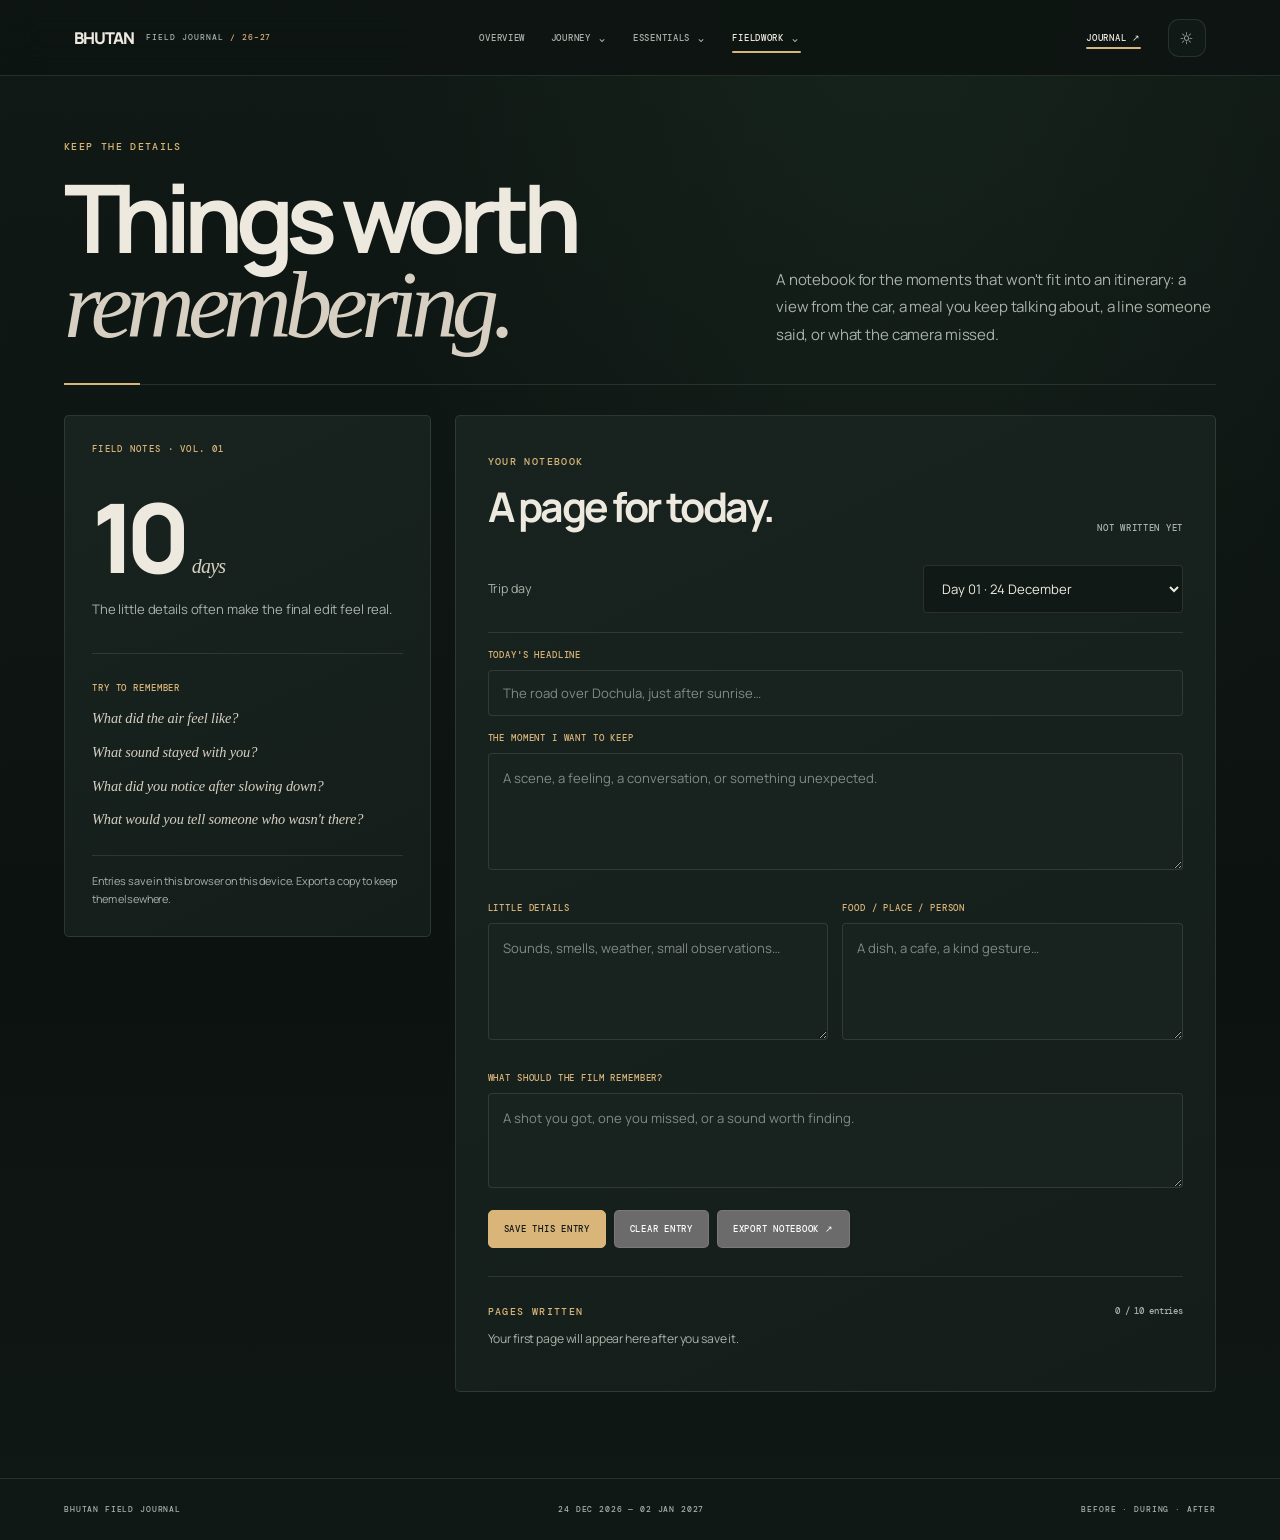
<file: journal.html>
<!doctype html><html lang="en"><head><meta charset="utf-8"><meta name="viewport" content="width=device-width,initial-scale=1"><meta name="theme-color" content="#101915"><title>Trip journal · Bhutan Field Journal</title><script>try{const mode=localStorage.getItem("bhutan-theme");document.documentElement.dataset.theme=mode==="light"?"bhutan-light":"bhutan-dark"}catch(e){document.documentElement.dataset.theme="bhutan-dark"}</script><link rel="stylesheet" href="styles.css?v=bhutan-mode-1"></head><body><nav></nav><main class="page-wrap"><header class="page-head"><div><div class="eyebrow">KEEP THE DETAILS</div><h1>Things worth<br><i>remembering.</i></h1></div><p>A notebook for the moments that won't fit into an itinerary: a view from the car, a meal you keep talking about, a line someone said, or what the camera missed.</p></header>
<section class="journal-layout"><aside class="journal-aside"><div class="paper-kicker">FIELD NOTES · VOL. 01</div><div class="journal-big-number">10<span>days</span></div><p>The little details often make the final edit feel real.</p><div class="journal-prompts"><span>TRY TO REMEMBER</span><p>What did the air feel like?</p><p>What sound stayed with you?</p><p>What did you notice after slowing down?</p><p>What would you tell someone who wasn't there?</p></div><div class="local-note">Entries save in this browser on this device. Export a copy to keep them elsewhere.</div></aside>
<section class="journal-editor"><div class="editor-head"><div><span class="eyebrow">YOUR NOTEBOOK</span><h2>A page for today.</h2></div><span class="saved-state" id="journalStatus" role="status">Ready</span></div>
<div class="journal-day-picker"><label for="journalDay">Trip day</label><select id="journalDay"><option value="1">Day 01 · 24 December</option><option value="2">Day 02 · 25 December</option><option value="3">Day 03 · 26 December</option><option value="4">Day 04 · 27 December</option><option value="5">Day 05 · 28 December</option><option value="6">Day 06 · 29 December</option><option value="7">Day 07 · 30 December</option><option value="8">Day 08 · 31 December</option><option value="9">Day 09 · 01 January</option><option value="10">Day 10 · 02 January</option></select></div>
<form id="journalForm"><label class="journal-field"><span>Today's headline</span><input id="jHeadline" maxlength="100" placeholder="The road over Dochula, just after sunrise…"></label><label class="journal-field"><span>The moment I want to keep</span><textarea id="jHighlight" rows="4" maxlength="2500" placeholder="A scene, a feeling, a conversation, or something unexpected."></textarea></label>
<div class="journal-two-col"><label class="journal-field"><span>Little details</span><textarea id="jDetails" rows="4" maxlength="1800" placeholder="Sounds, smells, weather, small observations…"></textarea></label><label class="journal-field"><span>Food / place / person</span><textarea id="jPeople" rows="4" maxlength="1800" placeholder="A dish, a cafe, a kind gesture…"></textarea></label></div><label class="journal-field"><span>What should the film remember?</span><textarea id="jFilm" rows="3" maxlength="1800" placeholder="A shot you got, one you missed, or a sound worth finding."></textarea></label>
<div class="journal-actions"><button class="btn primary" type="submit">Save this entry</button><button class="btn" type="button" id="clearEntry">Clear entry</button><button class="btn" type="button" id="exportJournal">Export notebook ↗</button></div></form>
<div class="journal-entry-list"><div class="entry-list-head"><span class="eyebrow">PAGES WRITTEN</span><span id="journalCount">0 / 10 entries</span></div><div id="journalEntries"><p class="journal-empty">Your first page will appear here after you save it.</p></div></div></section></section></main><footer class="site-footer"><span>BHUTAN FIELD JOURNAL</span><span>24 DEC 2026 — 02 JAN 2027</span><span>BEFORE · DURING · AFTER</span></footer>
<script>(()=>{const K="bhutan-field-journal-v1",ids=["jHeadline","jHighlight","jDetails","jPeople","jFilm"],day=document.getElementById("journalDay"),form=document.getElementById("journalForm"),status=document.getElementById("journalStatus");let entries={};try{entries=JSON.parse(localStorage.getItem(K)||"{}")}catch{}
function values(){return Object.fromEntries(ids.map(id=>[id,document.getElementById(id).value]))}function render(){const box=document.getElementById("journalEntries"),keys=Object.keys(entries).filter(k=>Object.values(entries[k]).some(v=>typeof v==="string"&&v.trim())).sort((a,b)=>+a-+b);document.getElementById("journalCount").textContent=keys.length+" / 10 entries";box.replaceChildren();if(!keys.length){const p=document.createElement("p");p.className="journal-empty";p.textContent="Your first page will appear here after you save it.";box.append(p);return}keys.forEach(k=>{const b=document.createElement("button");b.type="button";b.className="journal-entry-link";const s=document.createElement("span");s.textContent=day.querySelector('option[value="'+k+'"]').textContent;const title=document.createElement("b");title.textContent=entries[k].jHeadline||entries[k].jHighlight||"Untitled day";const ar=document.createElement("i");ar.textContent="↗";b.append(s,title,ar);b.addEventListener("click",()=>{day.value=k;load();form.scrollIntoView({behavior:"smooth",block:"start"})});box.append(b)})}
function load(){ids.forEach(id=>document.getElementById(id).value=entries[day.value]?.[id]||"");status.textContent=entries[day.value]?"Saved on this device":"Not written yet";render()}function save(){const e=values();if(Object.values(e).every(v=>!v.trim()))delete entries[day.value];else entries[day.value]={...e,updatedAt:new Date().toISOString()};try{localStorage.setItem(K,JSON.stringify(entries));status.textContent="Saved"}catch{status.textContent="Storage unavailable — export a copy"}render()}
form.addEventListener("submit",e=>{e.preventDefault();save()});day.addEventListener("change",load);document.getElementById("clearEntry").addEventListener("click",()=>{if(!confirm("Clear this day's saved entry from this browser?"))return;delete entries[day.value];try{localStorage.setItem(K,JSON.stringify(entries))}catch{}load()});document.getElementById("exportJournal").addEventListener("click",()=>{const blob=new Blob([JSON.stringify({title:"Bhutan Field Journal",exportedAt:new Date().toISOString(),entries},null,2)],{type:"application/json"}),url=URL.createObjectURL(blob),a=document.createElement("a");a.href=url;a.download="bhutan-field-journal.json";a.click();URL.revokeObjectURL(url)});load()})();</script><script src="theme.js?v=bhutan-mode-1"></script></body></html>
</file>
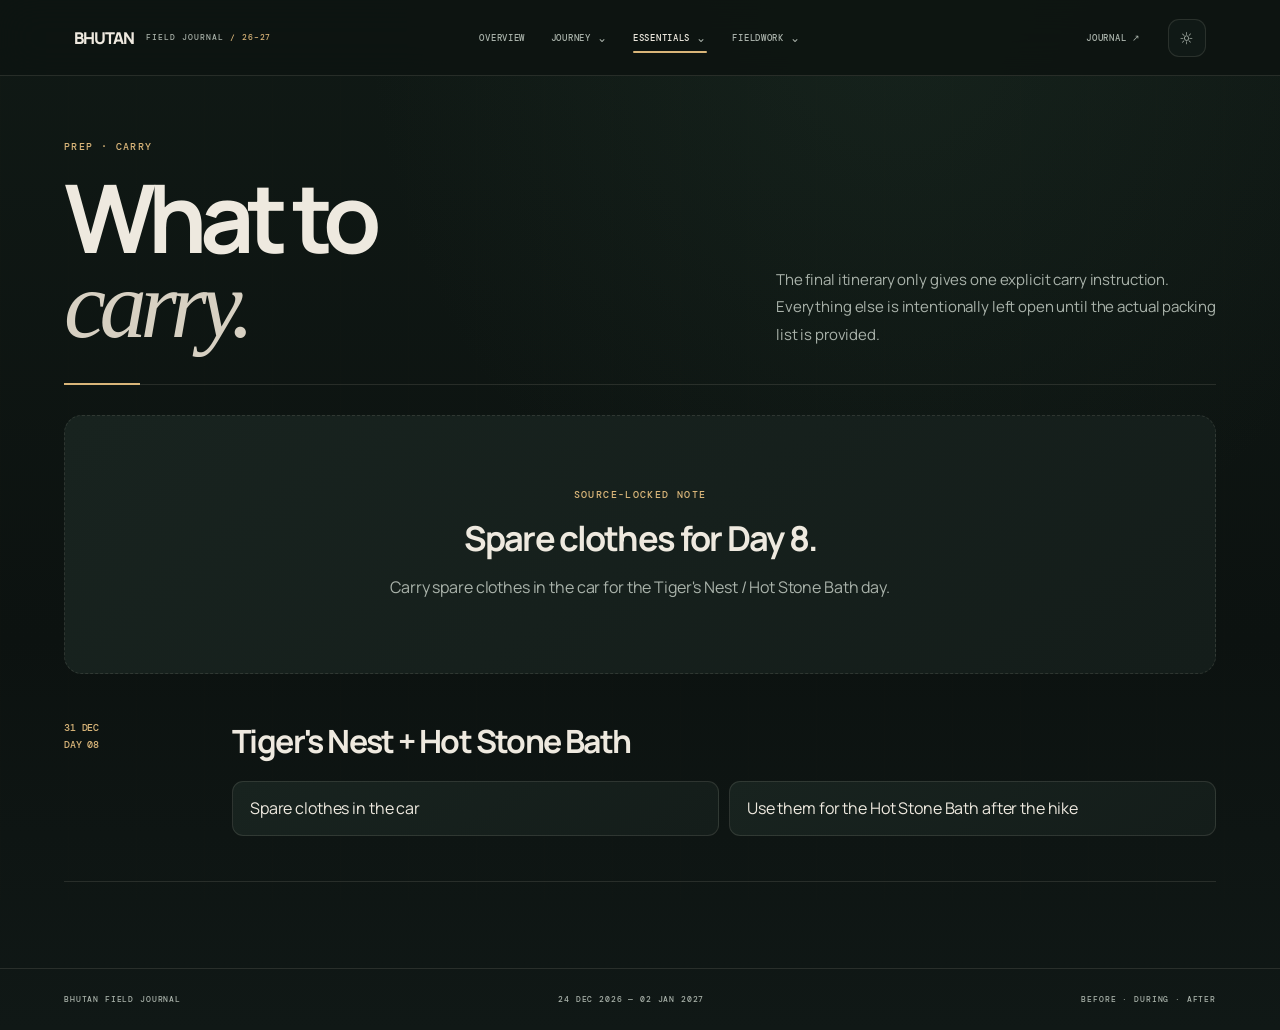
<file: packing.html>
<!doctype html><html lang="en"><head><meta charset="utf-8"><meta name="viewport" content="width=device-width,initial-scale=1"><title>Carry · Bhutan</title><script>try{const mode=localStorage.getItem("bhutan-theme");document.documentElement.dataset.theme=mode==="light"?"bhutan-light":"bhutan-dark"}catch(e){document.documentElement.dataset.theme="bhutan-dark"}</script><link rel="stylesheet" href="styles.css?v=bhutan-mode-1">
</head>
<body><nav class="site-nav"><a class="brand" href="index.html"><strong>BHUTAN</strong><span>FIELD JOURNAL <i>/ 26–27</i></span></a>
<div class="navlinks" aria-label="Site sections"><a href="index.html">Overview</a><details class="nav-group"><summary>Journey <span>⌄</span></summary><div class="nav-menu"><a href="itinerary.html">Itinerary<small>Day by day</small></a><a href="route.html">Route &amp; map<small>Places and road links</small></a></div></details>
<details class="nav-group"><summary>Essentials <span>⌄</span></summary><div class="nav-menu"><a href="budget.html">Budget<small>Known costs</small></a><a href="stays.html">Stays<small>Where we sleep</small></a><a href="permits.html">Entry<small>Border notes</small></a><a href="packing.html">Packing<small>What to carry</small></a><a href="food.html">Food<small>Things to taste</small></a></div></details>
<details class="nav-group"><summary>Fieldwork <span>⌄</span></summary><div class="nav-menu"><a href="gear.html">Gear desk<small>Kit and backups</small></a><a href="film.html">The film<small>Shots and reels</small></a><a href="journal.html">Trip journal<small>Notes and memories</small></a></div></details></div>
<div class="nav-actions"><a class="journal-shortcut" href="journal.html">Journal ↗</a><details id="themePicker" class="theme-picker"><summary id="themeToggle" class="theme-toggle" aria-expanded="false" aria-controls="themeMenu"><span class="theme-dot" aria-hidden="true"></span><span id="themeLabel">Bhutan</span><span>⌄</span></summary><div id="themeMenu" class="theme-menu">
<button class="theme-option" type="button" data-theme="bhutan" aria-pressed="true"><span class="theme-colors"><i style="background:#101915"></i><i style="background:#18231f"></i><i style="background:#d9b579"></i><i style="background:#d7d0c2"></i></span><span class="theme-option-copy"><b>Bhutan</b><small>Field green · warm parchment</small></span></button>
<button class="theme-option" type="button" data-theme="aurora" aria-pressed="false"><span class="theme-colors"><i style="background:#031517"></i><i style="background:#073b3a"></i><i style="background:#42f5d0"></i><i style="background:#78ffe2"></i></span><span class="theme-option-copy"><b>Aurora</b><small>Electric mint · luminous cyan</small></span></button>
<button class="theme-option" type="button" data-theme="forest" aria-pressed="false"><span class="theme-colors"><i style="background:#041309"></i><i style="background:#0a321c"></i><i style="background:#31ed8c"></i><i style="background:#71ffb2"></i></span><span class="theme-option-copy"><b>Forest</b><small>Emerald · vivid jade</small></span></button>
<button class="theme-option" type="button" data-theme="rose" aria-pressed="false"><span class="theme-colors"><i style="background:#160912"></i><i style="background:#321326"></i><i style="background:#ff78ad"></i><i style="background:#ff9fc5"></i></span><span class="theme-option-copy"><b>Rose</b><small>Deep plum · vibrant rose</small></span></button>
<button class="theme-option" type="button" data-theme="ocean" aria-pressed="false"><span class="theme-colors"><i style="background:#03101b"></i><i style="background:#07304a"></i><i style="background:#24d9ff"></i><i style="background:#5fe8ff"></i></span><span class="theme-option-copy"><b>Ocean</b><small>Deep blue · electric aqua</small></span></button>
<button class="theme-option" type="button" data-theme="graphite" aria-pressed="false"><span class="theme-colors"><i style="background:#0c0e11"></i><i style="background:#20242a"></i><i style="background:#e1e6ed"></i><i style="background:#aeb8c4"></i></span><span class="theme-option-copy"><b>Graphite</b><small>Silver monochrome · crisp</small></span></button>
</div></details></div></nav>
<main class="page-wrap"><header class="page-head"><div><div class="eyebrow">PREP · CARRY</div><h1>What to<br><i>carry.</i></h1></div><p>The final itinerary only gives one explicit carry instruction. Everything else is intentionally left open until the actual packing list is provided.</p></header>
<div class="empty"><div class="eyebrow">SOURCE-LOCKED NOTE</div><h2>Spare clothes for Day 8.</h2><p>Carry spare clothes in the car for the Tiger's Nest / Hot Stone Bath day.</p></div>
<section class="day"><div class="dayno">31 DEC<br>DAY 08</div><div><h2>Tiger's Nest + Hot Stone Bath</h2><div class="items"><div class="item">Spare clothes in the car</div><div class="item">Use them for the Hot Stone Bath after the hike</div></div></div></section>
</main><footer class="site-footer"><span>BHUTAN FIELD JOURNAL</span><span>24 DEC 2026 — 02 JAN 2027</span><span>BEFORE · DURING · AFTER</span></footer><script src="theme.js?v=bhutan-mode-1"></script>
</body></html>
</file>
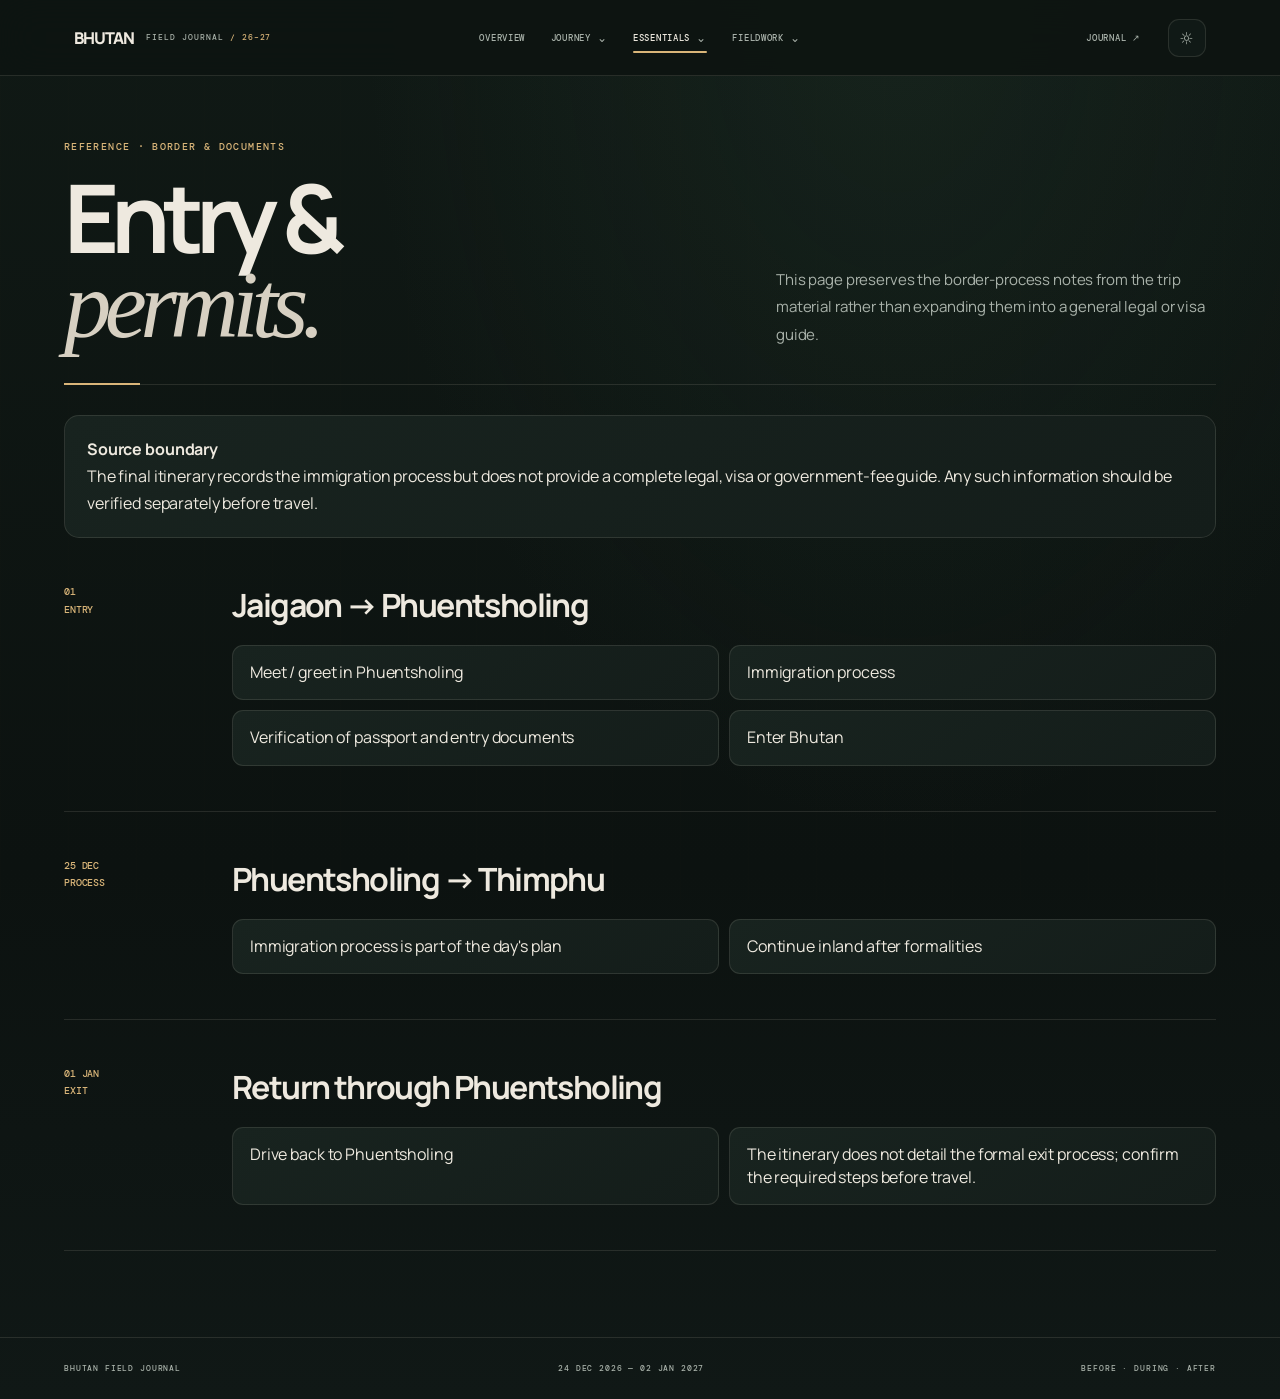
<file: permits.html>
<!doctype html><html lang="en"><head><meta charset="utf-8"><meta name="viewport" content="width=device-width,initial-scale=1"><title>Entry · Bhutan</title><script>try{const mode=localStorage.getItem("bhutan-theme");document.documentElement.dataset.theme=mode==="light"?"bhutan-light":"bhutan-dark"}catch(e){document.documentElement.dataset.theme="bhutan-dark"}</script><link rel="stylesheet" href="styles.css?v=bhutan-mode-1">
</head>
<body><nav class="site-nav"><a class="brand" href="index.html"><strong>BHUTAN</strong><span>FIELD JOURNAL <i>/ 26–27</i></span></a>
<div class="navlinks" aria-label="Site sections"><a href="index.html">Overview</a><details class="nav-group"><summary>Journey <span>⌄</span></summary><div class="nav-menu"><a href="itinerary.html">Itinerary<small>Day by day</small></a><a href="route.html">Route &amp; map<small>Places and road links</small></a></div></details>
<details class="nav-group"><summary>Essentials <span>⌄</span></summary><div class="nav-menu"><a href="budget.html">Budget<small>Known costs</small></a><a href="stays.html">Stays<small>Where we sleep</small></a><a href="permits.html">Entry<small>Border notes</small></a><a href="packing.html">Packing<small>What to carry</small></a><a href="food.html">Food<small>Things to taste</small></a></div></details>
<details class="nav-group"><summary>Fieldwork <span>⌄</span></summary><div class="nav-menu"><a href="gear.html">Gear desk<small>Kit and backups</small></a><a href="film.html">The film<small>Shots and reels</small></a><a href="journal.html">Trip journal<small>Notes and memories</small></a></div></details></div>
<div class="nav-actions"><a class="journal-shortcut" href="journal.html">Journal ↗</a><details id="themePicker" class="theme-picker"><summary id="themeToggle" class="theme-toggle" aria-expanded="false" aria-controls="themeMenu"><span class="theme-dot" aria-hidden="true"></span><span id="themeLabel">Bhutan</span><span>⌄</span></summary><div id="themeMenu" class="theme-menu">
<button class="theme-option" type="button" data-theme="bhutan" aria-pressed="true"><span class="theme-colors"><i style="background:#101915"></i><i style="background:#18231f"></i><i style="background:#d9b579"></i><i style="background:#d7d0c2"></i></span><span class="theme-option-copy"><b>Bhutan</b><small>Field green · warm parchment</small></span></button>
<button class="theme-option" type="button" data-theme="aurora" aria-pressed="false"><span class="theme-colors"><i style="background:#031517"></i><i style="background:#073b3a"></i><i style="background:#42f5d0"></i><i style="background:#78ffe2"></i></span><span class="theme-option-copy"><b>Aurora</b><small>Electric mint · luminous cyan</small></span></button>
<button class="theme-option" type="button" data-theme="forest" aria-pressed="false"><span class="theme-colors"><i style="background:#041309"></i><i style="background:#0a321c"></i><i style="background:#31ed8c"></i><i style="background:#71ffb2"></i></span><span class="theme-option-copy"><b>Forest</b><small>Emerald · vivid jade</small></span></button>
<button class="theme-option" type="button" data-theme="rose" aria-pressed="false"><span class="theme-colors"><i style="background:#160912"></i><i style="background:#321326"></i><i style="background:#ff78ad"></i><i style="background:#ff9fc5"></i></span><span class="theme-option-copy"><b>Rose</b><small>Deep plum · vibrant rose</small></span></button>
<button class="theme-option" type="button" data-theme="ocean" aria-pressed="false"><span class="theme-colors"><i style="background:#03101b"></i><i style="background:#07304a"></i><i style="background:#24d9ff"></i><i style="background:#5fe8ff"></i></span><span class="theme-option-copy"><b>Ocean</b><small>Deep blue · electric aqua</small></span></button>
<button class="theme-option" type="button" data-theme="graphite" aria-pressed="false"><span class="theme-colors"><i style="background:#0c0e11"></i><i style="background:#20242a"></i><i style="background:#e1e6ed"></i><i style="background:#aeb8c4"></i></span><span class="theme-option-copy"><b>Graphite</b><small>Silver monochrome · crisp</small></span></button>
</div></details></div></nav>
<main class="page-wrap"><header class="page-head"><div><div class="eyebrow">REFERENCE · BORDER & DOCUMENTS</div><h1>Entry &<br><i>permits.</i></h1></div><p>This page preserves the border-process notes from the trip material rather than expanding them into a general legal or visa guide.</p></header>
<div class="notice"><strong>Source boundary</strong><br>The final itinerary records the immigration process but does not provide a complete legal, visa or government-fee guide. Any such information should be verified separately before travel.</div>
<section class="day"><div class="dayno">01<br>ENTRY</div><div><h2>Jaigaon → Phuentsholing</h2><div class="items"><div class="item">Meet / greet in Phuentsholing</div><div class="item">Immigration process</div><div class="item">Verification of passport and entry documents</div><div class="item">Enter Bhutan</div></div></div></section>
<section class="day"><div class="dayno">25 DEC<br>PROCESS</div><div><h2>Phuentsholing → Thimphu</h2><div class="items"><div class="item">Immigration process is part of the day's plan</div><div class="item">Continue inland after formalities</div></div></div></section>
<section class="day"><div class="dayno">01 JAN<br>EXIT</div><div><h2>Return through Phuentsholing</h2><div class="items"><div class="item">Drive back to Phuentsholing</div><div class="item">The itinerary does not detail the formal exit process; confirm the required steps before travel.</div></div></div></section>
</main><footer class="site-footer"><span>BHUTAN FIELD JOURNAL</span><span>24 DEC 2026 — 02 JAN 2027</span><span>BEFORE · DURING · AFTER</span></footer><script src="theme.js?v=bhutan-mode-1"></script>
</body></html>
</file>
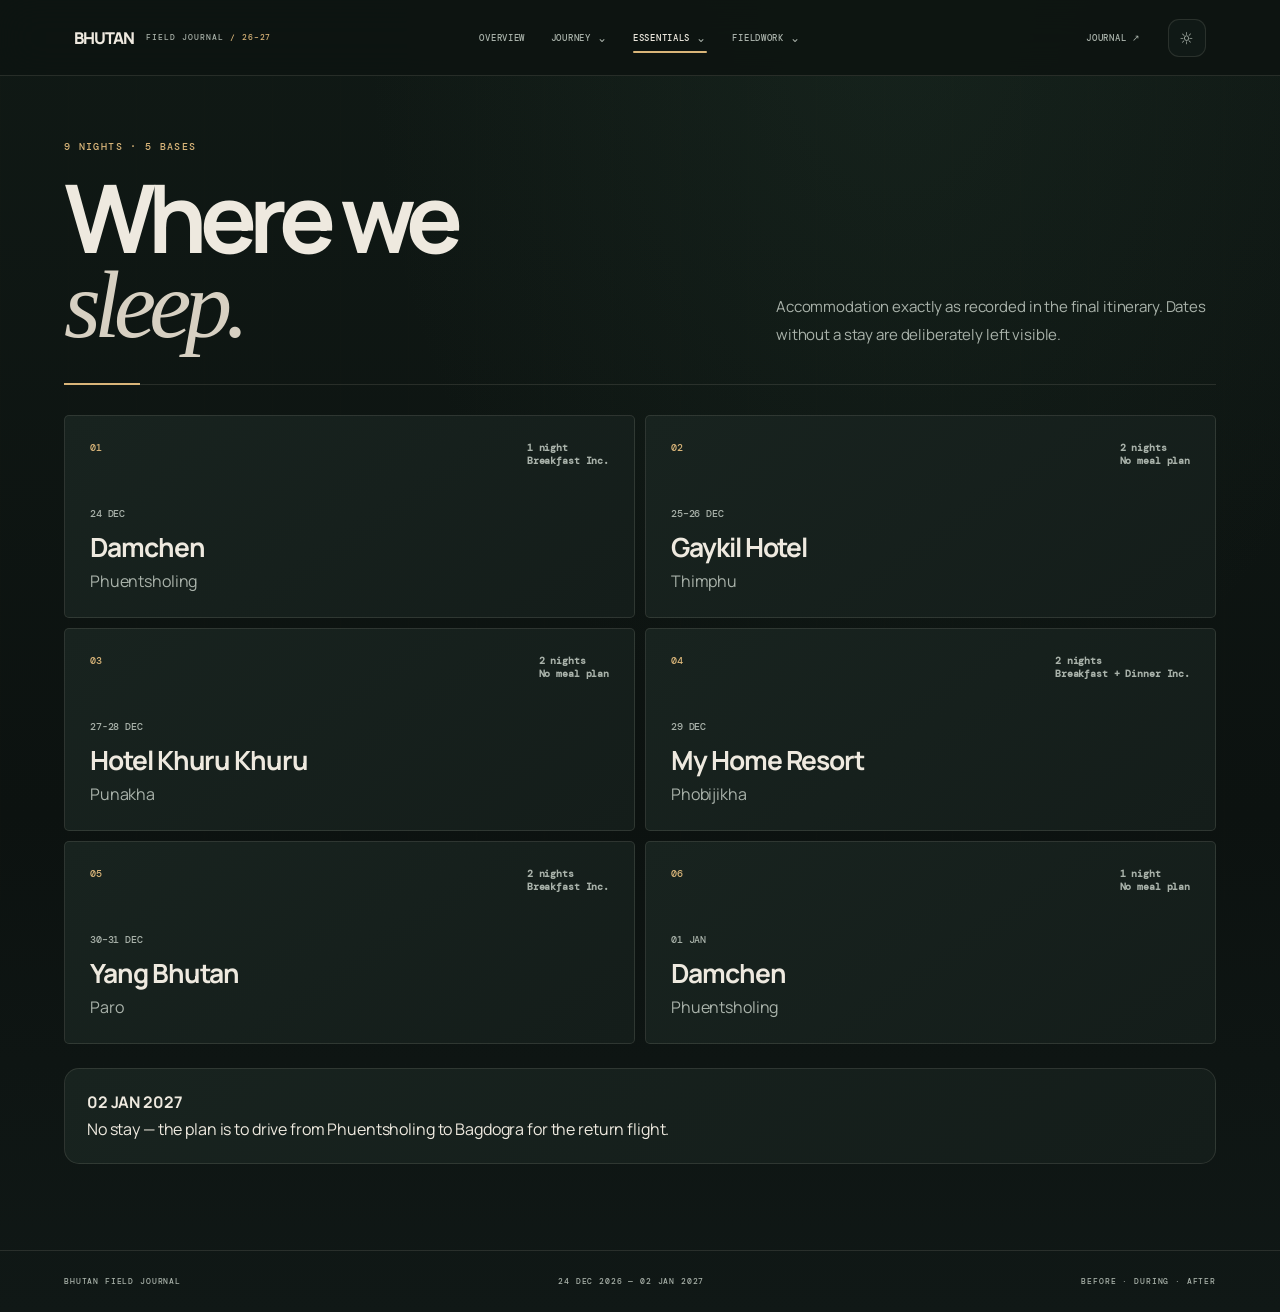
<file: stays.html>
<!doctype html><html lang="en"><head><meta charset="utf-8"><meta name="viewport" content="width=device-width,initial-scale=1"><title>Stays · Bhutan</title><script>try{const mode=localStorage.getItem("bhutan-theme");document.documentElement.dataset.theme=mode==="light"?"bhutan-light":"bhutan-dark"}catch(e){document.documentElement.dataset.theme="bhutan-dark"}</script><link rel="stylesheet" href="styles.css?v=bhutan-mode-1">
</head>
<body><nav class="site-nav"><a class="brand" href="index.html"><strong>BHUTAN</strong><span>FIELD JOURNAL <i>/ 26–27</i></span></a>
<div class="navlinks" aria-label="Site sections"><a href="index.html">Overview</a><details class="nav-group"><summary>Journey <span>⌄</span></summary><div class="nav-menu"><a href="itinerary.html">Itinerary<small>Day by day</small></a><a href="route.html">Route &amp; map<small>Places and road links</small></a></div></details>
<details class="nav-group"><summary>Essentials <span>⌄</span></summary><div class="nav-menu"><a href="budget.html">Budget<small>Known costs</small></a><a href="stays.html">Stays<small>Where we sleep</small></a><a href="permits.html">Entry<small>Border notes</small></a><a href="packing.html">Packing<small>What to carry</small></a><a href="food.html">Food<small>Things to taste</small></a></div></details>
<details class="nav-group"><summary>Fieldwork <span>⌄</span></summary><div class="nav-menu"><a href="gear.html">Gear desk<small>Kit and backups</small></a><a href="film.html">The film<small>Shots and reels</small></a><a href="journal.html">Trip journal<small>Notes and memories</small></a></div></details></div>
<div class="nav-actions"><a class="journal-shortcut" href="journal.html">Journal ↗</a><details id="themePicker" class="theme-picker"><summary id="themeToggle" class="theme-toggle" aria-expanded="false" aria-controls="themeMenu"><span class="theme-dot" aria-hidden="true"></span><span id="themeLabel">Bhutan</span><span>⌄</span></summary><div id="themeMenu" class="theme-menu">
<button class="theme-option" type="button" data-theme="bhutan" aria-pressed="true"><span class="theme-colors"><i style="background:#101915"></i><i style="background:#18231f"></i><i style="background:#d9b579"></i><i style="background:#d7d0c2"></i></span><span class="theme-option-copy"><b>Bhutan</b><small>Field green · warm parchment</small></span></button>
<button class="theme-option" type="button" data-theme="aurora" aria-pressed="false"><span class="theme-colors"><i style="background:#031517"></i><i style="background:#073b3a"></i><i style="background:#42f5d0"></i><i style="background:#78ffe2"></i></span><span class="theme-option-copy"><b>Aurora</b><small>Electric mint · luminous cyan</small></span></button>
<button class="theme-option" type="button" data-theme="forest" aria-pressed="false"><span class="theme-colors"><i style="background:#041309"></i><i style="background:#0a321c"></i><i style="background:#31ed8c"></i><i style="background:#71ffb2"></i></span><span class="theme-option-copy"><b>Forest</b><small>Emerald · vivid jade</small></span></button>
<button class="theme-option" type="button" data-theme="rose" aria-pressed="false"><span class="theme-colors"><i style="background:#160912"></i><i style="background:#321326"></i><i style="background:#ff78ad"></i><i style="background:#ff9fc5"></i></span><span class="theme-option-copy"><b>Rose</b><small>Deep plum · vibrant rose</small></span></button>
<button class="theme-option" type="button" data-theme="ocean" aria-pressed="false"><span class="theme-colors"><i style="background:#03101b"></i><i style="background:#07304a"></i><i style="background:#24d9ff"></i><i style="background:#5fe8ff"></i></span><span class="theme-option-copy"><b>Ocean</b><small>Deep blue · electric aqua</small></span></button>
<button class="theme-option" type="button" data-theme="graphite" aria-pressed="false"><span class="theme-colors"><i style="background:#0c0e11"></i><i style="background:#20242a"></i><i style="background:#e1e6ed"></i><i style="background:#aeb8c4"></i></span><span class="theme-option-copy"><b>Graphite</b><small>Silver monochrome · crisp</small></span></button>
</div></details></div></nav>
<main class="page-wrap"><header class="page-head"><div><div class="eyebrow">9 NIGHTS · 5 BASES</div><h1>Where we<br><i>sleep.</i></h1></div><p>Accommodation exactly as recorded in the final itinerary. Dates without a stay are deliberately left visible.</p></header>
<div class="stay-grid">
<article class="stay-card"><div class="stay-head"><span>01</span><b> 1 night<br> Breakfast Inc.</b></div><div class="stay-date">24 DEC</div><h2>Damchen</h2><p>Phuentsholing</p></article><article class="stay-card"><div class="stay-head"><span>02</span><b> 2 nights<br> No meal plan</b></div><div class="stay-date">25–26 DEC</div><h2>Gaykil Hotel</h2><p>Thimphu</p></article><article class="stay-card"><div class="stay-head"><span>03</span><b> 2 nights<br> No meal plan</b></div><div class="stay-date">27-28 DEC</div><h2>Hotel Khuru Khuru</h2><p>Punakha</p></article><article class="stay-card"><div class="stay-head"><span>04</span><b> 2 nights<br> Breakfast + Dinner Inc.</b></div><div class="stay-date">29 DEC</div><h2>My Home Resort</h2><p>Phobijikha</p></article><article class="stay-card"><div class="stay-head"><span>05</span><b> 2 nights<br> Breakfast Inc.</b></div><div class="stay-date">30–31 DEC</div><h2>Yang Bhutan</h2><p>Paro</p></article><article class="stay-card"><div class="stay-head"><span>06</span><b> 1 night<br> No meal plan</b></div><div class="stay-date">01 JAN</div><h2>Damchen</h2><p>Phuentsholing</p></article>
</div>
<div class="notice"><strong>02 JAN 2027</strong><br>No stay — the plan is to drive from Phuentsholing to Bagdogra for the return flight.</div>
</main><footer class="site-footer"><span>BHUTAN FIELD JOURNAL</span><span>24 DEC 2026 — 02 JAN 2027</span><span>BEFORE · DURING · AFTER</span></footer><script src="theme.js?v=bhutan-mode-1"></script>
</body></html>
</file>
<file: styles.css>
@import url('https://fonts.googleapis.com/css2?family=DM+Mono:wght@400;500&family=Manrope:wght@400;500;600;700;800&display=swap');
:root{--bg:#0a0f14;--layer:#0f1620;--card:#131c26;--card2:#111820;--accent:#ffbd59;--accent-soft:rgba(255,189,89,.12);--text:#e6edf3;--muted:#9aa4af;--line:rgba(255,255,255,.07);--good:#64dc9f;--info:#64c8ff}
*{box-sizing:border-box}html{scroll-behavior:smooth}body{margin:0;color:var(--text);font-family:Manrope,system-ui,sans-serif;min-height:100vh;background:linear-gradient(180deg,#0a0f14 0%,#0c1219 100%);position:relative;overflow-x:hidden}body:before{content:"";position:fixed;inset:0;background-image:repeating-linear-gradient(60deg,rgba(255,189,89,.04) 0,rgba(255,189,89,.04) 1px,transparent 1px,transparent 40px),repeating-linear-gradient(-60deg,rgba(255,189,89,.04) 0,rgba(255,189,89,.04) 1px,transparent 1px,transparent 40px);pointer-events:none;z-index:0}
a{color:inherit;text-decoration:none}nav{position:sticky;top:0;z-index:20;height:66px;padding:0 5vw;display:flex;align-items:center;justify-content:space-between;background:rgba(10,15,20,.92);backdrop-filter:blur(16px);border-bottom:1px solid var(--line)}.brand{font-weight:800;letter-spacing:-.04em}.brand span{color:var(--accent);font:500 .68rem 'DM Mono';margin-left:5px}.navlinks{display:flex;gap:20px;font:500 .68rem 'DM Mono';text-transform:uppercase;color:var(--muted)}.navlinks a{transition:.2s}.navlinks a:hover,.navlinks a.active{color:var(--accent)}
main,footer{position:relative;z-index:1;max-width:1320px;margin:auto}.page-wrap{padding:72px 5vw}.eyebrow,.tag{font:500 .67rem 'DM Mono';letter-spacing:.1em;color:var(--accent);text-transform:uppercase}.page-head{display:flex;justify-content:space-between;gap:60px;align-items:end;padding-bottom:42px;margin-bottom:1px;border-bottom:1px solid var(--line)}.page-head h1{font-size:clamp(4rem,8vw,8.5rem);line-height:.86;letter-spacing:-.075em;margin:22px 0 0}.page-head h1 i{font-family:Georgia,serif;font-weight:400;color:#c9d1d9}.page-head p{max-width:470px;color:var(--muted);line-height:1.8;margin:0}
.home-hero{max-width:1320px;margin:auto;min-height:calc(100vh - 66px);padding:9vh 5vw 8vh;display:grid;grid-template-columns:minmax(0,1.1fr) minmax(330px,.65fr);align-items:center;gap:8vw}.home-hero h1{font-size:clamp(5rem,11vw,10.5rem);line-height:.84;letter-spacing:-.08em;margin:22px 0 28px}.home-hero h1 i{font-family:Georgia,serif;font-weight:400;color:#c9d1d9}.lede{max-width:700px;color:var(--muted);font-size:1.06rem;line-height:1.8}.actions{display:flex;gap:12px;margin:34px 0}.btn{display:inline-flex;align-items:center;justify-content:center;border:1px solid var(--line);padding:12px 17px;border-radius:99px;font:500 .68rem 'DM Mono';text-transform:uppercase;transition:.2s}.btn:hover{border-color:rgba(255,189,89,.55);color:var(--accent);box-shadow:0 0 25px rgba(255,189,89,.12)}.btn.primary{background:var(--accent);color:#0a0f14;border-color:var(--accent)}.stats{display:grid;grid-template-columns:repeat(4,1fr);border-top:1px solid var(--line);margin-top:54px}.stats div{padding:20px 10px 0 0}.stats b{display:block;font-size:1.8rem;letter-spacing:-.06em}.stats span{font:500 .58rem 'DM Mono';color:var(--muted)}.hero-card{background:linear-gradient(145deg,#131c26,#111820);border:1px solid var(--line);border-radius:22px;padding:25px;box-shadow:0 24px 70px rgba(0,0,0,.45);transform:rotate(1deg)}.hero-card-top,.hero-card-foot{display:flex;justify-content:space-between;color:var(--muted);font:500 .6rem 'DM Mono';letter-spacing:.08em}.hero-route{display:flex;align-items:center;gap:10px;margin:82px 0}.hero-node{width:76px;height:76px;border-radius:50%;display:grid;place-items:center;border:1px solid rgba(255,255,255,.12);background:#0e151d;color:var(--muted);font:500 .6rem 'DM Mono'}.hero-node.active{color:var(--accent);border-color:rgba(255,189,89,.65);box-shadow:0 0 0 8px var(--accent-soft),0 0 35px rgba(255,189,89,.08)}.hero-line{height:1px;background:var(--line);flex:1}.hero-card-foot{border-top:1px solid var(--line);padding-top:17px}
.home-dashboard{max-width:1320px;margin:auto;padding:8vh 5vw 10vh}.dash-intro{padding-bottom:28px;border-bottom:1px solid var(--line)}.dash-intro h2{font-size:clamp(3rem,6vw,6rem);line-height:.88;letter-spacing:-.07em;margin:18px 0 0}.dash-intro h2 i{font-family:Georgia,serif;font-weight:400;color:#c9d1d9}.dash-grid{display:grid;grid-template-columns:repeat(2,1fr);gap:10px;margin-top:10px}.dash-card{min-height:235px;padding:28px;background:linear-gradient(145deg,#131c26,#111820);border:1px solid var(--line);border-radius:18px;display:grid;grid-template-columns:40px 1fr 20px;gap:18px;transition:.3s}.dash-card.wide{grid-column:span 2;min-height:260px}.dash-card:hover{border-color:rgba(255,189,89,.55);box-shadow:0 0 25px rgba(255,189,89,.12),0 0 60px rgba(255,189,89,.05);transform:translateY(-3px)}.dash-index{font:500 .62rem 'DM Mono';color:var(--accent)}.dash-card h3{font-size:1.9rem;letter-spacing:-.05em;margin:12px 0 8px}.dash-card p{color:var(--muted);line-height:1.65;margin:0;max-width:560px}.dash-arrow{color:var(--muted)}.dash-card:hover .dash-arrow{color:var(--accent)}.home-fact{max-width:1320px;margin:0 auto 10vh;padding:38px 5vw;border-top:1px solid var(--line);border-bottom:1px solid var(--line);display:grid;grid-template-columns:1fr 1fr;gap:8vw;align-items:center}.home-fact h2{font-size:clamp(3rem,7vw,7rem);line-height:.88;letter-spacing:-.08em;margin:14px 0 0}.home-fact p{color:var(--muted);line-height:1.8}
.trip-ribbon{display:flex;align-items:center;gap:14px;padding:15px 0 17px;border-bottom:1px solid var(--line);font:500 .62rem 'DM Mono';color:#b6c0ca;letter-spacing:.1em}.trip-ribbon b{color:var(--accent)}.trip-ribbon em{margin-left:auto;color:#6f7b86;font-style:normal}.itinerary-day{display:grid;grid-template-columns:110px 1fr;gap:38px;padding:65px 0;border-bottom:1px solid var(--line)}.dayno{font:500 .65rem 'DM Mono';line-height:1.7;color:var(--accent);position:sticky;top:95px;height:max-content}.day-heading{display:flex;justify-content:space-between;gap:25px;align-items:flex-start;margin-bottom:25px}.day-heading h2{font-size:clamp(2.15rem,4vw,4.1rem);line-height:.92;letter-spacing:-.065em;margin:0 0 12px}.route-line{color:var(--muted);font:500 .66rem 'DM Mono';line-height:1.6}.day-marker{width:48px;height:48px;border:1px solid rgba(255,189,89,.35);border-radius:50%;display:grid;place-items:center;color:var(--accent);font:500 .62rem 'DM Mono';flex:none;background:#0e151d}.day-grid{display:grid;grid-template-columns:repeat(3,minmax(0,1fr));gap:10px}.story-card{min-height:145px;padding:20px;background:linear-gradient(145deg,#131c26,#111820);border:1px solid var(--line);border-radius:14px;transition:.25s;cursor:pointer}.story-card:hover,.story-card.is-open{border-color:rgba(255,189,89,.55);box-shadow:0 0 25px rgba(255,189,89,.12);transform:translateY(-3px)}.story-card.highlight{box-shadow:inset 0 2px 0 rgba(255,189,89,.2)}.story-top{display:flex;justify-content:space-between;gap:10px;align-items:center}.story-index{font:500 .56rem 'DM Mono';color:var(--accent)}.story-type{font:500 .52rem 'DM Mono';padding:4px 7px;border:1px solid rgba(255,255,255,.09);border-radius:99px;color:var(--muted)}.story-card h3{font-size:1rem;line-height:1.4;letter-spacing:-.02em;margin:27px 0 0;max-width:88%}.story-card:after{content:"+";float:right;margin-top:-18px;color:#64717d;font:500 .8rem 'DM Mono'}.story-card.is-open:after{content:"−";color:var(--accent)}
.story-card.is-open{background:linear-gradient(145deg,#182330,#111820)}.story-card.is-open h3{color:var(--accent)}
.map-shell{position:relative;overflow:hidden;border:1px solid var(--line);border-radius:20px;background:#0e151d;box-shadow:0 25px 70px rgba(0,0,0,.45)}#trip-map{height:650px}.map-legend{position:absolute;z-index:1000;top:14px;right:14px;display:flex;gap:13px;flex-wrap:wrap;padding:10px 12px;border:1px solid var(--line);border-radius:12px;background:rgba(10,15,20,.9);backdrop-filter:blur(10px);font:500 .6rem 'DM Mono'}.legend-dot{display:inline-block;width:8px;height:8px;border-radius:50%;margin-right:6px}.route-dot{background:var(--accent)}.india-dot{background:#ff9664}.bhutan-dot{background:#64c8ff}.map-note{margin:12px 0 34px;color:#71808d;font:500 .59rem 'DM Mono';line-height:1.7}.route-summary{padding:25px 0;border-top:1px solid var(--line)}.summary-kicker{font:500 .64rem 'DM Mono';color:var(--accent);letter-spacing:.1em;margin-bottom:11px}.summary-line{font-size:1.08rem;line-height:1.8;color:#cbd4dc}.leaflet-container{font-family:Manrope,system-ui,sans-serif}.leaflet-popup-content-wrapper,.leaflet-popup-tip{background:#131c26;color:var(--text);border:1px solid var(--line)}.leaflet-popup-content{margin:13px 15px;min-width:180px}.popup-day{color:var(--accent);font:500 .57rem 'DM Mono';margin-bottom:5px}.popup p{color:var(--muted);font-size:.75rem;line-height:1.45;margin:7px 0 0}.marker-pin{width:34px;height:34px;border-radius:50%;display:grid;place-items:center;border:2px solid #0a0f14;box-shadow:0 5px 16px rgba(0,0,0,.45);font:800 .62rem 'DM Mono'}.marker-india{background:#ff9664;color:#0a0f14}.marker-bhutan{background:var(--accent);color:#0a0f14}
.stay-grid{display:grid;grid-template-columns:repeat(2,1fr);gap:12px;margin-bottom:24px}.stay-card{padding:25px;background:linear-gradient(145deg,#131c26,#111820);border:1px solid var(--line);border-radius:18px;transition:.25s}.stay-card:hover{border-color:rgba(255,189,89,.55);box-shadow:0 0 25px rgba(255,189,89,.1)}.stay-head{display:flex;justify-content:space-between;color:var(--muted);font:500 .6rem 'DM Mono'}.stay-head span{color:var(--accent)}.stay-date{margin-top:40px;color:#70808c;font:500 .63rem 'DM Mono'}.stay-card h2{font-size:1.65rem;letter-spacing:-.04em;margin:9px 0 5px}.stay-card p{color:var(--muted);margin:0}.notice{padding:20px 22px;background:linear-gradient(145deg,#131c26,#111820);border:1px solid var(--line);border-radius:15px;color:var(--muted);line-height:1.7}.notice strong{color:var(--text)}
.food-grid{display:grid;grid-template-columns:repeat(4,1fr);gap:12px}.food-card{padding:22px;background:linear-gradient(145deg,#131c26,#111820);border:1px solid var(--line);border-radius:15px;min-height:160px;transition:.25s}.food-card:hover{border-color:rgba(255,189,89,.55);box-shadow:0 0 25px rgba(255,189,89,.1);transform:translateY(-2px)}.food-card h3{font-size:1.15rem;margin:34px 0 8px}.food-card p{color:var(--muted);line-height:1.5;margin:0}.day{display:grid;grid-template-columns:130px 1fr;gap:38px;padding:45px 0;border-bottom:1px solid var(--line)}.day h2{font-size:2rem;letter-spacing:-.05em;margin:0 0 18px}.items{display:grid;grid-template-columns:repeat(2,1fr);gap:10px}.item{padding:15px 17px;border:1px solid var(--line);background:linear-gradient(145deg,#131c26,#111820);border-radius:11px;color:#cdd5dd;line-height:1.45}.empty{padding:72px 30px;text-align:center;background:linear-gradient(145deg,#131c26,#111820);border:1px dashed rgba(255,255,255,.13);border-radius:18px}.empty h2{font-size:2.15rem;letter-spacing:-.05em;margin:13px 0}.empty p{color:var(--muted);line-height:1.7;max-width:520px;margin:auto}
footer{padding:50px 5vw;border-top:1px solid var(--line);color:#63707b;font:500 .6rem 'DM Mono'}
@media(max-width:980px){.home-hero{grid-template-columns:1fr}.hero-card{max-width:620px;width:100%;margin:auto}.day-grid{grid-template-columns:repeat(2,1fr)}.food-grid{grid-template-columns:repeat(2,1fr)}}
@media(max-width:760px){nav{height:60px;gap:14px}.navlinks{display:flex;gap:14px;flex:1;min-width:0;max-width:65vw;overflow-x:auto;white-space:nowrap;scrollbar-width:none;padding-bottom:4px}.navlinks::-webkit-scrollbar{display:none}.page-wrap{padding:52px 5vw}.page-head{display:block;padding-bottom:32px}.page-head p{margin-top:25px}.page-head h1{font-size:4rem}.home-hero{padding:7vh 5vw}.home-hero h1{font-size:4.6rem}.stats{grid-template-columns:repeat(2,1fr)}.hero-route{margin:60px 0}.hero-node{width:60px;height:60px}.dash-grid{grid-template-columns:1fr}.dash-card.wide{grid-column:auto}.home-fact{grid-template-columns:1fr;gap:25px}.trip-ribbon{flex-wrap:wrap}.trip-ribbon em{width:100%;margin-left:0}.itinerary-day,.day{grid-template-columns:1fr;gap:15px;padding:45px 0}.dayno{position:static}.day-grid,.items,.stay-grid,.food-grid{grid-template-columns:1fr}.day-heading h2{font-size:2.45rem}.map-shell{border-radius:15px}#trip-map{height:480px}.map-legend{left:12px;right:12px;top:12px}.story-card{min-height:130px}.story-card h3{font-size:1.02rem}.home-fact h2{font-size:3.5rem}}

.cost-hero{display:grid;grid-template-columns:repeat(3,1fr);gap:12px;margin:0 0 28px}.cost-hero>div{padding:25px;background:linear-gradient(145deg,#131c26,#111820);border:1px solid var(--line);border-radius:18px}.cost-hero strong{display:block;font-size:2.6rem;letter-spacing:-.07em;margin:11px 0 5px}.cost-hero small{display:block;font:500 .58rem 'DM Mono';color:var(--muted);line-height:1.6}.cost-grid{display:grid;grid-template-columns:repeat(2,1fr);gap:12px}.cost-group{background:linear-gradient(145deg,#131c26,#111820);border:1px solid var(--line);border-radius:18px;padding:22px}.cost-group-head h2{font-size:1.35rem;letter-spacing:-.04em;margin:7px 0 18px}.cost-row{display:flex;justify-content:space-between;gap:18px;padding:12px 0;border-top:1px solid rgba(255,255,255,.06);font-size:.86rem}.cost-row b{font:500 .72rem 'DM Mono';color:var(--accent);white-space:nowrap}.countdown{margin-top:25px;padding:17px 18px;border:1px solid rgba(255,189,89,.18);background:var(--accent-soft);border-radius:14px;max-width:520px}.countdown b{font-size:1.35rem;letter-spacing:-.04em}.countdown span{display:block;margin-top:4px;color:var(--muted);font:500 .58rem 'DM Mono';letter-spacing:.08em}@media(max-width:900px){.cost-hero{grid-template-columns:1fr}.cost-grid{grid-template-columns:1fr}}

/* Shared Attendance Tracker-inspired palette system */
:root{--layer:#0f1620;--card:#131c26;--card2:#111820;--pattern:rgba(255,189,89,.04);--nav-bg:rgba(10,15,20,.92);--heading-muted:#c9d1d9;--node-bg:#0e151d;--on-accent:#0a0f14;--accent-border:rgba(255,189,89,.5);--page-bg:linear-gradient(180deg,#0a0f14 0%,#0c1219 100%)}
    html{background:var(--bg)}body{background:var(--page-bg);color:var(--text)}
    body:before{background-image:repeating-linear-gradient(60deg,var(--pattern) 0,var(--pattern) 1px,transparent 1px,transparent 40px),repeating-linear-gradient(-60deg,var(--pattern) 0,var(--pattern) 1px,transparent 1px,transparent 40px)}
    nav{background:var(--nav-bg);border-bottom-color:var(--line);gap:clamp(10px,1.3vw,20px)}
    .navlinks{margin-left:auto;gap:clamp(10px,1.2vw,18px);flex:0 1 auto;min-width:0}
    .page-head h1 i,.home-hero h1 i,.dash-intro h2 i{color:var(--heading-muted)}
    .hero-card,.dash-card,.story-card,.stay-card,.food-card,.cost-group,.cost-hero>div,.gear-group,.progress-wrap,.item,.notice,.empty{background:linear-gradient(145deg,var(--card),var(--card2));border-color:var(--line);color:var(--text)}
    .story-card.is-open{background:linear-gradient(145deg,var(--card),var(--card2))}
    .hero-card-top,.hero-card-foot,.trip-ribbon{color:var(--muted)}
    .hero-card-foot,.trip-ribbon,.day,.itinerary-day,.page-head,.dash-intro,.home-fact,.route-summary,.stats{border-color:var(--line)}
    .hero-node{background:var(--node-bg);border-color:var(--line);color:var(--muted)}
    .hero-node.active{color:var(--accent);border-color:var(--accent);box-shadow:0 0 0 8px var(--accent-soft),0 0 35px var(--accent-soft)}
    .day-marker{background:var(--card);border-color:var(--line);color:var(--accent)}
    .btn.primary{background:var(--accent);color:var(--on-accent);border-color:var(--accent)}
    .btn:hover{border-color:var(--accent-border);color:var(--accent);box-shadow:0 0 25px var(--accent-soft)}
    .dash-card:hover,.story-card:hover,.story-card.is-open,.stay-card:hover,.food-card:hover{border-color:var(--accent-border);box-shadow:0 0 25px var(--accent-soft)}
    .story-card.is-open h3{color:var(--accent)}.story-type{border-color:var(--line);color:var(--muted)}
    .empty{border-color:var(--accent-border)}.gear-note{border-color:var(--accent-border);background:var(--accent-soft);color:var(--muted)}
    .gear-note strong,.notice strong{color:var(--text)}.progress-fill{background:var(--accent)}
    .map-note,footer{color:var(--muted)}
    .leaflet-popup-content-wrapper,.leaflet-popup-tip{background:var(--card);color:var(--text);border-color:var(--line)}
    .leaflet-popup-content{color:var(--text)}.gear-row input:checked{background:var(--accent);border-color:var(--accent)}.gear-row input:checked:after{color:var(--on-accent)}
    .theme-picker{position:relative;z-index:30;flex:0 0 auto}
    .theme-toggle{display:flex;align-items:center;gap:8px;border:1px solid var(--line);border-radius:99px;padding:9px 12px;background:var(--card);color:var(--text);font:500 .62rem 'DM Mono';letter-spacing:.04em;text-transform:uppercase;cursor:pointer;white-space:nowrap;transition:border-color .2s,background .2s}
    .theme-toggle:hover,.theme-toggle[aria-expanded="true"]{border-color:var(--accent-border);background:var(--card2)}
    .theme-dot{width:9px;height:9px;flex:0 0 auto;border-radius:50%;background:var(--accent);box-shadow:0 0 10px var(--accent-soft)}
    .theme-menu{position:absolute;right:0;top:calc(100% + 9px);z-index:50;width:285px;padding:8px;background:var(--layer);border:1px solid var(--line);border-radius:16px;box-shadow:0 18px 55px rgba(0,0,0,.42)}
    .theme-menu[hidden]{display:none}
    .theme-option{appearance:none;-webkit-appearance:none;width:100%;display:flex;align-items:center;gap:11px;text-align:left;background:transparent;border:0;color:var(--text);padding:10px;border-radius:11px;cursor:pointer;font:inherit;transition:background .2s}
    .theme-option:hover,.theme-option[aria-pressed="true"]{background:var(--card2)}
    .theme-colors{display:flex;gap:4px;flex:0 0 auto}.theme-colors i{width:17px;height:17px;border-radius:5px;display:block}
    .theme-option-copy{display:block;min-width:0}.theme-option b{display:block;font-size:.78rem}.theme-option small{display:block;color:var(--muted);font-size:.65rem;line-height:1.4;margin-top:3px}
    html[data-theme="bhutan"]{--bg:#0a0f14;--layer:#0f1620;--card:#131c26;--card2:#111820;--accent:#ffbd59;--accent-soft:rgba(255,189,89,.12);--text:#e6edf3;--muted:#9aa4af;--line:rgba(255,255,255,.07);--pattern:rgba(255,189,89,.04);--nav-bg:rgba(10,15,20,.92);--heading-muted:#c9d1d9;--node-bg:#0e151d;--on-accent:#0a0f14;--accent-border:rgba(255,189,89,.5);--page-bg:linear-gradient(180deg,#0a0f14 0%,#0c1219 100%)}
    html[data-theme="aurora"]{--bg:#031517;--layer:#062423;--card:#073b3a;--card2:#0a302f;--accent:#42f5d0;--accent-soft:rgba(66,245,208,.13);--text:#effffb;--muted:#8df3dc;--line:rgba(66,245,208,.16);--pattern:rgba(66,245,208,.045);--nav-bg:rgba(3,21,23,.93);--heading-muted:#b9fff2;--node-bg:#052b2a;--on-accent:#03231e;--accent-border:rgba(66,245,208,.55);--page-bg:linear-gradient(180deg,#031517 0%,#061e20 100%)}
    html[data-theme="forest"]{--bg:#041309;--layer:#071e12;--card:#0a321c;--card2:#0b2818;--accent:#31ed8c;--accent-soft:rgba(49,237,140,.13);--text:#edfff5;--muted:#8fe8bb;--line:rgba(113,255,178,.15);--pattern:rgba(113,255,178,.04);--nav-bg:rgba(4,19,9,.94);--heading-muted:#c4f4d5;--node-bg:#062012;--on-accent:#032012;--accent-border:rgba(49,237,140,.52);--page-bg:linear-gradient(180deg,#041309 0%,#091b10 100%)}
    html[data-theme="rose"]{--bg:#160912;--layer:#24101c;--card:#321326;--card2:#28101f;--accent:#ff78ad;--accent-soft:rgba(255,120,173,.13);--text:#fff0f6;--muted:#e8a8c2;--line:rgba(255,120,173,.17);--pattern:rgba(255,120,173,.04);--nav-bg:rgba(22,9,18,.94);--heading-muted:#ffd2e3;--node-bg:#210d19;--on-accent:#300e22;--accent-border:rgba(255,120,173,.52);--page-bg:linear-gradient(180deg,#160912 0%,#21101c 100%)}
    html[data-theme="ocean"]{--bg:#03101b;--layer:#061e2d;--card:#07304a;--card2:#09283d;--accent:#24d9ff;--accent-soft:rgba(36,217,255,.13);--text:#eefcff;--muted:#8fe9f8;--line:rgba(36,217,255,.17);--pattern:rgba(36,217,255,.04);--nav-bg:rgba(3,16,27,.94);--heading-muted:#bfefff;--node-bg:#041a29;--on-accent:#032033;--accent-border:rgba(36,217,255,.52);--page-bg:linear-gradient(180deg,#03101b 0%,#071d2d 100%)}
    html[data-theme="graphite"]{--bg:#0c0e11;--layer:#181b20;--card:#20242a;--card2:#1a1d22;--accent:#e1e6ed;--accent-soft:rgba(225,230,237,.10);--text:#f0f2f5;--muted:#aeb8c4;--line:rgba(225,230,237,.12);--pattern:rgba(225,230,237,.025);--nav-bg:rgba(12,14,17,.95);--heading-muted:#d0d5dc;--node-bg:#15181d;--on-accent:#111419;--accent-border:rgba(225,230,237,.45);--page-bg:linear-gradient(180deg,#0c0e11 0%,#14171c 100%)}
    @media(min-width:761px) and (max-width:1050px){nav{padding-left:3vw;padding-right:3vw;gap:11px}.navlinks{gap:10px;font-size:.58rem}.theme-toggle{padding:8px 9px}}
    @media(max-width:760px){nav{height:auto;min-height:60px;display:grid;grid-template-columns:minmax(0,1fr) auto;grid-template-rows:auto auto;align-content:center;gap:10px 12px;padding:11px 5vw}nav .brand{grid-row:1;grid-column:1;align-self:center}nav .theme-picker{grid-row:1;grid-column:2}nav .navlinks{grid-row:2;grid-column:1/-1;display:flex;gap:15px;width:100%;max-width:none;min-width:0;overflow-x:auto;white-space:nowrap;scrollbar-width:none;padding:2px 0 3px;margin:0;font-size:.58rem}nav .navlinks::-webkit-scrollbar{display:none}.theme-toggle{padding:8px 10px;font-size:.58rem}.theme-menu{right:0;width:min(285px,calc(100vw - 28px))}}
    @media(prefers-reduced-motion:reduce){.theme-toggle,.theme-option{transition:none!important}}
/* Surface polish to consistently mirror the Attendance Tracker cards */
.home-dashboard,.home-fact,.home-hero,.page-wrap{isolation:isolate}
.hero-card,.dash-card,.story-card,.stay-card,.food-card,.cost-group,.cost-hero>div,.gear-group,.progress-wrap,.item,.notice,.empty,.map-shell{
  background:linear-gradient(145deg,var(--card),var(--card2));
  border-color:var(--line);
  color:var(--text);
}
.story-card.is-open{background:linear-gradient(145deg,var(--card),var(--card2))}
.cost-row,.item,.gear-detail,.story-type{border-color:var(--line)}
.story-card:hover,.story-card.is-open,.dash-card:hover,.stay-card:hover,.food-card:hover{
  border-color:var(--accent-border);
  box-shadow:0 0 25px var(--accent-soft);
}
@media(prefers-reduced-motion:reduce){*{scroll-behavior:auto!important;transition:none!important}}

/* Native details dropdown: opening the palette must not depend on JavaScript */
.theme-picker{position:relative;z-index:30;flex:0 0 auto}
.theme-picker>summary{list-style:none}
.theme-picker>summary::-webkit-details-marker{display:none}
.theme-picker:not([open])>.theme-menu{display:none}
.theme-picker[open]>.theme-toggle{border-color:var(--accent-border);background:var(--card2)}
.theme-picker[open]>.theme-toggle:focus-visible{outline:2px solid var(--accent);outline-offset:3px}

/* BHUTAN FIELD JOURNAL — shared editorial system */
:root{--radius-editorial:5px}
html[data-theme="bhutan"]{--bg:#101915;--layer:#101916;--card:#18231f;--card2:#141d1a;--accent:#d9b579;--accent-soft:rgba(217,181,121,.13);--text:#eee9df;--muted:#a9b2aa;--line:rgba(228,221,204,.12);--pattern:rgba(217,181,121,.028);--nav-bg:rgba(13,21,18,.94);--heading-muted:#d7d0c2;--node-bg:#101916;--on-accent:#121a16;--accent-border:rgba(217,181,121,.48);--page-bg:radial-gradient(ellipse at 70% 0%,rgba(54,88,68,.16),transparent 42%),linear-gradient(180deg,#101915 0%,#0c1210 62%,#101816 100%)}
body{background:var(--page-bg);letter-spacing:-.008em}
body:before{background-image:repeating-linear-gradient(90deg,var(--pattern) 0,var(--pattern) 1px,transparent 1px,transparent 68px);opacity:.36}
h1,h2,h3{text-wrap:balance}
main,footer{max-width:1440px}
.page-wrap{max-width:1440px;padding-top:66px;padding-bottom:88px}
.page-head{position:relative;gap:8vw;padding-bottom:36px;margin-bottom:30px;border-bottom:1px solid var(--line)}
.page-head:after{content:"";position:absolute;bottom:-1px;left:0;width:78px;height:2px;background:var(--accent)}
.page-head h1{font-size:clamp(3.6rem,7.4vw,7.6rem);line-height:.89;letter-spacing:-.08em}
.page-head h1 i,.home-hero h1 i,.dash-intro h2 i,.home-fact h2 i{font-family:Georgia,"Times New Roman",serif;font-weight:400;letter-spacing:-.07em}
.page-head p{font-size:.94rem;max-width:440px}
.eyebrow,.tag{letter-spacing:.14em;font-size:.61rem}
.site-nav{position:sticky;top:0;z-index:25;height:auto;min-height:74px;padding:0 clamp(18px,4vw,62px);display:flex;gap:24px;align-items:center;justify-content:space-between;background:var(--nav-bg);border-bottom:1px solid var(--line);backdrop-filter:blur(18px)}
.site-nav .brand{display:flex;align-items:baseline;gap:9px;white-space:nowrap;flex:0 0 auto}
.site-nav .brand strong{font-size:1rem;letter-spacing:-.055em}
.site-nav .brand span{margin:0;color:var(--muted);font-size:.53rem;letter-spacing:.13em}
.site-nav .brand span i{font-style:normal;color:var(--accent)}
.site-nav .navlinks{display:flex;align-items:center;justify-content:center;gap:clamp(12px,1.7vw,24px);margin:0;min-width:0;overflow:visible;max-width:none;color:var(--muted);font-size:.59rem}
.site-nav .navlinks>a,.nav-group>summary{padding:8px 0;white-space:nowrap;cursor:pointer;transition:color .18s}
.site-nav .navlinks a:hover,.site-nav .navlinks a.active,.nav-group>summary.active{color:var(--accent)}
.nav-group{position:relative;flex:0 0 auto}
.nav-group>summary{list-style:none;display:flex;align-items:center;gap:6px}
.nav-group>summary::-webkit-details-marker{display:none}
.nav-group>summary span{font-size:.8rem;color:var(--muted);transition:transform .18s}
.nav-group[open]>summary span{transform:rotate(180deg)}
.nav-menu{position:absolute;z-index:45;top:calc(100% + 14px);left:-15px;width:225px;padding:7px;border:1px solid var(--line);border-radius:8px;background:var(--layer);box-shadow:0 24px 60px rgba(0,0,0,.42)}
.nav-menu a{display:flex;flex-direction:column;gap:3px;padding:12px;border-radius:5px;font-size:.72rem;color:var(--text)}
.nav-menu a:hover,.nav-menu a.active{background:var(--card2);color:var(--accent)}
.nav-menu small{font-size:.62rem;color:var(--muted);font-family:Manrope,system-ui,sans-serif;text-transform:none;letter-spacing:0}
.nav-actions{display:flex;gap:10px;align-items:center;flex:0 0 auto}
.journal-shortcut{font:500 .57rem 'DM Mono';text-transform:uppercase;letter-spacing:.08em;color:var(--muted);padding:9px 0;white-space:nowrap}
.journal-shortcut:hover{color:var(--accent)}
.site-nav .theme-toggle{border-color:transparent;background:transparent;padding:7px 8px;font-size:.55rem;color:var(--muted);gap:7px}
.site-nav .theme-toggle:hover,.site-nav .theme-picker[open] .theme-toggle{border-color:var(--line);background:var(--card2);color:var(--text)}
.site-nav .theme-dot{width:7px;height:7px;box-shadow:none}
.site-nav .theme-menu{top:calc(100% + 12px);background:var(--layer)}
.site-footer{max-width:1440px;width:100%;padding:26px clamp(20px,5vw,72px);display:flex;flex-wrap:wrap;justify-content:space-between;gap:12px;border-top:1px solid var(--line);font-size:.55rem;letter-spacing:.1em}
.home-hero{position:relative;max-width:1440px;min-height:calc(89vh - 74px);padding:9vh clamp(24px,5vw,72px) 8vh;grid-template-columns:minmax(0,1.05fr) minmax(300px,.82fr);gap:6vw;isolation:isolate}
.home-hero:before{content:"";position:absolute;z-index:-1;right:0;top:8%;bottom:10%;width:54%;border-radius:5px;background:linear-gradient(90deg,var(--bg) 0%,rgba(10,18,14,.25) 44%,rgba(10,18,14,.1) 100%),linear-gradient(0deg,rgba(10,18,14,.78),transparent 55%),url("https://images.unsplash.com/photo-1464822759023-fed622ff2c3b?auto=format&fit=crop&w=1500&q=85") center/cover;opacity:.52;filter:saturate(.68)}
.home-hero h1{font-size:clamp(4.8rem,9.8vw,9.5rem);line-height:.84;max-width:820px;margin:28px 0}
.lede{max-width:600px;font-size:1rem;line-height:1.9}
.actions{display:flex;gap:10px;flex-wrap:wrap;margin:28px 0}
.btn{border:1px solid var(--line);border-radius:5px;padding:12px 15px;font-size:.59rem;letter-spacing:.08em;transition:background .2s,border-color .2s,transform .2s}
.btn:hover{transform:translateY(-1px);border-color:var(--accent-border)}
.btn.primary{border-color:var(--accent);background:var(--accent);color:var(--on-accent)}
.countdown{max-width:440px;margin-top:23px;padding:15px 17px;border:1px solid var(--line);border-left:2px solid var(--accent);border-radius:0;background:rgba(13,21,18,.45)}
.countdown b{font-size:1.22rem}.countdown span{font-size:.53rem;letter-spacing:.13em}
.stats{margin-top:42px;border-top-color:var(--line)}
.stats b{font-size:1.7rem}.stats span{font-size:.52rem;letter-spacing:.07em}
.hero-card{position:relative;padding:24px;border-radius:5px;border-color:rgba(232,224,208,.22);background:linear-gradient(145deg,rgba(17,27,22,.88),rgba(10,16,13,.88));box-shadow:0 28px 90px rgba(0,0,0,.3);transform:rotate(.6deg);backdrop-filter:blur(7px)}
.hero-card-top,.hero-card-foot{font-size:.54rem;letter-spacing:.12em}
.hero-route{margin:66px 0;gap:8px}
.hero-node{width:69px;height:69px;letter-spacing:.08em;font-size:.54rem}
.hero-line{background:linear-gradient(90deg,var(--accent-border),var(--line))}
.hero-card-caption{border-top:1px solid var(--line);margin-top:15px;padding-top:13px;color:var(--muted);font:italic .86rem Georgia,serif}
.home-dashboard{max-width:1440px;padding:8vh clamp(24px,5vw,72px) 10vh}
.dash-intro{padding-bottom:24px}
.dash-intro h2{font-size:clamp(3rem,6vw,5.5rem);line-height:.92}
.dash-grid{gap:12px;margin-top:15px}
.dash-card{position:relative;min-height:205px;padding:25px;background:linear-gradient(145deg,var(--card),var(--card2));border-radius:5px;grid-template-columns:28px minmax(0,1fr) 18px;gap:15px;box-shadow:none}
.dash-card.wide{min-height:225px}
.dash-card:hover{transform:translateY(-2px);box-shadow:0 20px 44px rgba(0,0,0,.15)}
.dash-card h3{font-size:1.65rem;margin:12px 0 9px;letter-spacing:-.055em}
.dash-card p{font-size:.83rem;line-height:1.7}
.home-fact{max-width:1440px;margin:0 auto 8vh;padding:40px clamp(24px,5vw,72px);gap:7vw}
.home-fact h2{font-size:clamp(3rem,6.4vw,6.1rem)}
.home-fact p{font-size:.96rem;line-height:1.9;max-width:590px}
.mode-switcher{max-width:1296px;margin:0 auto;padding:54px clamp(24px,5vw,72px);display:grid;grid-template-columns:minmax(0,.8fr) minmax(0,1.2fr);gap:6vw;border-top:1px solid var(--line);border-bottom:1px solid var(--line);align-items:start}
.mode-intro h2{font-size:clamp(2.6rem,4.4vw,4.4rem);line-height:.95;letter-spacing:-.07em;margin:15px 0}
.mode-intro h2 i{font:italic 400 1em Georgia,serif;color:var(--heading-muted)}
.mode-intro p{color:var(--muted);line-height:1.8;font-size:.88rem;max-width:360px}
.mode-tabs{display:flex;gap:6px;border-bottom:1px solid var(--line);padding-bottom:10px;margin-bottom:8px}
.mode-tabs button,.map-controls button{background:transparent;color:var(--muted);border:1px solid transparent;border-radius:99px;padding:10px 13px;cursor:pointer;font:500 .57rem 'DM Mono';letter-spacing:.06em;text-transform:uppercase}
.mode-tabs button[aria-selected="true"],.map-controls button.is-active{background:var(--accent-soft);color:var(--accent);border-color:var(--accent-border)}
.mode-panel[hidden]{display:none!important}
.mode-status{display:grid;grid-template-columns:32px minmax(0,1fr) 22px;gap:13px;align-items:start;padding:18px 0;border-bottom:1px solid var(--line)}
.status-mark{font:500 .58rem 'DM Mono';color:var(--accent);padding-top:4px}
.mode-status b{font-size:.88rem}.mode-status p{margin:5px 0 0;color:var(--muted);font-size:.77rem;line-height:1.65}
.mode-status>a{color:var(--accent)}
.field-quick-grid{display:grid;grid-template-columns:repeat(2,minmax(0,1fr));gap:8px}
.field-quick-grid>a{display:flex;flex-direction:column;gap:7px;min-height:115px;padding:15px;border:1px solid var(--line);background:var(--card2);border-radius:4px;transition:border-color .2s,transform .2s}
.field-quick-grid>a:hover{border-color:var(--accent-border);transform:translateY(-2px)}
.field-quick-grid span{font:500 .52rem 'DM Mono';color:var(--accent);letter-spacing:.1em}
.field-quick-grid b{font-size:.92rem}.field-quick-grid small{font-size:.7rem;line-height:1.5;color:var(--muted)}
.field-reminder{margin:14px 0 0;color:var(--muted);font-size:.72rem;line-height:1.65}
.map-controls{display:flex;align-items:center;gap:7px;flex-wrap:wrap;margin:24px 0 12px}
.map-controls span{flex-basis:100%;font-size:.68rem;color:var(--muted);line-height:1.6;padding-left:4px}
.map-shell{border-radius:5px}#trip-map{height:620px}
.trip-ribbon{border-top:1px solid var(--line);margin:0 0 26px}
.itinerary-day{gap:32px}.day-grid{gap:9px}
.story-card{border-radius:5px;min-height:139px;padding:18px}
.story-card h3{font-size:.92rem;max-width:90%;line-height:1.5;margin-top:25px}
.stay-grid,.food-grid,.cost-grid{gap:10px}
.stay-card,.food-card,.cost-group{border-radius:5px}
.day,.itinerary-day{border-bottom-color:var(--line)}
.journal-layout{display:grid;grid-template-columns:minmax(240px,.65fr) minmax(0,1.35fr);gap:24px;align-items:start}
.journal-aside{position:sticky;top:112px;padding:27px;background:linear-gradient(155deg,var(--card),var(--card2));border:1px solid var(--line);border-radius:5px}
.paper-kicker{font:500 .58rem 'DM Mono';color:var(--accent);letter-spacing:.14em}
.journal-big-number{font-size:6rem;font-weight:800;letter-spacing:-.1em;line-height:1;margin:34px 0 12px}
.journal-big-number span{font:italic 400 1.25rem Georgia,serif;color:var(--heading-muted);letter-spacing:-.04em;margin-left:10px}
.journal-aside>p{font-size:.82rem;line-height:1.8;color:var(--muted)}
.journal-prompts{margin-top:32px;padding-top:20px;border-top:1px solid var(--line)}
.journal-prompts>span{font:500 .55rem 'DM Mono';color:var(--accent);letter-spacing:.1em}
.journal-prompts p{font:italic .9rem Georgia,serif;color:var(--heading-muted);line-height:1.5;margin:12px 0}
.local-note{border-top:1px solid var(--line);padding-top:16px;margin-top:24px;color:var(--muted);font-size:.68rem;line-height:1.7}
.journal-editor{min-width:0;background:linear-gradient(155deg,var(--card),var(--card2));border:1px solid var(--line);border-radius:5px;padding:clamp(18px,3vw,32px)}
.editor-head,.entry-list-head,.section-title-row{display:flex;justify-content:space-between;align-items:flex-end;gap:20px}
.editor-head h2,.section-title-row h2{font-size:clamp(1.8rem,3.2vw,3rem);letter-spacing:-.06em;margin:8px 0 0}
.saved-state{font:500 .55rem 'DM Mono';color:var(--muted);text-transform:uppercase;letter-spacing:.08em}
.journal-day-picker{display:flex;justify-content:space-between;align-items:center;gap:15px;padding:19px 0;margin:12px 0;border-bottom:1px solid var(--line);color:var(--muted);font-size:.78rem}
.journal-day-picker select,.journal-field input,.journal-field textarea{width:100%;background:var(--bg);color:var(--text);border:1px solid var(--line);border-radius:4px;padding:13px 14px;font:400 .82rem Manrope,system-ui,sans-serif;outline:none}
.journal-day-picker select{max-width:270px}
.journal-field{display:flex;flex-direction:column;gap:9px;margin:16px 0}
.journal-field>span{font:500 .59rem 'DM Mono';letter-spacing:.09em;text-transform:uppercase;color:var(--accent)}
.journal-field input:focus,.journal-field textarea:focus,.journal-day-picker select:focus{border-color:var(--accent-border);box-shadow:0 0 0 2px var(--accent-soft)}
.journal-field textarea{resize:vertical;line-height:1.7;min-height:90px}
.journal-field input::placeholder,.journal-field textarea::placeholder{color:var(--muted);opacity:.72}
.journal-two-col{display:grid;grid-template-columns:1fr 1fr;gap:14px}
.journal-actions{display:flex;gap:8px;flex-wrap:wrap;margin:22px 0 8px}
.journal-entry-list{padding-top:28px;margin-top:28px;border-top:1px solid var(--line)}
.entry-list-head{align-items:center;margin-bottom:10px}.entry-list-head>span:last-child{font:500 .57rem 'DM Mono';color:var(--muted)}
.journal-entry-link{width:100%;display:grid;grid-template-columns:150px minmax(0,1fr) 20px;text-align:left;gap:14px;padding:13px 3px;border:0;border-bottom:1px solid var(--line);background:transparent;color:var(--text);cursor:pointer;align-items:center}
.journal-entry-link span{font:500 .55rem 'DM Mono';color:var(--muted)}.journal-entry-link b{font-size:.77rem;overflow-wrap:anywhere}.journal-entry-link i{color:var(--accent);font-style:normal}
.journal-empty{color:var(--muted);font-size:.76rem}
.film-cover{position:relative;display:grid;grid-template-columns:minmax(0,1fr) 150px;gap:25px;align-items:end;min-height:340px;padding:clamp(24px,5vw,54px);background:linear-gradient(110deg,rgba(10,16,13,.96) 0%,rgba(10,16,13,.73) 50%,rgba(10,16,13,.24) 100%),url("https://images.unsplash.com/photo-1464822759023-fed622ff2c3b?auto=format&fit=crop&w=1800&q=85") center 54%/cover;border:1px solid var(--line);border-radius:5px;overflow:hidden}
.film-cover-copy h2{font-size:clamp(3.4rem,8vw,7rem);line-height:.85;letter-spacing:-.09em;margin:20px 0}
.film-cover-copy h2 i{font:italic 400 1em Georgia,serif;color:#e1d5bd}
.film-cover-copy>p{max-width:450px;color:#d0d4cc;font-size:.9rem;line-height:1.8}
.film-specs{display:flex;gap:28px;margin-top:34px;flex-wrap:wrap}
.film-specs span{display:flex;flex-direction:column;gap:5px}.film-specs b{font-size:1.6rem;letter-spacing:-.05em;color:#f0e6d3}.film-specs small{font:500 .52rem 'DM Mono';letter-spacing:.1em;color:#c5c9c0}
.film-cover-stamp{align-self:start;justify-self:end;padding:12px;border:1px solid rgba(239,230,211,.45);font:500 .56rem 'DM Mono';color:#f0e6d3;letter-spacing:.12em;line-height:1.6;transform:rotate(5deg)}
.film-cover-stamp i{font:italic 1.3rem Georgia,serif}
.film-setup{display:grid;grid-template-columns:1fr 1fr;gap:30px;margin:46px 0 60px}
.setup-copy h2{font-size:clamp(2.4rem,4vw,4rem);line-height:.95;letter-spacing:-.07em;margin:16px 0}
.setup-copy h2 i{font:italic 400 1em Georgia,serif;color:var(--heading-muted)}
.setup-copy p,.reels-section .section-title-row>p{color:var(--muted);font-size:.87rem;line-height:1.85;max-width:520px}
.setup-card{border:1px solid var(--line);padding:23px;background:var(--card2);border-radius:5px}
.setup-card h3{font-size:1.25rem;margin:10px 0}
.setup-card ol{padding-left:20px;color:var(--muted);font-size:.77rem;line-height:1.8}.setup-card li{padding:4px 0}
.film-shot-section{border-top:1px solid var(--line);padding-top:38px}
.section-title-row{margin-bottom:20px}.shot-progress{width:190px;flex:0 0 auto}
.shot-progress strong{font-size:1.1rem;letter-spacing:-.03em}.shot-progress>span{display:block;color:var(--muted);font-size:.57rem;margin-top:3px}
.shot-progress .progress-track{height:3px;margin-top:9px;background:var(--line)}.shot-progress .progress-fill{background:var(--accent)}
.shot-toolbar{display:flex;gap:7px;flex-wrap:wrap;margin:18px 0 23px}
.shot-toolbar button{background:transparent;color:var(--muted);border:1px solid var(--line);border-radius:99px;padding:9px 12px;cursor:pointer;font:500 .57rem 'DM Mono';letter-spacing:.06em;text-transform:uppercase}
.shot-toolbar button.is-active{border-color:var(--accent-border);background:var(--accent-soft);color:var(--accent)}
.shot-groups{display:grid;grid-template-columns:repeat(2,minmax(0,1fr));gap:12px}
.shot-group{padding:21px;background:linear-gradient(150deg,var(--card),var(--card2));border:1px solid var(--line);border-radius:5px;min-width:0}
.shot-group-head{display:grid;grid-template-columns:28px minmax(0,1fr);gap:12px;padding-bottom:15px;border-bottom:1px solid var(--line)}
.shot-group-head>span{font:500 .6rem 'DM Mono';color:var(--accent);padding-top:5px}
.shot-group-head h3{margin:0;font-size:1.25rem;letter-spacing:-.04em}.shot-group-head p{margin:5px 0 0;color:var(--muted);font-size:.7rem;line-height:1.6}
.shot-group-head small{grid-column:2;font:500 .5rem 'DM Mono';color:var(--accent);letter-spacing:.12em}
.shot-row{display:grid;grid-template-columns:18px minmax(0,1fr);gap:10px;align-items:start;padding:13px 0;border-bottom:1px solid var(--line)}
.shot-row:last-child{border-bottom:0}.shot-row input{width:16px;height:16px;margin:3px 0 0;accent-color:var(--accent)}
.shot-row span{display:flex;flex-direction:column;gap:4px;min-width:0}.shot-row b{font-size:.76rem;line-height:1.45}.shot-row small{font-size:.68rem;line-height:1.6;color:var(--muted)}
.shot-row em{grid-column:2;font:500 .48rem 'DM Mono';letter-spacing:.08em;color:var(--accent);font-style:normal;opacity:.8}
.shot-row[hidden],.shot-group[hidden]{display:none!important}
.reels-section{margin:62px 0;border-top:1px solid var(--line);padding-top:36px}
.reel-grid{display:grid;grid-template-columns:repeat(4,minmax(0,1fr));gap:10px;margin-top:24px}
.reel-card{padding:21px;background:var(--card);border:1px solid var(--line);border-radius:5px;min-width:0}
.reel-card>span{font:500 .51rem 'DM Mono';letter-spacing:.1em;color:var(--accent)}
.reel-card h3{font-size:1.15rem;letter-spacing:-.04em;margin:24px 0 9px}
.reel-card p{font-size:.75rem;line-height:1.75;color:var(--muted)}
.reel-note{border-top:1px solid var(--line);padding-top:11px;margin-top:18px;font:500 .53rem 'DM Mono';color:var(--heading-muted);line-height:1.6}
.film-notes{display:grid;grid-template-columns:.8fr 1.2fr;gap:35px;padding:34px 0;border-top:1px solid var(--line);align-items:start}
.film-notes h2{font-size:clamp(2rem,3.5vw,3.2rem);letter-spacing:-.06em;line-height:.95;margin:15px 0}
.film-notes p{font-size:.78rem;line-height:1.8;color:var(--muted)}
@media(max-width:1180px){.site-nav{gap:16px;padding-left:22px;padding-right:22px}.site-nav .navlinks{gap:14px}.site-nav .brand span{display:none}.journal-shortcut{display:none}}
@media(max-width:900px){.site-nav{display:grid;grid-template-columns:minmax(0,1fr) auto;gap:9px 15px;padding:12px 5vw}.site-nav .brand{grid-column:1;grid-row:1}.site-nav .nav-actions{grid-column:2;grid-row:1}.site-nav .navlinks{grid-column:1/-1;grid-row:2;justify-content:flex-start;overflow:visible;gap:20px;max-width:100%;flex-wrap:wrap}.home-hero{grid-template-columns:1fr;gap:25px;padding-top:7vh}.home-hero:before{width:70%;height:55%;top:5%;bottom:auto}.hero-card{max-width:620px;width:100%;margin:10px auto 0}.mode-switcher{grid-template-columns:1fr;gap:18px}.journal-layout{grid-template-columns:1fr}.journal-aside{position:static}.journal-prompts{display:grid;grid-template-columns:repeat(2,1fr);gap:4px 16px}.journal-prompts>span{grid-column:1/-1}.film-setup{grid-template-columns:1fr}.reel-grid{grid-template-columns:repeat(2,minmax(0,1fr))}}
@media(max-width:600px){.site-nav{padding:10px 16px;gap:10px}.site-nav .brand strong{font-size:.9rem}.site-nav .navlinks{gap:15px;font-size:.56rem;flex-wrap:nowrap;overflow-x:auto;white-space:nowrap;scrollbar-width:none}.site-nav .navlinks::-webkit-scrollbar{display:none}.nav-group>summary,.site-nav .navlinks>a{padding:5px 0}.nav-menu{position:fixed;left:12px;right:12px;top:108px;width:auto;max-height:70vh;overflow:auto}.site-nav .theme-toggle{padding:6px 7px;font-size:.5rem}.site-nav .theme-menu{right:0;position:absolute}.page-wrap{padding:42px 18px 64px}.page-head h1{font-size:clamp(3.1rem,15vw,4.2rem)}.page-head p{font-size:.86rem}.home-hero{padding:58px 18px 54px}.home-hero h1{font-size:clamp(4rem,18vw,5.4rem)}.home-hero:before{width:100%;height:52%;right:0;top:4%;border-radius:0;opacity:.3}.stats{margin-top:28px}.hero-route{margin:46px 0}.hero-node{width:56px;height:56px;font-size:.47rem}.hero-card{padding:19px}.home-dashboard{padding:55px 18px}.dash-card,.dash-card.wide{min-height:0;padding:20px;grid-template-columns:24px minmax(0,1fr) 15px}.dash-card h3{font-size:1.35rem}.mode-switcher{padding:38px 18px;gap:20px}.mode-intro h2{font-size:2.8rem}.field-quick-grid{grid-template-columns:1fr 1fr}.field-quick-grid>a{min-height:105px;padding:12px}.mode-tabs button{padding:9px 10px;font-size:.52rem}.home-fact{padding:30px 18px;margin-bottom:5vh}.trip-ribbon{font-size:.53rem;gap:8px}.itinerary-day{padding:38px 0}.day-grid{grid-template-columns:1fr}.story-card{min-height:115px}.map-controls{gap:4px}.map-controls button{padding:8px 9px;font-size:.5rem}#trip-map{height:470px}.journal-editor,.journal-aside{padding:19px}.journal-two-col{grid-template-columns:1fr;gap:0}.journal-day-picker{align-items:flex-start;flex-direction:column}.journal-day-picker select{max-width:none}.journal-actions .btn{width:100%}.journal-entry-link{grid-template-columns:100px minmax(0,1fr) 12px;gap:8px}.film-cover{grid-template-columns:1fr 65px;gap:12px;min-height:340px;padding:22px}.film-cover-copy h2{font-size:3.65rem}.film-cover-stamp{font-size:.43rem;padding:7px}.film-specs{gap:18px}.film-specs b{font-size:1.2rem}.section-title-row{align-items:flex-start;flex-direction:column}.shot-progress{width:100%}.shot-groups,.reel-grid{grid-template-columns:1fr}.shot-group{padding:17px}.film-notes{grid-template-columns:1fr;gap:12px}.site-footer{padding:23px 18px;font-size:.5rem;display:grid;grid-template-columns:1fr}.site-footer span:not(:first-child){opacity:.75}}
@media(prefers-reduced-motion:reduce){.mode-status>a,.field-quick-grid>a,.dash-card{transition:none!important}}

/* Bhutan Field Journal editorial system */
html[data-theme="bhutan"]{--bg:#101915;--layer:#101916;--card:#18231f;--card2:#141d1a;--accent:#d9b579;--accent-soft:rgba(217,181,121,.13);--text:#eee9df;--muted:#a9b2aa;--line:rgba(228,221,204,.12);--pattern:rgba(217,181,121,.028);--nav-bg:rgba(13,21,18,.94);--heading-muted:#d7d0c2;--node-bg:#101916;--on-accent:#121a16;--accent-border:rgba(217,181,121,.48);--page-bg:radial-gradient(ellipse at 70% 0%,rgba(54,88,68,.16),transparent 42%),linear-gradient(180deg,#101915 0%,#0c1210 62%,#101816 100%)}
body{background:var(--page-bg);letter-spacing:-.008em}body:before{background-image:repeating-linear-gradient(90deg,var(--pattern) 0,var(--pattern) 1px,transparent 1px,transparent 68px);opacity:.35}
.page-wrap{max-width:1440px;padding-top:64px;padding-bottom:86px}.page-head{position:relative;gap:8vw;padding-bottom:36px;margin-bottom:30px}.page-head:after{content:"";position:absolute;bottom:-1px;left:0;width:76px;height:2px;background:var(--accent)}
.page-head h1{font-size:clamp(3.6rem,7.4vw,7.6rem);line-height:.89;letter-spacing:-.08em}.page-head h1 i,.home-hero h1 i,.dash-intro h2 i,.home-fact h2 i{font-family:Georgia,"Times New Roman",serif;font-weight:400;letter-spacing:-.07em}
.site-nav{height:auto;min-height:74px;padding:0 clamp(18px,4vw,62px);display:flex;gap:24px;background:var(--nav-bg);border-bottom:1px solid var(--line);backdrop-filter:blur(18px)}
.site-nav .brand{display:flex;align-items:baseline;gap:9px;white-space:nowrap;flex:0 0 auto}.site-nav .brand strong{font-size:1rem;letter-spacing:-.055em}.site-nav .brand span{margin:0;color:var(--muted);font:500 .53rem 'DM Mono';letter-spacing:.13em}.site-nav .brand span i{font-style:normal;color:var(--accent)}
.site-nav .navlinks{display:flex;align-items:center;justify-content:center;gap:clamp(10px,1.5vw,23px);margin:0;min-width:0;overflow:visible;max-width:none;color:var(--muted);font-size:.6rem}
.site-nav .navlinks>a,.nav-group>summary{padding:8px 0;white-space:nowrap;cursor:pointer;transition:color .18s}.site-nav .navlinks a:hover,.site-nav .navlinks a.active,.nav-group>summary.active{color:var(--accent)}
.nav-group{position:relative;flex:0 0 auto}.nav-group>summary{list-style:none;display:flex;align-items:center;gap:7px}.nav-group>summary::-webkit-details-marker{display:none}.nav-group>summary span{font-size:.8rem;color:var(--muted)}
.nav-menu{position:absolute;z-index:35;top:calc(100% + 12px);left:-14px;width:220px;padding:7px;border:1px solid var(--line);border-radius:5px;background:var(--layer);box-shadow:0 24px 60px rgba(0,0,0,.42)}
.nav-menu a{display:flex;flex-direction:column;gap:3px;padding:12px;border-radius:4px;font-size:.72rem;color:var(--text)}.nav-menu a:hover,.nav-menu a.active{background:var(--card2);color:var(--accent)}.nav-menu small{font:400 .63rem Manrope,system-ui,sans-serif;color:var(--muted);text-transform:none;letter-spacing:0}
.nav-actions{display:flex;gap:8px;align-items:center;flex:0 0 auto}.journal-shortcut{font:500 .56rem 'DM Mono';text-transform:uppercase;letter-spacing:.08em;color:var(--muted);white-space:nowrap}.journal-shortcut:hover{color:var(--accent)}
.site-nav .theme-toggle{border-color:transparent;background:transparent;padding:7px 8px;font-size:.54rem;color:var(--muted);gap:7px}.site-nav .theme-toggle:hover,.site-nav .theme-picker[open] .theme-toggle{border-color:var(--line);background:var(--card2);color:var(--text)}.site-nav .theme-dot{width:7px;height:7px;box-shadow:none}.site-nav .theme-menu{top:calc(100% + 10px);background:var(--layer)}
.site-footer{max-width:1440px;width:100%;padding:25px clamp(18px,5vw,70px);display:flex;flex-wrap:wrap;justify-content:space-between;gap:12px;border-top:1px solid var(--line);font-size:.53rem;letter-spacing:.1em}
.home-hero{max-width:1440px;min-height:calc(90vh - 74px);padding:9vh clamp(24px,5vw,72px) 8vh;grid-template-columns:minmax(0,1.05fr) minmax(300px,.82fr);gap:6vw;isolation:isolate;position:relative}
.home-hero:before{content:"";position:absolute;z-index:-1;right:0;top:8%;bottom:10%;width:54%;border-radius:5px;background:linear-gradient(90deg,var(--bg) 0%,rgba(10,18,14,.35) 44%,rgba(10,18,14,.18) 100%),linear-gradient(0deg,rgba(10,18,14,.6),transparent 55%),url("https://images.unsplash.com/photo-1464822759023-fed622ff2c3b?auto=format&fit=crop&w=1500&q=85") center/cover;opacity:.56;filter:saturate(.62)}
.home-hero h1{font-size:clamp(4.8rem,9.6vw,9.2rem);line-height:.84;margin:28px 0}.lede{max-width:600px;font-size:.98rem;line-height:1.9}.actions{gap:10px;flex-wrap:wrap;margin:28px 0}
.btn{border-radius:5px;padding:12px 15px;font-size:.58rem;letter-spacing:.08em}.btn.primary{background:var(--accent);color:var(--on-accent);border-color:var(--accent)}.btn:hover{transform:translateY(-1px);border-color:var(--accent-border)}
.countdown{max-width:440px;margin-top:23px;padding:15px 17px;border:1px solid var(--line);border-left:2px solid var(--accent);border-radius:0;background:rgba(13,21,18,.45)}.countdown b{font-size:1.22rem}.countdown span{font-size:.53rem;letter-spacing:.13em}.stats{margin-top:42px;border-top-color:var(--line)}.stats b{font-size:1.7rem}.stats span{font-size:.52rem;letter-spacing:.07em}
.hero-card{padding:24px;border-radius:5px;border-color:rgba(232,224,208,.22);background:linear-gradient(145deg,rgba(24,35,31,.9),rgba(14,22,18,.92));box-shadow:0 28px 90px rgba(0,0,0,.3);transform:rotate(.6deg);backdrop-filter:blur(7px)}
.hero-card-top,.hero-card-foot{font-size:.54rem;letter-spacing:.12em}.hero-route{margin:66px 0;gap:8px}.hero-node{width:69px;height:69px;font-size:.54rem}.hero-card-caption{border-top:1px solid var(--line);margin-top:15px;padding-top:13px;color:var(--muted);font:italic .86rem Georgia,serif}
.home-dashboard{max-width:1440px;padding:8vh clamp(24px,5vw,72px) 10vh}.dash-intro h2{font-size:clamp(3rem,6vw,5.5rem);line-height:.92}.dash-grid{gap:12px;margin-top:15px}.dash-card{min-height:205px;padding:25px;border-radius:5px;grid-template-columns:28px minmax(0,1fr) 18px;gap:15px;box-shadow:none}.dash-card.wide{min-height:225px}.dash-card h3{font-size:1.65rem;margin:12px 0 9px;letter-spacing:-.055em}.dash-card p{font-size:.83rem;line-height:1.7}
.mode-switcher{max-width:1296px;margin:0 auto;padding:52px clamp(24px,5vw,72px);display:grid;grid-template-columns:minmax(0,.8fr) minmax(0,1.2fr);gap:6vw;border-block:1px solid var(--line)}.mode-intro h2{font-size:clamp(2.6rem,4.4vw,4.4rem);line-height:.95;letter-spacing:-.07em;margin:15px 0}.mode-intro h2 i{font:italic 400 1em Georgia,serif;color:var(--heading-muted)}.mode-intro p{color:var(--muted);line-height:1.8;font-size:.88rem;max-width:360px}
.mode-tabs{display:flex;gap:6px;border-bottom:1px solid var(--line);padding-bottom:10px;margin-bottom:8px}.mode-tabs button,.map-controls button{background:transparent;color:var(--muted);border:1px solid transparent;border-radius:99px;padding:10px 13px;cursor:pointer;font:500 .56rem 'DM Mono';letter-spacing:.06em;text-transform:uppercase}.mode-tabs button[aria-selected="true"],.map-controls button.is-active{background:var(--accent-soft);color:var(--accent);border-color:var(--accent-border)}
.mode-panel[hidden]{display:none!important}.mode-status{display:grid;grid-template-columns:32px minmax(0,1fr) 22px;gap:13px;align-items:start;padding:18px 0;border-bottom:1px solid var(--line)}.status-mark{font:500 .58rem 'DM Mono';color:var(--accent);padding-top:4px}.mode-status b{font-size:.88rem}.mode-status p{margin:5px 0 0;color:var(--muted);font-size:.77rem;line-height:1.65}.mode-status>a{color:var(--accent)}
.field-quick-grid{display:grid;grid-template-columns:repeat(2,minmax(0,1fr));gap:8px}.field-quick-grid>a{display:flex;flex-direction:column;gap:7px;min-height:115px;padding:15px;border:1px solid var(--line);background:var(--card2);border-radius:4px}.field-quick-grid>a:hover{border-color:var(--accent-border)}.field-quick-grid span{font:500 .52rem 'DM Mono';color:var(--accent);letter-spacing:.1em}.field-quick-grid b{font-size:.92rem}.field-quick-grid small{font-size:.7rem;line-height:1.5;color:var(--muted)}.field-reminder{margin:14px 0 0;color:var(--muted);font-size:.72rem;line-height:1.65}
.map-controls{display:flex;align-items:center;gap:7px;flex-wrap:wrap;margin:24px 0 12px}.map-controls span{flex-basis:100%;font-size:.68rem;color:var(--muted);line-height:1.6;padding-left:4px}.map-shell{border-radius:5px}#trip-map{height:620px}.leaflet-tile{filter:saturate(.74) hue-rotate(8deg)}
.trip-ribbon{border-top:1px solid var(--line);margin:0 0 26px}.itinerary-day{gap:32px}.day-grid{gap:9px}.story-card{border-radius:5px;min-height:139px;padding:18px}.story-card h3{font-size:.92rem;max-width:90%;line-height:1.5;margin-top:25px}
.journal-layout{display:grid;grid-template-columns:minmax(230px,.65fr) minmax(0,1.35fr);gap:24px;align-items:start}.journal-aside{position:sticky;top:112px;padding:27px;background:linear-gradient(155deg,var(--card),var(--card2));border:1px solid var(--line);border-radius:5px}.paper-kicker{font:500 .58rem 'DM Mono';color:var(--accent);letter-spacing:.14em}.journal-big-number{font-size:6rem;font-weight:800;letter-spacing:-.1em;line-height:1;margin:34px 0 12px}.journal-big-number span{font:italic 400 1.25rem Georgia,serif;color:var(--heading-muted);letter-spacing:-.04em;margin-left:10px}.journal-aside>p{font-size:.82rem;line-height:1.8;color:var(--muted)}.journal-prompts{margin-top:32px;padding-top:20px;border-top:1px solid var(--line)}.journal-prompts>span{font:500 .55rem 'DM Mono';color:var(--accent);letter-spacing:.1em}.journal-prompts p{font:italic .9rem Georgia,serif;color:var(--heading-muted);line-height:1.5;margin:12px 0}.local-note{border-top:1px solid var(--line);padding-top:16px;margin-top:24px;color:var(--muted);font-size:.68rem;line-height:1.7}
.journal-editor{min-width:0;background:linear-gradient(155deg,var(--card),var(--card2));border:1px solid var(--line);border-radius:5px;padding:clamp(18px,3vw,32px)}.editor-head,.entry-list-head,.section-title-row{display:flex;justify-content:space-between;align-items:flex-end;gap:20px}.editor-head h2,.section-title-row h2{font-size:clamp(1.8rem,3.2vw,3rem);letter-spacing:-.06em;margin:8px 0 0}.saved-state{font:500 .55rem 'DM Mono';color:var(--muted);text-transform:uppercase;letter-spacing:.08em}
.journal-day-picker{display:flex;justify-content:space-between;align-items:center;gap:15px;padding:19px 0;margin:12px 0;border-bottom:1px solid var(--line);color:var(--muted);font-size:.78rem}.journal-day-picker select,.journal-field input,.journal-field textarea{width:100%;background:var(--bg);color:var(--text);border:1px solid var(--line);border-radius:4px;padding:13px 14px;font:400 .82rem Manrope,system-ui,sans-serif;outline:none}.journal-day-picker select{max-width:260px}.journal-field{display:flex;flex-direction:column;gap:9px;margin:16px 0}.journal-field>span{font:500 .59rem 'DM Mono';letter-spacing:.09em;text-transform:uppercase;color:var(--accent)}.journal-field input:focus,.journal-field textarea:focus,.journal-day-picker select:focus{border-color:var(--accent-border);box-shadow:0 0 0 2px var(--accent-soft)}.journal-field textarea{resize:vertical;line-height:1.7;min-height:90px}.journal-field input::placeholder,.journal-field textarea::placeholder{color:var(--muted);opacity:.72}.journal-two-col{display:grid;grid-template-columns:1fr 1fr;gap:14px}.journal-actions{display:flex;gap:8px;flex-wrap:wrap;margin:22px 0 8px}.journal-entry-list{padding-top:28px;margin-top:28px;border-top:1px solid var(--line)}.entry-list-head{align-items:center;margin-bottom:10px}.entry-list-head>span:last-child{font:500 .57rem 'DM Mono';color:var(--muted)}.journal-entry-link{width:100%;display:grid;grid-template-columns:150px minmax(0,1fr) 20px;text-align:left;gap:14px;padding:13px 3px;border:0;border-bottom:1px solid var(--line);background:transparent;color:var(--text);cursor:pointer;align-items:center}.journal-entry-link span{font:500 .55rem 'DM Mono';color:var(--muted)}.journal-entry-link b{font-size:.77rem;overflow-wrap:anywhere}.journal-entry-link i{color:var(--accent);font-style:normal}.journal-empty{color:var(--muted);font-size:.76rem}
.film-cover{position:relative;display:grid;grid-template-columns:minmax(0,1fr) 130px;gap:25px;align-items:end;min-height:345px;padding:clamp(24px,5vw,54px);background:linear-gradient(110deg,rgba(10,16,13,.96),rgba(10,16,13,.73) 50%,rgba(10,16,13,.24)),url("https://images.unsplash.com/photo-1464822759023-fed622ff2c3b?auto=format&fit=crop&w=1800&q=85") center 54%/cover;border:1px solid var(--line);border-radius:5px;overflow:hidden}.film-cover-copy h2{font-size:clamp(3.4rem,8vw,7rem);line-height:.85;letter-spacing:-.09em;margin:20px 0}.film-cover-copy h2 i{font:italic 400 1em Georgia,serif;color:#e1d5bd}.film-cover-copy>p{max-width:450px;color:#d0d4cc;font-size:.9rem;line-height:1.8}.film-specs{display:flex;gap:28px;margin-top:34px;flex-wrap:wrap}.film-specs span{display:flex;flex-direction:column;gap:5px}.film-specs b{font-size:1.6rem;letter-spacing:-.05em;color:#f0e6d3}.film-specs small{font:500 .52rem 'DM Mono';letter-spacing:.1em;color:#c5c9c0}.film-cover-stamp{align-self:start;justify-self:end;padding:12px;border:1px solid rgba(239,230,211,.45);font:500 .56rem 'DM Mono';color:#f0e6d3;letter-spacing:.12em;line-height:1.6;transform:rotate(5deg)}.film-cover-stamp i{font:italic 1.3rem Georgia,serif}
.film-setup{display:grid;grid-template-columns:1fr 1fr;gap:30px;margin:46px 0 60px}.setup-copy h2{font-size:clamp(2.4rem,4vw,4rem);line-height:.95;letter-spacing:-.07em;margin:16px 0}.setup-copy h2 i{font:italic 400 1em Georgia,serif;color:var(--heading-muted)}.setup-copy p,.reels-section .section-title-row>p{color:var(--muted);font-size:.87rem;line-height:1.85;max-width:520px}.setup-card{border:1px solid var(--line);padding:23px;background:var(--card2);border-radius:5px}.setup-card h3{font-size:1.25rem;margin:10px 0}.setup-card ol{padding-left:20px;color:var(--muted);font-size:.77rem;line-height:1.8}.setup-card li{padding:4px 0}
.film-shot-section{border-top:1px solid var(--line);padding-top:38px}.section-title-row{margin-bottom:20px}.shot-progress{width:190px;flex:0 0 auto}.shot-progress strong{font-size:1.1rem;letter-spacing:-.03em}.shot-progress>span{display:block;color:var(--muted);font-size:.57rem;margin-top:3px}.shot-progress .progress-track{height:3px;margin-top:9px;background:var(--line)}.shot-progress .progress-fill{background:var(--accent)}.shot-toolbar{display:flex;gap:7px;flex-wrap:wrap;margin:18px 0 23px}.shot-toolbar .btn{border-color:var(--line);padding:9px 12px}.shot-toolbar .btn.is-active{border-color:var(--accent-border);background:var(--accent-soft);color:var(--accent)}
.shot-groups{display:grid;grid-template-columns:repeat(2,minmax(0,1fr));gap:12px}.shot-group{padding:21px;background:linear-gradient(150deg,var(--card),var(--card2));border:1px solid var(--line);border-radius:5px;min-width:0}.shot-group-head{display:grid;grid-template-columns:28px minmax(0,1fr);gap:12px;padding-bottom:15px;border-bottom:1px solid var(--line)}.shot-group-head>span{font:500 .6rem 'DM Mono';color:var(--accent);padding-top:5px}.shot-group-head h3{margin:0;font-size:1.25rem;letter-spacing:-.04em}.shot-group-head p{margin:5px 0 0;color:var(--muted);font-size:.7rem;line-height:1.6}.shot-group-head small{grid-column:2;font:500 .5rem 'DM Mono';color:var(--accent);letter-spacing:.12em}.shot-row{display:grid;grid-template-columns:18px minmax(0,1fr);gap:10px;align-items:start;padding:13px 0;border-bottom:1px solid var(--line)}.shot-row:last-child{border-bottom:0}.shot-row input{width:16px;height:16px;margin:3px 0 0;accent-color:var(--accent)}.shot-row span{display:flex;flex-direction:column;gap:4px;min-width:0}.shot-row b{font-size:.76rem;line-height:1.45}.shot-row small{font-size:.68rem;line-height:1.6;color:var(--muted)}.shot-row em{grid-column:2;font:500 .48rem 'DM Mono';letter-spacing:.08em;color:var(--accent);font-style:normal;opacity:.8}.shot-row[hidden],.shot-group[hidden]{display:none!important}
.reels-section{margin:62px 0;border-top:1px solid var(--line);padding-top:36px}.reel-grid{display:grid;grid-template-columns:repeat(4,minmax(0,1fr));gap:10px;margin-top:24px}.reel-card{padding:21px;background:var(--card);border:1px solid var(--line);border-radius:5px}.reel-card>span{font:500 .51rem 'DM Mono';letter-spacing:.1em;color:var(--accent)}.reel-card h3{font-size:1.15rem;letter-spacing:-.04em;margin:24px 0 9px}.reel-card p{font-size:.75rem;line-height:1.75;color:var(--muted)}.reel-note{border-top:1px solid var(--line);padding-top:11px;margin-top:18px;font:500 .53rem 'DM Mono';color:var(--heading-muted);line-height:1.6}.film-notes{display:grid;grid-template-columns:.8fr 1.2fr;gap:35px;padding:34px 0;border-top:1px solid var(--line);align-items:start}.film-notes h2{font-size:clamp(2rem,3.5vw,3.2rem);letter-spacing:-.06em;line-height:.95;margin:15px 0}.film-notes p{font-size:.78rem;line-height:1.8;color:var(--muted)}
@media(max-width:1120px){.site-nav{gap:15px;padding-left:24px;padding-right:24px}.site-nav .navlinks{gap:12px}.site-nav .brand span{display:none}.journal-shortcut{display:none}}
@media(max-width:900px){.site-nav{display:grid;grid-template-columns:minmax(0,1fr) auto;gap:9px 15px;padding:12px 5vw}.site-nav .brand{grid-column:1;grid-row:1}.site-nav .nav-actions{grid-column:2;grid-row:1}.site-nav .navlinks{grid-column:1/-1;grid-row:2;justify-content:flex-start;overflow:visible;gap:20px;max-width:100%;flex-wrap:wrap}.home-hero{grid-template-columns:1fr;gap:25px;padding-top:7vh}.home-hero:before{width:70%;height:55%;top:5%;bottom:auto}.hero-card{max-width:620px;width:100%;margin:10px auto 0}.mode-switcher{grid-template-columns:1fr;gap:18px}.journal-layout{grid-template-columns:1fr}.journal-aside{position:static}.journal-prompts{display:grid;grid-template-columns:repeat(2,1fr);gap:4px 16px}.journal-prompts>span{grid-column:1/-1}.film-setup{grid-template-columns:1fr}.reel-grid{grid-template-columns:repeat(2,minmax(0,1fr))}}
@media(max-width:600px){.site-nav{padding:10px 16px;gap:10px}.site-nav .brand strong{font-size:.9rem}.site-nav .navlinks{gap:15px;font-size:.56rem;flex-wrap:nowrap;overflow-x:auto;white-space:nowrap;scrollbar-width:none}.site-nav .navlinks::-webkit-scrollbar{display:none}.nav-group>summary,.site-nav .navlinks>a{padding:5px 0}.nav-menu{position:fixed;left:12px;right:12px;top:108px;width:auto;max-height:70vh;overflow:auto}.site-nav .theme-toggle{padding:6px 7px;font-size:.5rem}.site-nav .theme-menu{right:0;position:absolute}.page-wrap{padding:42px 18px 64px}.page-head h1{font-size:clamp(3.1rem,15vw,4.2rem)}.page-head p{font-size:.86rem}.home-hero{padding:58px 18px 54px}.home-hero h1{font-size:clamp(4rem,18vw,5.4rem)}.home-hero:before{width:100%;height:52%;right:0;top:4%;border-radius:0;opacity:.3}.stats{margin-top:28px}.hero-route{margin:46px 0}.hero-node{width:56px;height:56px;font-size:.47rem}.hero-card{padding:19px}.home-dashboard{padding:55px 18px}.dash-card,.dash-card.wide{min-height:0;padding:20px;grid-template-columns:24px minmax(0,1fr) 15px}.dash-card h3{font-size:1.35rem}.mode-switcher{padding:38px 18px;gap:20px}.mode-intro h2{font-size:2.8rem}.field-quick-grid{grid-template-columns:1fr 1fr}.field-quick-grid>a{min-height:105px;padding:12px}.mode-tabs button{padding:9px 10px;font-size:.52rem}.home-fact{padding:30px 18px;margin-bottom:5vh}.trip-ribbon{font-size:.53rem;gap:8px}.itinerary-day{padding:38px 0}.day-grid{grid-template-columns:1fr}.story-card{min-height:115px}.map-controls{gap:4px}.map-controls button{padding:8px 9px;font-size:.5rem}#trip-map{height:470px}.journal-editor,.journal-aside{padding:19px}.journal-two-col{grid-template-columns:1fr;gap:0}.journal-day-picker{align-items:flex-start;flex-direction:column}.journal-day-picker select{max-width:none}.journal-actions .btn{width:100%}.journal-entry-link{grid-template-columns:95px minmax(0,1fr) 12px;gap:8px}.film-cover{grid-template-columns:1fr 58px;gap:12px;min-height:335px;padding:22px}.film-cover-copy h2{font-size:3.65rem}.film-cover-stamp{font-size:.43rem;padding:7px}.film-specs{gap:18px}.film-specs b{font-size:1.2rem}.section-title-row{align-items:flex-start;flex-direction:column}.shot-progress{width:100%}.shot-groups,.reel-grid{grid-template-columns:1fr}.shot-group{padding:17px}.film-notes{grid-template-columns:1fr;gap:12px}.site-footer{padding:23px 18px;font-size:.5rem;display:grid;grid-template-columns:1fr}}
@media(prefers-reduced-motion:reduce){.mode-status>a,.field-quick-grid>a,.dash-card{transition:none!important}}


/* Field Journal polish pass: dropdown isolation, responsive breathing room, and safe text wrapping */
.site-nav{
  position:sticky;
  top:0;
  z-index:100;
  overflow:visible;
  isolation:isolate;
}
.site-nav .navlinks{overflow:visible;min-width:0}
.nav-group{z-index:1}
.nav-group[open]{z-index:110}
.nav-group>summary{position:relative;z-index:111;min-height:36px}
.nav-menu{
  box-sizing:border-box;
  z-index:120;
  width:min(245px,calc(100vw - 24px));
  max-width:calc(100vw - 24px);
  max-height:min(70vh,520px);
  overflow-x:hidden;
  overflow-y:auto;
  overscroll-behavior:contain;
  overflow-wrap:anywhere;
}
.nav-menu a{min-width:0;white-space:normal;line-height:1.45;overflow-wrap:anywhere}
.nav-menu small{line-height:1.4;overflow-wrap:anywhere}
.navlinks>.nav-group:last-child>.nav-menu{left:auto;right:-8px}
.nav-actions{position:relative;z-index:115}
.site-nav .theme-picker{z-index:125}
.site-nav .theme-picker[open]{z-index:130}
.site-nav .theme-menu{z-index:140;max-height:min(70vh,520px);overflow-y:auto;overscroll-behavior:contain}
.site-nav details>summary:focus-visible{outline:2px solid var(--accent);outline-offset:4px;border-radius:3px}
.site-nav a:focus-visible,.nav-menu a:focus-visible{outline:2px solid var(--accent);outline-offset:3px;border-radius:3px}

/* Allow the full navigation row to breathe on medium-width screens too. */
@media(max-width:1120px){
  .site-nav{display:grid;grid-template-columns:minmax(0,1fr) auto;grid-template-rows:auto auto;gap:9px 15px;padding:11px clamp(18px,4vw,32px)}
  .site-nav .brand{grid-column:1;grid-row:1;align-self:center}
  .site-nav .nav-actions{grid-column:2;grid-row:1}
  .site-nav .navlinks{grid-column:1/-1;grid-row:2;justify-content:flex-start;flex-wrap:wrap;gap:9px clamp(14px,2vw,24px);width:100%;padding:2px 0 3px;margin:0}
  .site-nav .brand span{display:inline}
  .journal-shortcut{display:none}
  .nav-menu{top:calc(100% + 7px)}
}
@media(max-width:900px){
  .site-nav .navlinks{flex-wrap:wrap;overflow:visible;row-gap:6px}
  .nav-menu{width:min(250px,calc(100vw - 24px))}
}
@media(max-width:600px){
  .site-nav{padding:10px 16px;gap:10px}
  .site-nav .brand span{display:none}
  .site-nav .navlinks{grid-row:2;flex-wrap:nowrap;overflow-x:auto;overflow-y:visible;white-space:nowrap;gap:15px;scrollbar-width:none}
  .site-nav .navlinks::-webkit-scrollbar{display:none}
  .nav-menu{
    position:fixed;
    left:12px!important;
    right:12px!important;
    top:calc(var(--field-nav-height,108px) + 4px);
    width:auto;
    max-width:none;
    max-height:calc(100dvh - var(--field-nav-height,108px) - 20px);
    border-radius:8px;
  }
  .nav-menu a{padding:12px 13px}
  .site-nav .theme-menu{max-height:calc(100dvh - 90px);max-width:calc(100vw - 24px)}
  .page-wrap{padding-left:18px;padding-right:18px}
}

/* Cross-page layout audit: prevent long labels and nested grids from forcing clipping. */
.page-wrap,.home-hero,.home-dashboard,.home-fact,.mode-switcher,.page-head,
.dash-grid,.dash-card,.stay-card,.food-card,.cost-group,.cost-hero>div,
.itinerary-day,.day-body,.day-grid,.story-card,.items,.item,.journal-layout,
.journal-aside,.journal-editor,.journal-two-col,.journal-entry-link,
.film-cover,.film-setup,.setup-card,.shot-groups,.shot-group,.shot-group-head,
.shot-row,.reel-grid,.reel-card,.film-notes,.gear-grid,.gear-group,.workflow,
.deliverables,.progress-wrap{min-width:0;max-width:100%}
.page-head p,.lede,.dash-card p,.story-card h3,.item,.notice,
.cost-row span,.stay-card p,.food-card p,.gear-row span,.gear-row small,
.shot-group-head h3,.shot-group-head p,.shot-row b,.shot-row small,
.reel-card h3,.reel-card p,.journal-entry-link b{
  overflow-wrap:anywhere;
  word-break:normal;
}
.cost-row{align-items:flex-start}
.cost-row span{min-width:0}
.cost-row b{flex:0 0 auto}
.map-controls{min-width:0}
.map-controls button{max-width:100%;white-space:normal;line-height:1.35}
.map-shell,#trip-map{max-width:100%;min-width:0}
.map-legend{max-width:calc(100% - 24px);flex-wrap:wrap;line-height:1.4}
.journal-entry-link{grid-template-columns:minmax(84px,.55fr) minmax(0,1fr) 12px}
.film-cover-copy,.film-cover-stamp,.setup-copy{min-width:0}
.shot-row input{flex:0 0 auto}
.story-card:focus-visible,.btn:focus-visible,.shot-toolbar button:focus-visible,
.map-controls button:focus-visible,.mode-tabs button:focus-visible{
  outline:2px solid var(--accent);
  outline-offset:3px;
}
@media(max-width:760px){
  .day-grid{grid-template-columns:minmax(0,1fr)}
  .cost-row{gap:10px}
  .cost-row b{white-space:normal;text-align:right}
  .journal-entry-link{grid-template-columns:minmax(76px,.45fr) minmax(0,1fr) 12px;gap:8px}
  .film-cover{grid-template-columns:minmax(0,1fr) auto}
  .film-cover-copy h2{overflow-wrap:anywhere}
  .shot-group-head{grid-template-columns:22px minmax(0,1fr);gap:9px}
  .site-footer{align-items:flex-start;line-height:1.6}
}
@media(prefers-reduced-motion:reduce){
 .nav-group>summary,.nav-group>summary span{transition:none!important}
}

/* Final responsive dropdown correction */
.site-nav .nav-actions{z-index:90}
.nav-group[open]{z-index:115}
.site-nav .navlinks>.nav-group:last-child>.nav-menu{left:auto;right:-8px}
@media(max-width:600px){
  .site-nav .navlinks{overflow:visible;flex-wrap:wrap;row-gap:5px}
  .nav-menu{top:calc(var(--field-nav-height,108px) + 4px)}
}


/* PDW-inspired navigation experiment — keep the Bhutan theme tokens. */
.site-nav{
  position:sticky;
  top:0;
  z-index:100;
  isolation:isolate;
  overflow:visible;
  min-height:76px;
  height:76px;
  display:grid;
  grid-template-columns:minmax(175px,1fr) auto minmax(175px,1fr);
  align-items:center;
  gap:24px;
  padding:0 clamp(22px,5.8vw,84px);
  background:color-mix(in srgb,var(--nav-bg,var(--layer)) 90%,transparent);
  border-bottom:1px solid var(--line);
  backdrop-filter:blur(18px);
}
.site-nav .brand{
  display:flex;
  align-items:center;
  gap:12px;
  min-width:0;
  flex:0 0 auto;
  white-space:nowrap;
  color:var(--text);
  text-decoration:none;
}
.site-nav .brand strong{
  font-size:1.02rem;
  font-weight:800;
  letter-spacing:-.075em;
}
.site-nav .brand span{
  margin:0;
  color:var(--muted);
  font:500 .51rem 'DM Mono',monospace;
  letter-spacing:.12em;
}
.site-nav .brand span i{
  color:var(--accent);
  font-style:normal;
}
.site-nav .navlinks{
  display:flex;
  align-items:center;
  justify-content:center;
  gap:clamp(15px,2vw,28px);
  min-width:0;
  max-width:none;
  margin:0;
  padding:0;
  overflow:visible;
  color:var(--muted);
  font:500 .59rem 'DM Mono',monospace;
  letter-spacing:.075em;
  text-transform:uppercase;
}
.site-nav .navlinks>a,
.site-nav .nav-group>summary{
  position:relative;
  display:flex;
  align-items:center;
  gap:6px;
  min-height:38px;
  padding:9px 0;
  white-space:nowrap;
  cursor:pointer;
  color:var(--muted);
  text-decoration:none;
  transition:color .2s;
}
.site-nav .navlinks>a::after,
.site-nav .nav-group>summary::after{
  content:"";
  position:absolute;
  left:0;
  right:0;
  bottom:4px;
  height:2px;
  border-radius:3px;
  background:var(--accent);
  transform:scaleX(0);
  transform-origin:left center;
  transition:transform .2s ease;
}
.site-nav .navlinks>a:hover,
.site-nav .navlinks>a.active,
.site-nav .nav-group>summary:hover,
.site-nav .nav-group>summary.active{
  color:var(--text);
}
.site-nav .navlinks>a:hover::after,
.site-nav .navlinks>a.active::after,
.site-nav .nav-group>summary:hover::after,
.site-nav .nav-group>summary.active::after{
  transform:scaleX(1);
}
.site-nav .nav-group{
  position:relative;
  z-index:1;
  flex:0 0 auto;
}
.site-nav .nav-group[open]{z-index:120}
.site-nav .nav-group>summary{list-style:none}
.site-nav .nav-group>summary::-webkit-details-marker{display:none}
.site-nav .nav-group>summary>span{
  color:var(--muted);
  font-size:.78rem;
  transition:transform .2s ease;
}
.site-nav .nav-group[open]>summary>span{transform:rotate(180deg)}
.site-nav .nav-menu{
  position:absolute;
  z-index:130;
  top:calc(100% + 10px);
  left:-14px;
  width:min(245px,calc(100vw - 24px));
  max-width:calc(100vw - 24px);
  max-height:min(70vh,520px);
  overflow-x:hidden;
  overflow-y:auto;
  overscroll-behavior:contain;
  box-sizing:border-box;
  padding:7px;
  border:1px solid var(--line);
  border-radius:10px;
  background:var(--layer);
  box-shadow:0 22px 55px rgba(0,0,0,.3);
}
.site-nav .nav-group:last-child>.nav-menu{left:auto;right:-8px}
.site-nav .nav-menu a{
  display:flex;
  flex-direction:column;
  gap:3px;
  min-width:0;
  padding:12px;
  border-radius:6px;
  color:var(--text);
  font:500 .7rem Manrope,system-ui,sans-serif;
  letter-spacing:0;
  line-height:1.4;
  text-transform:none;
  white-space:normal;
  overflow-wrap:anywhere;
}
.site-nav .nav-menu a:hover,
.site-nav .nav-menu a.active{
  background:var(--card2);
  color:var(--accent);
}
.site-nav .nav-menu small{
  color:var(--muted);
  font:400 .61rem Manrope,system-ui,sans-serif;
  letter-spacing:0;
  line-height:1.4;
  text-transform:none;
}
.site-nav .nav-actions{
  display:flex;
  align-items:center;
  justify-self:end;
  gap:8px;
  min-width:0;
  position:relative;
  z-index:140;
}
.site-nav .theme-picker{position:relative;z-index:145}
.site-nav .theme-toggle{
  width:38px;
  height:38px;
  display:grid;
  place-items:center;
  padding:0;
  border:1px solid var(--line);
  border-radius:11px;
  background:var(--layer);
  color:var(--muted);
  cursor:pointer;
  transition:transform .2s,border-color .2s,background .2s;
}
.site-nav .theme-toggle:hover,
.site-nav .theme-picker[open]>.theme-toggle{
  border-color:var(--accent-border,var(--line));
  background:var(--card2);
  color:var(--text);
}
.site-nav .theme-dot{
  width:9px;
  height:9px;
  margin:0;
  border-radius:50%;
  background:var(--accent);
  box-shadow:0 0 0 4px var(--accent-soft);
}
.site-nav .nav-sr-only{
  position:absolute!important;
  width:1px!important;
  height:1px!important;
  padding:0!important;
  margin:-1px!important;
  overflow:hidden!important;
  clip:rect(0,0,0,0)!important;
  white-space:nowrap!important;
  border:0!important;
}
.site-nav .theme-menu{
  top:calc(100% + 11px);
  right:0;
  left:auto;
  z-index:150;
  background:var(--layer);
}
.site-nav .menu-toggle{
  display:none;
  width:38px;
  height:38px;
  place-items:center;
  padding:0;
  border:1px solid var(--line);
  border-radius:11px;
  background:var(--layer);
  color:var(--muted);
  cursor:pointer;
  transition:border-color .2s,background .2s,color .2s;
}
.site-nav .menu-toggle:hover,
.site-nav .menu-toggle[aria-expanded="true"]{
  border-color:var(--accent-border,var(--line));
  background:var(--card2);
  color:var(--text);
}
.site-nav .menu-toggle-bars{
  display:flex;
  width:15px;
  flex-direction:column;
  gap:4px;
}
.site-nav .menu-toggle-bars i{
  display:block;
  width:15px;
  height:1.5px;
  border-radius:2px;
  background:currentColor;
  transition:transform .2s,opacity .2s;
}
.site-nav .menu-toggle[aria-expanded="true"] .menu-toggle-bars i:first-child{transform:translateY(5.5px) rotate(45deg)}
.site-nav .menu-toggle[aria-expanded="true"] .menu-toggle-bars i:nth-child(2){opacity:0}
.site-nav .menu-toggle[aria-expanded="true"] .menu-toggle-bars i:last-child{transform:translateY(-5.5px) rotate(-45deg)}
.site-nav :where(a,button,summary):focus-visible{
  outline:2px solid var(--accent);
  outline-offset:4px;
  border-radius:4px;
}
@media(max-width:1120px){
  .site-nav{
    padding-left:26px;
    padding-right:26px;
    gap:16px;
    grid-template-columns:minmax(150px,1fr) auto minmax(52px,auto);
  }
  .site-nav .brand span{display:none}
  .site-nav .navlinks{gap:clamp(12px,1.5vw,18px)}
  .site-nav .nav-actions{gap:7px}
}
@media(max-width:900px){
  .site-nav{
    height:auto;
    min-height:68px;
    display:grid;
    grid-template-columns:minmax(0,1fr) auto;
    grid-template-rows:68px auto;
    gap:0 12px;
    padding:0 clamp(18px,4vw,32px);
  }
  .site-nav .brand{grid-column:1;grid-row:1;align-self:center}
  .site-nav .nav-actions{grid-column:2;grid-row:1}
  .site-nav .theme-toggle,.site-nav .menu-toggle{width:36px;height:36px}
  .site-nav .menu-toggle{display:grid}
  .site-nav .navlinks{
    display:none;
    grid-column:1/-1;
    grid-row:2;
    width:100%;
    flex-direction:column;
    align-items:stretch;
    justify-content:flex-start;
    gap:0;
    padding:0 0 15px;
    overflow:visible;
  }
  .site-nav .navlinks.is-open{display:flex}
  .site-nav .navlinks>a,
  .site-nav .nav-group>summary{
    width:100%;
    min-height:43px;
    padding:11px 2px;
    border-bottom:1px solid var(--line);
    font-size:.62rem;
  }
  .site-nav .nav-group{width:100%}
  .site-nav .nav-group>summary{justify-content:space-between}
  .site-nav .nav-menu,
  .site-nav .nav-group:last-child>.nav-menu{
    position:static;
    width:100%;
    max-width:none;
    max-height:none;
    display:grid;
    grid-template-columns:1fr;
    gap:2px;
    margin:7px 0 12px;
    padding:5px;
    border:1px solid var(--line);
    border-left:2px solid var(--accent);
    border-radius:8px;
    background:var(--card);
    box-shadow:none;
    overflow:visible;
  }
  .site-nav .nav-menu a{padding:10px 12px}
  .site-nav .nav-group>summary::after{display:none}
  .site-nav .nav-menu a:focus-visible{outline-offset:-2px}
}
@media(max-width:600px){
  .site-nav{padding:0 16px;grid-template-rows:64px auto}
  .site-nav .brand{gap:8px}
  .site-nav .brand strong{font-size:.94rem}
  .site-nav .brand span{display:none}
  .site-nav .navlinks{padding-bottom:12px}
}
@media(prefers-reduced-motion:reduce){
  .site-nav :where(*,::before,::after){transition:none!important}
}


/* Bhutan Field Journal — two deliberate colour modes */
html[data-theme="bhutan-dark"]{
  color-scheme:dark;
  --bg:#101915;--layer:#101916;--card:#18231f;--card2:#141d1a;
  --accent:#d9b579;--accent-soft:rgba(217,181,121,.13);
  --text:#eee9df;--muted:#a9b2aa;--line:rgba(228,221,204,.12);
  --pattern:rgba(217,181,121,.028);--nav-bg:rgba(13,21,18,.94);
  --heading-muted:#d7d0c2;--node-bg:#101916;--on-accent:#121a16;
  --accent-border:rgba(217,181,121,.48);
  --page-bg:radial-gradient(ellipse at 70% 0%,rgba(54,88,68,.16),transparent 42%),linear-gradient(180deg,#101915 0%,#0c1210 62%,#101816 100%);
}
html[data-theme="bhutan-light"]{
  color-scheme:light;
  --bg:#f3efe5;--layer:#e9e3d6;--card:#fbf8f1;--card2:#eee8db;
  --accent:#896632;--accent-soft:rgba(137,102,50,.12);
  --text:#26392f;--muted:#647267;--line:rgba(48,65,53,.16);
  --pattern:rgba(137,102,50,.045);--nav-bg:rgba(243,239,229,.94);
  --heading-muted:#627064;--node-bg:#e4ddcf;--on-accent:#fffaf0;
  --accent-border:rgba(137,102,50,.42);
  --page-bg:radial-gradient(ellipse at 76% 0%,rgba(130,148,111,.15),transparent 44%),linear-gradient(180deg,#f3efe5 0%,#eee9de 62%,#f7f3e9 100%);
}
body{background:var(--page-bg);color:var(--text)}
body:before{background-image:repeating-linear-gradient(90deg,var(--pattern) 0,var(--pattern) 1px,transparent 1px,transparent 68px);opacity:.35}
h1 i,h2 i{color:var(--heading-muted)}
.page-head h1 i,.home-hero h1 i,.dash-intro h2 i{color:var(--heading-muted)}
.site-nav{background:var(--nav-bg);border-color:var(--line)}
.site-nav .navlinks>a,.site-nav .nav-group>summary,.journal-shortcut{color:var(--muted)}
.site-nav .navlinks>a:hover,.site-nav .navlinks>a.active,
.site-nav .nav-group>summary:hover,.site-nav .nav-group>summary.active,
.journal-shortcut:hover,.journal-shortcut.active{color:var(--text)}
.site-nav .navlinks>a::after,.site-nav .nav-group>summary::after,.site-nav .journal-shortcut::after{
  content:"";position:absolute;left:0;right:0;bottom:4px;height:2px;
  border-radius:3px;background:var(--accent);transform:scaleX(0);
  transform-origin:left center;transition:transform .2s ease;
}
.site-nav .navlinks>a:hover::after,.site-nav .navlinks>a.active::after,
.site-nav .nav-group>summary:hover::after,.site-nav .nav-group>summary.active::after,
.site-nav .journal-shortcut:hover::after,.site-nav .journal-shortcut.active::after{transform:scaleX(1)}
.site-nav .journal-shortcut{position:relative;display:inline-flex;align-items:center;padding:9px 0;white-space:nowrap}
.site-nav .theme-toggle{
  width:38px;height:38px;display:grid;place-items:center;padding:0;
  border:1px solid var(--line);border-radius:11px;background:var(--layer);
  color:var(--muted);cursor:pointer;font:500 1rem Manrope,system-ui,sans-serif;
  line-height:1;transition:border-color .2s,background .2s,color .2s,transform .2s;
}
.site-nav .theme-toggle:hover{border-color:var(--accent-border);background:var(--card2);color:var(--accent);transform:translateY(-1px)}
.site-nav .theme-toggle:focus-visible{outline:2px solid var(--accent);outline-offset:3px}
.site-nav .nav-menu{background:var(--layer);border-color:var(--line);box-shadow:0 22px 55px rgba(0,0,0,.22)}
.site-nav .nav-menu a{color:var(--text)}
.site-nav .nav-menu a:hover,.site-nav .nav-menu a.active{background:var(--card2);color:var(--accent)}
.btn.primary{background:var(--accent);color:var(--on-accent);border-color:var(--accent)}
.btn:hover{border-color:var(--accent-border);color:var(--accent);box-shadow:0 0 25px var(--accent-soft)}
.hero-card,.dash-card,.story-card,.stay-card,.food-card,.cost-group,.cost-hero>div,
.gear-group,.progress-wrap,.item,.notice,.empty,.map-shell{
  background:linear-gradient(145deg,var(--card),var(--card2));
  border-color:var(--line);color:var(--text);
}
.hero-card{box-shadow:0 24px 70px rgba(0,0,0,.18)}
.hero-node,.day-marker{background:var(--node-bg);border-color:var(--line);color:var(--muted)}
.hero-node.active{color:var(--accent);border-color:var(--accent-border)}
.story-type{border-color:var(--line)}
.story-card:after,.map-note,.stay-date,footer{color:var(--muted)}
.trip-ribbon{color:var(--muted)}
.summary-line,.item{color:var(--text)}
.map-shell{background:var(--node-bg)}
.map-legend{background:color-mix(in srgb,var(--layer) 94%,transparent);color:var(--text);border-color:var(--line)}
.leaflet-popup-content-wrapper,.leaflet-popup-tip{background:var(--card);color:var(--text);border-color:var(--line)}
.empty{border-color:var(--line)}
.marker-pin{border-color:var(--bg)}
.countdown{background:var(--accent-soft);border-color:var(--line)}
.journal-field input,.journal-field textarea,.journal-field select,
input,textarea,select{background:var(--card);color:var(--text);border-color:var(--line)}
::selection{background:var(--accent-soft);color:var(--text)}
html[data-theme="bhutan-light"] .home-hero:before{
  background:linear-gradient(90deg,var(--bg) 0%,rgba(243,239,229,.56) 44%,rgba(243,239,229,.13) 100%),
  linear-gradient(0deg,rgba(243,239,229,.42),transparent 55%),
  url("https://images.unsplash.com/photo-1464822759023-fed622ff2c3b?auto=format&fit=crop&w=1500&q=85") center/cover;
  opacity:.42;filter:saturate(.72);
}
html[data-theme="bhutan-light"] .hero-card{
  background:linear-gradient(145deg,rgba(251,248,241,.94),rgba(238,232,219,.94));
  box-shadow:0 24px 55px rgba(44,57,45,.12);border-color:var(--line);
}
html[data-theme="bhutan-light"] .map-legend{box-shadow:0 12px 32px rgba(44,57,45,.1)}
html[data-theme="bhutan-light"] .hero-node.active{box-shadow:0 0 0 7px var(--accent-soft)}
.site-nav :where(a,button,summary):focus-visible{outline-color:var(--accent)}

/* Homepage interactions and the itinerary's editorial progression */
.mode-status-link{
  color:var(--text);text-decoration:none;grid-template-columns:32px minmax(0,1fr) 22px;
  align-items:center;min-height:94px;transition:color .2s,border-color .2s,transform .2s;
}
.mode-status-link:hover{color:var(--text);border-bottom-color:var(--accent-border)}
.mode-status-link:hover .mode-status-copy>b{color:var(--accent)}
.mode-status-copy{display:flex;flex-direction:column;gap:5px;min-width:0}
.mode-status-copy>b{font-size:.92rem;transition:color .2s}
.mode-status-copy>span{color:var(--muted);font-size:.8rem;line-height:1.65}
.mode-status-arrow{justify-self:end;color:var(--accent);font-size:1.25rem;transition:transform .2s}
.mode-status-link:hover .mode-status-arrow{transform:translate(3px,-3px)}
.mode-status-link:focus-visible{outline:2px solid var(--accent);outline-offset:4px;border-radius:4px}
.mode-tabs button{transition:background .2s,border-color .2s,color .2s}
.mode-tabs button:hover{color:var(--text);border-color:var(--line)}
.mode-panel[hidden]{display:none!important}
.home-moments{max-width:1440px;margin:0 auto 9vh;padding:42px clamp(24px,5vw,72px) 0}
.moments-head{display:grid;grid-template-columns:minmax(0,.85fr) minmax(0,1.15fr);gap:7vw;align-items:end;padding-bottom:28px;border-bottom:1px solid var(--line)}
.moments-head h2{font-size:clamp(3rem,6.4vw,6.2rem);line-height:.88;letter-spacing:-.08em;margin:16px 0 0}
.moments-head h2 i{font-family:Georgia,"Times New Roman",serif;font-weight:400}
.moments-head p{max-width:570px;margin:0;color:var(--muted);font-size:.94rem;line-height:1.85}
.moments-track{display:grid;grid-template-columns:repeat(5,minmax(0,1fr));gap:9px;list-style:none;padding:0;margin:12px 0 0}
.moment-card{
  position:relative;display:flex;flex-direction:column;align-items:flex-start;min-height:255px;
  padding:20px 18px 18px;overflow:hidden;border:1px solid var(--line);
  border-top:2px solid var(--accent);border-radius:5px;
  background:linear-gradient(155deg,var(--card),var(--card2));color:var(--text);
  transition:transform .22s,border-color .22s,box-shadow .22s;
}
.moment-card:hover{transform:translateY(-3px);border-color:var(--accent-border);box-shadow:0 15px 38px var(--accent-soft)}
.moment-meta{display:flex;width:100%;justify-content:space-between;gap:8px;color:var(--accent);font:500 .52rem 'DM Mono';letter-spacing:.11em;text-transform:uppercase}
.moment-sequence{display:flex;align-items:center;gap:8px;width:100%;margin:33px 0 13px;color:var(--muted);font:500 .51rem 'DM Mono';letter-spacing:.08em}
.moment-sequence:after{content:"";height:1px;flex:1;background:var(--line)}
.moment-card h3{font-size:clamp(1.1rem,1.45vw,1.52rem);line-height:1.1;letter-spacing:-.045em;margin:0 0 10px}
.moment-card p{margin:0;color:var(--muted);font-size:.72rem;line-height:1.7}
.moment-arrow{margin-top:auto;padding-top:17px;color:var(--accent);font-size:1.05rem}
.moments-foot{display:flex;justify-content:space-between;align-items:center;gap:20px;padding:17px 0 0}
.moments-foot p{margin:0;color:var(--muted);font-size:.69rem;line-height:1.6}
.moments-link{color:var(--accent);font:500 .58rem 'DM Mono';letter-spacing:.08em;text-transform:uppercase}
html[data-theme="bhutan-light"] .moment-card{box-shadow:0 8px 25px rgba(44,57,45,.045)}
html[data-theme="bhutan-light"] .moment-card:hover{box-shadow:0 15px 34px rgba(44,57,45,.1)}
@media(max-width:1050px){.moments-track{grid-template-columns:repeat(3,minmax(0,1fr))}.moment-card{min-height:220px}}
@media(max-width:760px){.moments-head{grid-template-columns:1fr;gap:15px}.moments-track{grid-template-columns:repeat(2,minmax(0,1fr))}.mode-switcher{grid-template-columns:1fr;gap:18px}}
@media(max-width:520px){.moments-track{grid-template-columns:1fr}.moment-card{min-height:195px}.moments-foot{align-items:flex-start;flex-direction:column}.home-moments{padding-left:18px;padding-right:18px}}
@media(prefers-reduced-motion:reduce){.mode-status-link,.mode-status-arrow,.moment-card,.site-nav .journal-shortcut::after{transition:none!important}}

/* Keep the established dark hero treatment when the default palette is selected. */
html[data-theme="bhutan-dark"] .home-hero:before{
  background:linear-gradient(90deg,var(--bg) 0%,rgba(10,18,14,.35) 44%,rgba(10,18,14,.18) 100%),
  linear-gradient(0deg,rgba(10,18,14,.6),transparent 55%),
  url("https://images.unsplash.com/photo-1464822759023-fed622ff2c3b?auto=format&fit=crop&w=1500&q=85") center/cover;
  opacity:.56;filter:saturate(.62);
}
html[data-theme="bhutan-dark"] .hero-card{
  background:linear-gradient(145deg,rgba(24,35,31,.9),rgba(14,22,18,.92));
  border-color:rgba(232,224,208,.22);
}



/* Review pass 2 — remove the hero's dead air and sharpen the two-mode system. */
.home-hero{
  min-height:calc(88vh - 74px);
  padding-top:clamp(26px,4.2vh,48px);
  padding-bottom:clamp(44px,6.5vh,76px);
  align-items:center;
}
.home-hero:before{top:0;bottom:2%}
.home-hero .hero-copy{min-width:0}
.home-hero h1{
  max-width:100%;
  font-size:clamp(3.8rem,7.4vw,8.2rem);
  line-height:.85;
  overflow-wrap:normal;
  text-wrap:pretty;
}
.home-hero .lede{max-width:650px}
.site-nav .nav-actions{gap:26px}
.site-nav .journal-shortcut{margin-right:1px}

/* Make the primary action readable in every interaction state. */
.btn.primary,
.btn.primary:hover,
.btn.primary:focus-visible{
  background:var(--accent);
  border-color:var(--accent);
  color:var(--on-accent)!important;
  box-shadow:none;
}
.btn.primary:hover{filter:brightness(.96);transform:translateY(-1px)}

/* The planning rows are deliberate, responsive links rather than static dividers. */
.mode-tabs{gap:9px;padding-bottom:12px;margin-bottom:12px}
.mode-tabs button{
  position:relative;
  min-height:42px;
  padding:11px 17px;
  border:1px solid var(--line);
  border-radius:4px;
  transition:background .22s,border-color .22s,color .22s,transform .22s;
}
.mode-tabs button[aria-selected="true"]{
  color:var(--accent);
  border-color:var(--accent-border);
  background:var(--accent-soft);
  box-shadow:inset 0 -2px 0 var(--accent);
}
.mode-tabs button:hover{transform:translateY(-2px)}
.mode-panel:not([hidden]){animation:trip-panel-enter .34s cubic-bezier(.2,.7,.2,1) both}
.mode-status-link{
  position:relative;
  display:grid;
  grid-template-columns:36px minmax(0,1fr) 22px;
  align-items:center;
  min-height:82px;
  margin:9px 0;
  padding:17px 19px;
  border:1px solid var(--line);
  border-left:2px solid transparent;
  border-radius:5px;
  background:linear-gradient(110deg,var(--card2),var(--card));
  color:var(--text);
  box-shadow:0 5px 18px rgba(0,0,0,.035);
  transition:background .22s,border-color .22s,transform .22s,box-shadow .22s;
  animation:trip-row-enter .42s cubic-bezier(.2,.7,.2,1) both;
}
.mode-status-link:nth-child(2){animation-delay:.06s}
.mode-status-link:nth-child(3){animation-delay:.12s}
.mode-status-link:hover{
  color:var(--text);
  background:var(--card);
  border-color:var(--accent-border);
  border-left-color:var(--accent);
  transform:translateX(5px);
  box-shadow:0 12px 28px var(--accent-soft);
}
.mode-status-copy>b{
  font-size:1rem;
  letter-spacing:-.025em;
  transition:color .2s,letter-spacing .2s;
}
.mode-status-link:hover .mode-status-copy>b{color:var(--accent);letter-spacing:0}
.mode-status-arrow{
  justify-self:end;
  color:var(--accent);
  font-size:1.35rem;
  transition:transform .22s;
}
.mode-status-link:hover .mode-status-arrow{transform:translate(4px,-4px)}
.mode-status-link:focus-visible{outline:2px solid var(--accent);outline-offset:3px}
.field-quick-grid>a{
  position:relative;
  border-radius:5px;
  min-height:132px;
  padding:18px;
  background:linear-gradient(145deg,var(--card),var(--card2));
  transition:transform .22s,border-color .22s,box-shadow .22s,background .22s;
  animation:trip-row-enter .42s cubic-bezier(.2,.7,.2,1) both;
}
.field-quick-grid>a:nth-child(2){animation-delay:.04s}
.field-quick-grid>a:nth-child(3){animation-delay:.08s}
.field-quick-grid>a:nth-child(4){animation-delay:.12s}
.field-quick-grid>a:nth-child(5){animation-delay:.16s}
.field-quick-grid>a:nth-child(6){animation-delay:.20s}
.field-quick-grid>a:hover{
  transform:translateY(-4px);
  border-color:var(--accent-border);
  background:var(--card);
  box-shadow:0 14px 30px var(--accent-soft);
}
.field-quick-grid>b{color:var(--text)}
@keyframes trip-panel-enter{
  from{opacity:0;transform:translateY(9px)}
  to{opacity:1;transform:translateY(0)}
}
@keyframes trip-row-enter{
  from{opacity:0;transform:translateY(10px)}
  to{opacity:1;transform:translateY(0)}
}

/* A clearer light palette: warm stone, deep forest ink and high-contrast bronze. */
html[data-theme="bhutan-light"]{
  color-scheme:light;
  --bg:#ece6d8;
  --layer:#e1d9c8;
  --card:#f8f3e8;
  --card2:#e9e0cf;
  --accent:#714719;
  --accent-soft:rgba(113,71,25,.15);
  --text:#1c2e24;
  --muted:#394c40;
  --line:rgba(28,46,36,.23);
  --pattern:rgba(113,71,25,.055);
  --nav-bg:rgba(236,230,216,.97);
  --heading-muted:#3b5143;
  --node-bg:#d9cfbc;
  --on-accent:#fffaf0;
  --accent-border:rgba(113,71,25,.58);
  --page-bg:radial-gradient(ellipse at 76% 0%,rgba(120,135,99,.14),transparent 43%),linear-gradient(180deg,#ece6d8 0%,#e6dfd0 62%,#f1ecdf 100%);
}
html[data-theme="bhutan-light"] body,
html[data-theme="bhutan-light"] main,
html[data-theme="bhutan-light"] footer{color:var(--text)}
html[data-theme="bhutan-light"] .trip-ribbon,
html[data-theme="bhutan-light"] .trip-ribbon em,
html[data-theme="bhutan-light"] .story-card:after,
html[data-theme="bhutan-light"] .map-note,
html[data-theme="bhutan-light"] .stay-date,
html[data-theme="bhutan-light"] footer,
html[data-theme="bhutan-light"] .moments-head p,
html[data-theme="bhutan-light"] .moments-foot p{color:var(--muted)}
html[data-theme="bhutan-light"] .summary-line,
html[data-theme="bhutan-light"] .item,
html[data-theme="bhutan-light"] .dash-card p,
html[data-theme="bhutan-light"] .page-head p,
html[data-theme="bhutan-light"] .lede,
html[data-theme="bhutan-light"] .mode-intro p,
html[data-theme="bhutan-light"] .mode-status-copy>span,
html[data-theme="bhutan-light"] .field-reminder,
html[data-theme="bhutan-light"] .moment-card p{color:var(--muted)}
html[data-theme="bhutan-light"] .home-hero:before{
  top:0;
  bottom:2%;
  background:
    linear-gradient(90deg,var(--bg) 0%,rgba(236,230,216,.48) 44%,rgba(236,230,216,.08) 100%),
    linear-gradient(0deg,rgba(236,230,216,.35),transparent 55%),
    url("https://images.unsplash.com/photo-1464822759023-fed622ff2c3b?auto=format&fit=crop&w=1500&q=85") center/cover;
  opacity:.48;
  filter:saturate(.82) contrast(1.04);
}
html[data-theme="bhutan-light"] .hero-card{
  background:linear-gradient(145deg,rgba(248,243,232,.96),rgba(233,224,207,.96));
  border-color:var(--line);
  box-shadow:0 22px 50px rgba(37,48,38,.12);
}
html[data-theme="bhutan-light"] .hero-node.active{box-shadow:0 0 0 7px var(--accent-soft)}
html[data-theme="bhutan-light"] .mode-status-link,
html[data-theme="bhutan-light"] .field-quick-grid>a,
html[data-theme="bhutan-light"] .moment-card{box-shadow:0 7px 22px rgba(37,48,38,.06)}
html[data-theme="bhutan-light"] .mode-status-link:hover,
html[data-theme="bhutan-light"] .field-quick-grid>a:hover,
html[data-theme="bhutan-light"] .moment-card:hover{box-shadow:0 14px 30px rgba(37,48,38,.13)}
html[data-theme="bhutan-light"] .btn.primary,
html[data-theme="bhutan-light"] .btn.primary:hover,
html[data-theme="bhutan-light"] .btn.primary:focus-visible{color:#fffaf0!important}

/* Keep the Journal link and theme toggle visibly separated. */
@media(max-width:1120px){
  .site-nav .nav-actions{gap:19px}
}
@media(max-width:900px){
  .home-hero{
    padding-top:clamp(28px,4vh,42px);
    padding-bottom:46px;
    min-height:auto;
  }
  .home-hero:before{top:0;bottom:auto;height:55%}
  .home-hero h1{font-size:clamp(3.8rem,10vw,7rem)}
  .site-nav .nav-actions{gap:14px}
}
@media(max-width:600px){
  .home-hero{padding:34px 18px 50px}
  .home-hero:before{height:50%}
  .home-hero h1{font-size:clamp(3.6rem,15.5vw,5.1rem)}
  .mode-status-link{grid-template-columns:28px minmax(0,1fr) 18px;padding:15px 13px}
  .mode-status-copy>b{font-size:.9rem}
  .field-quick-grid>a{min-height:100px;padding:14px}
  .site-nav .nav-actions{gap:12px}
}
@media(prefers-reduced-motion:reduce){
  .mode-panel:not([hidden]),.mode-status-link,.field-quick-grid>a{animation:none!important;transition:none!important}
}
</file>
